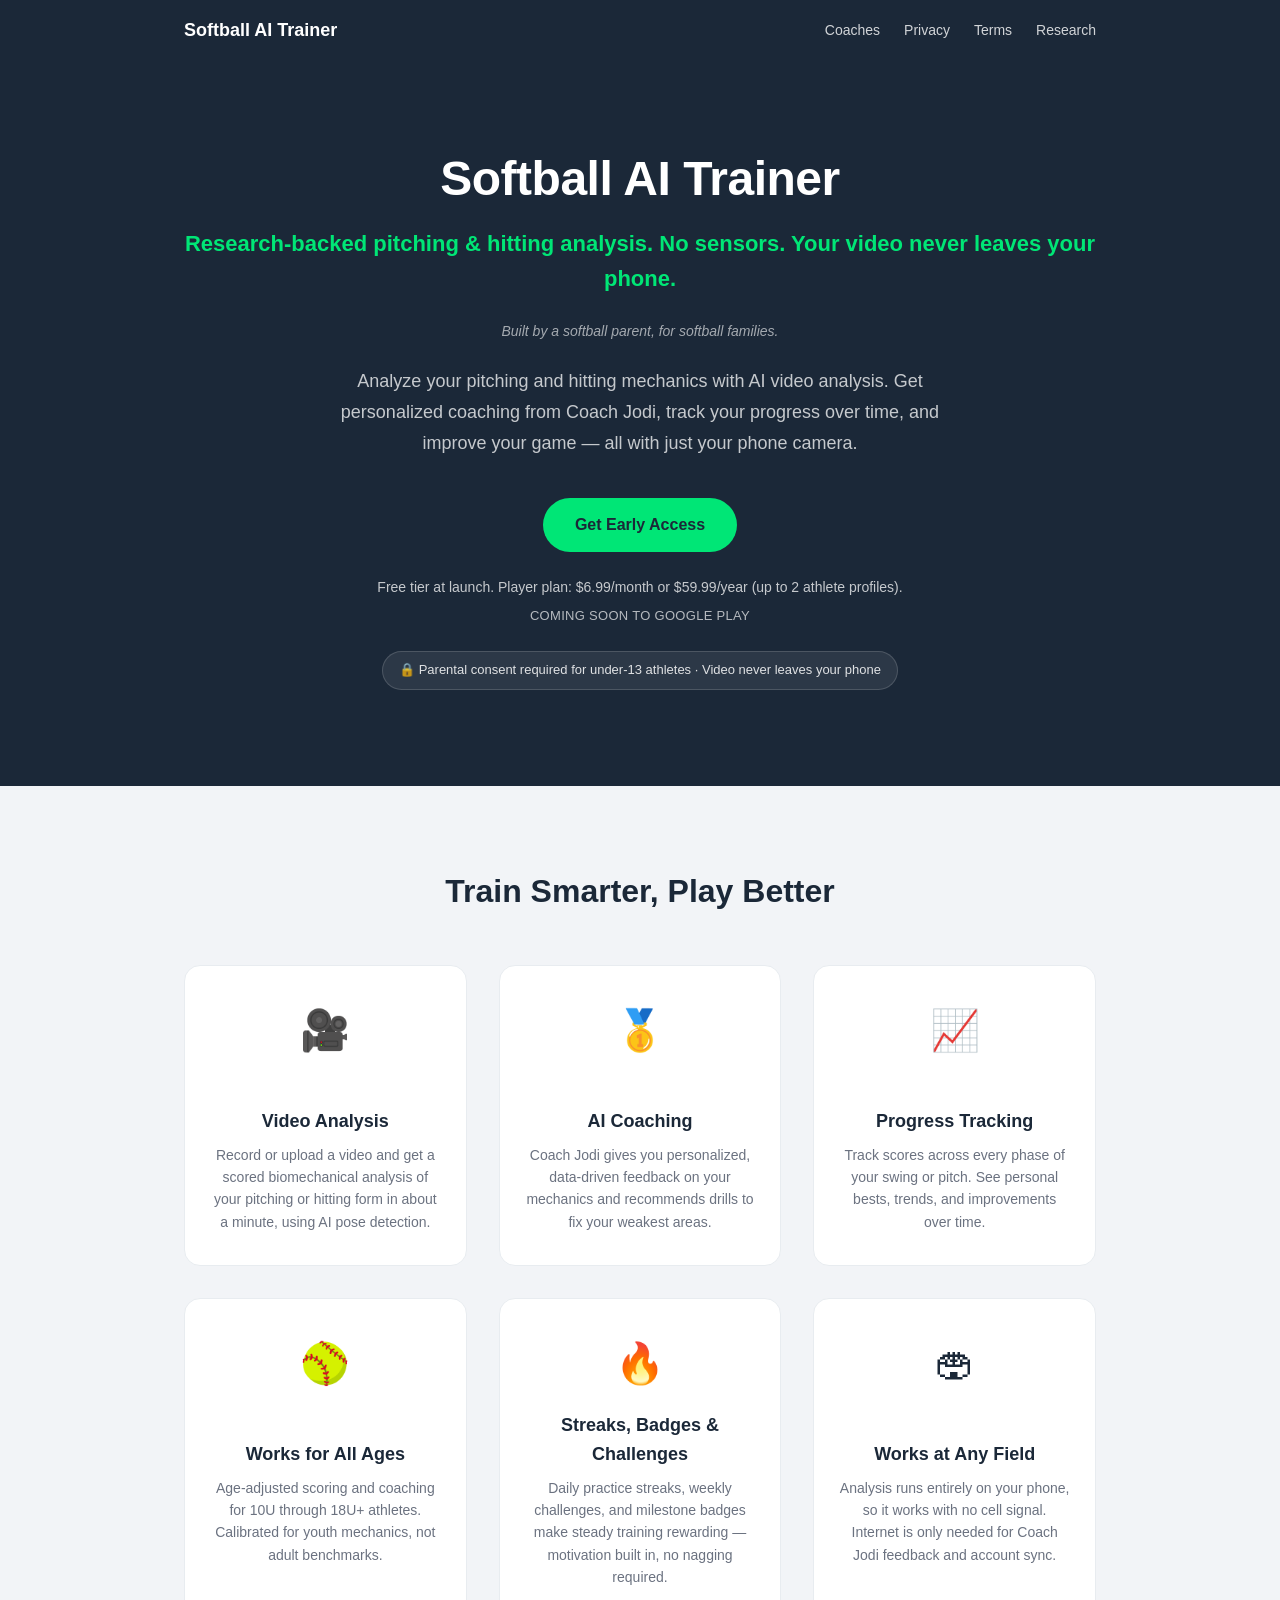
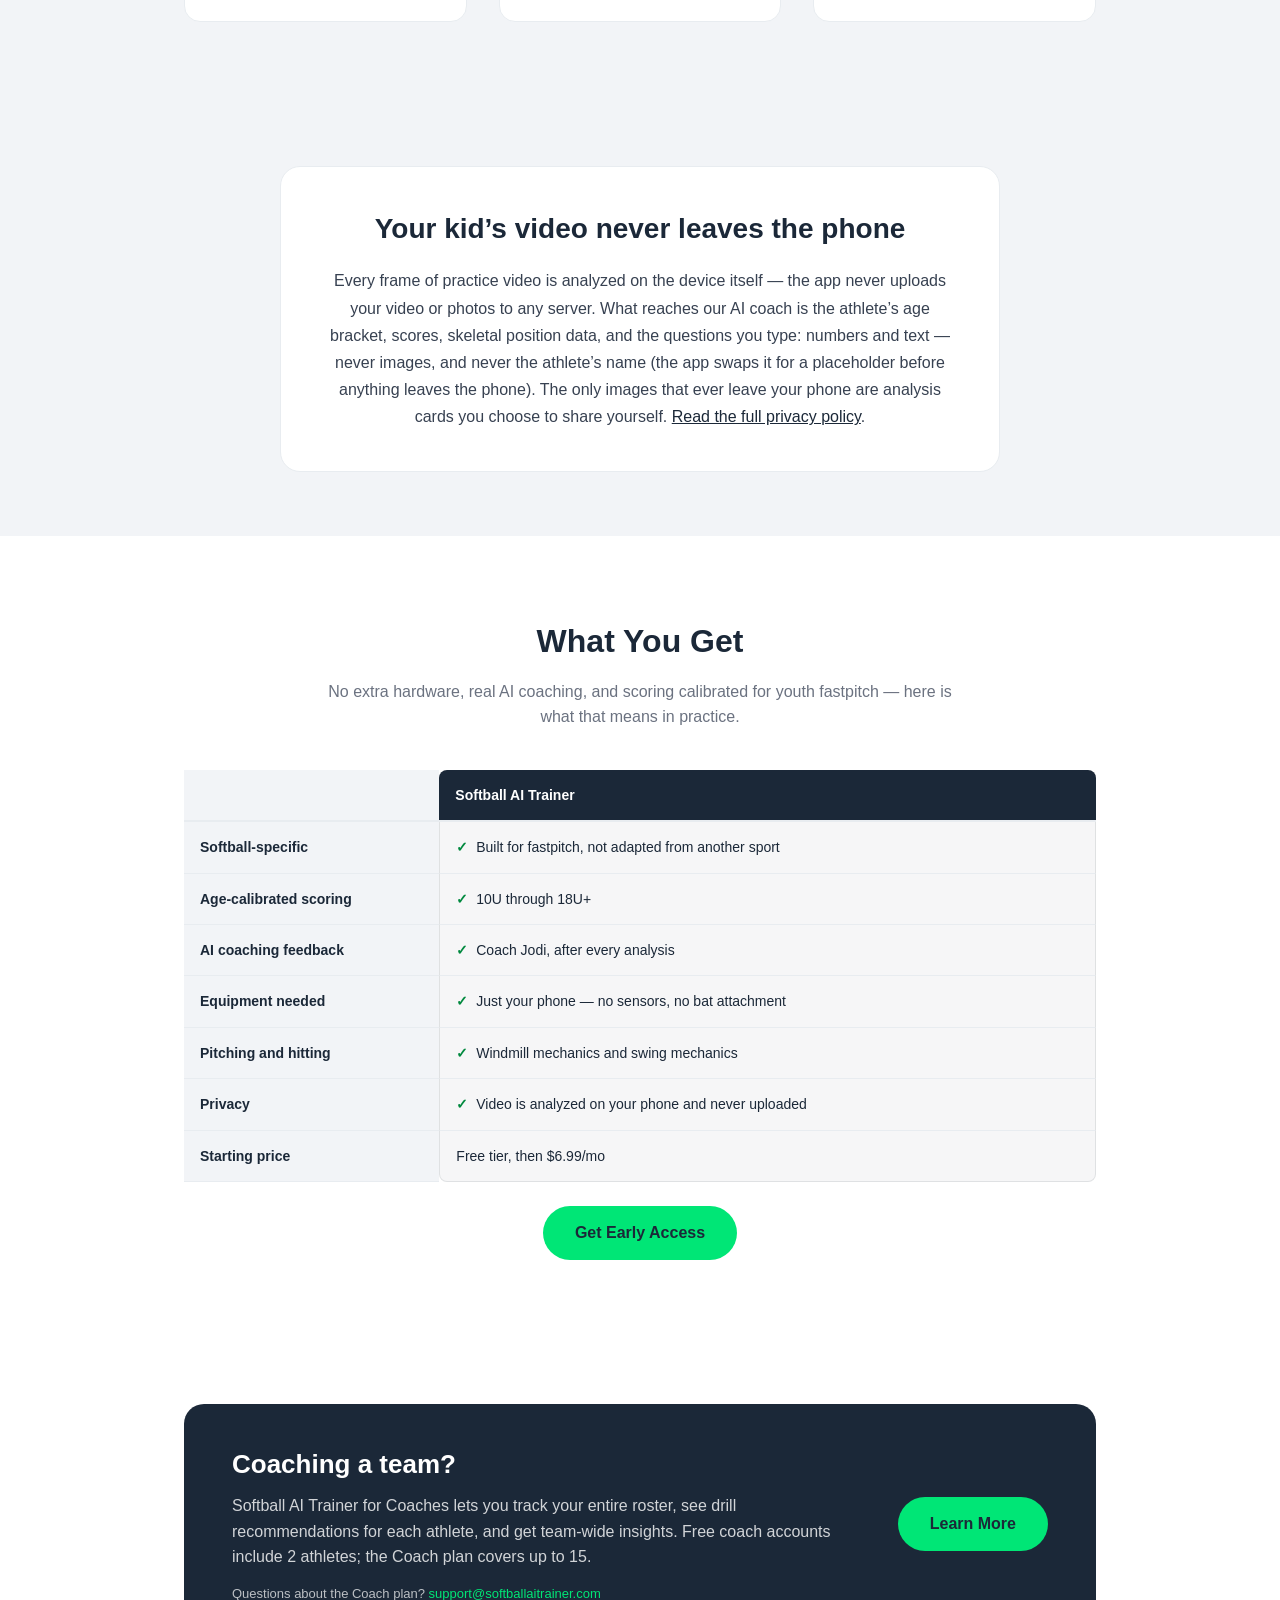
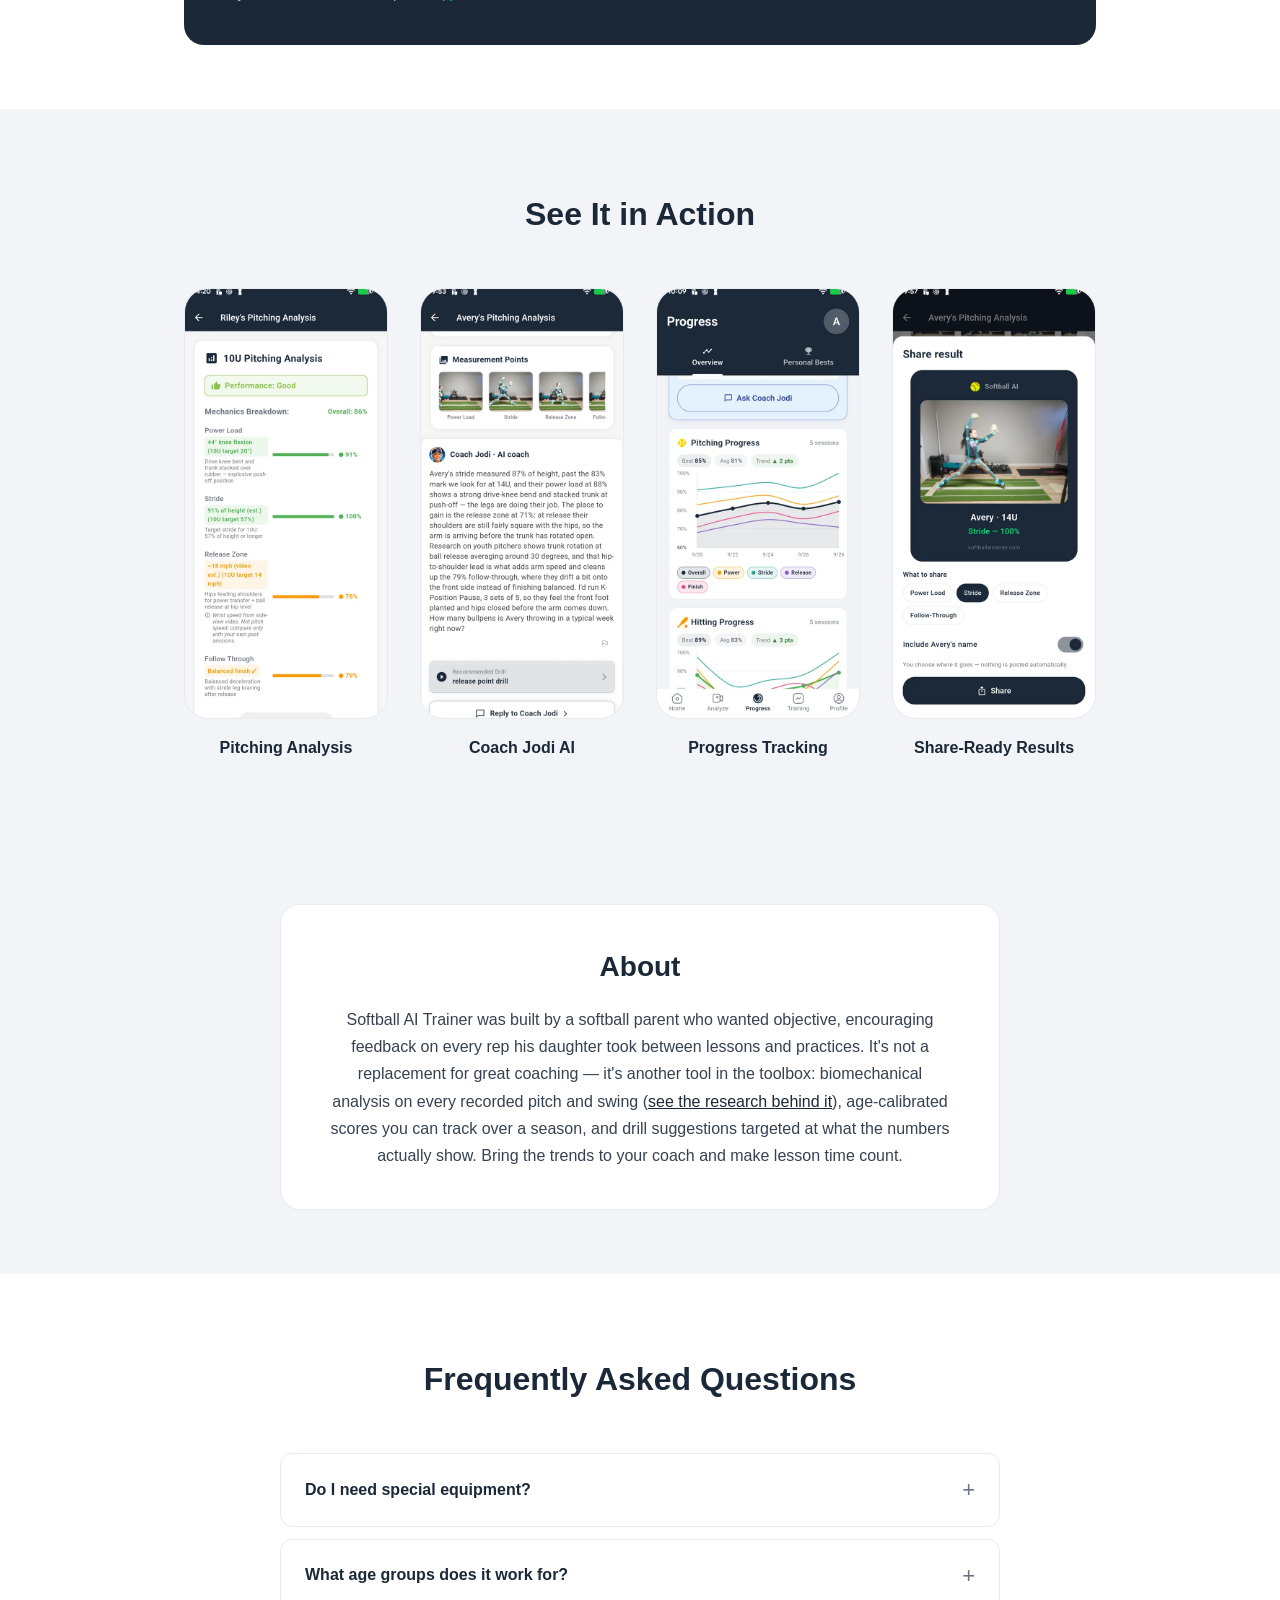
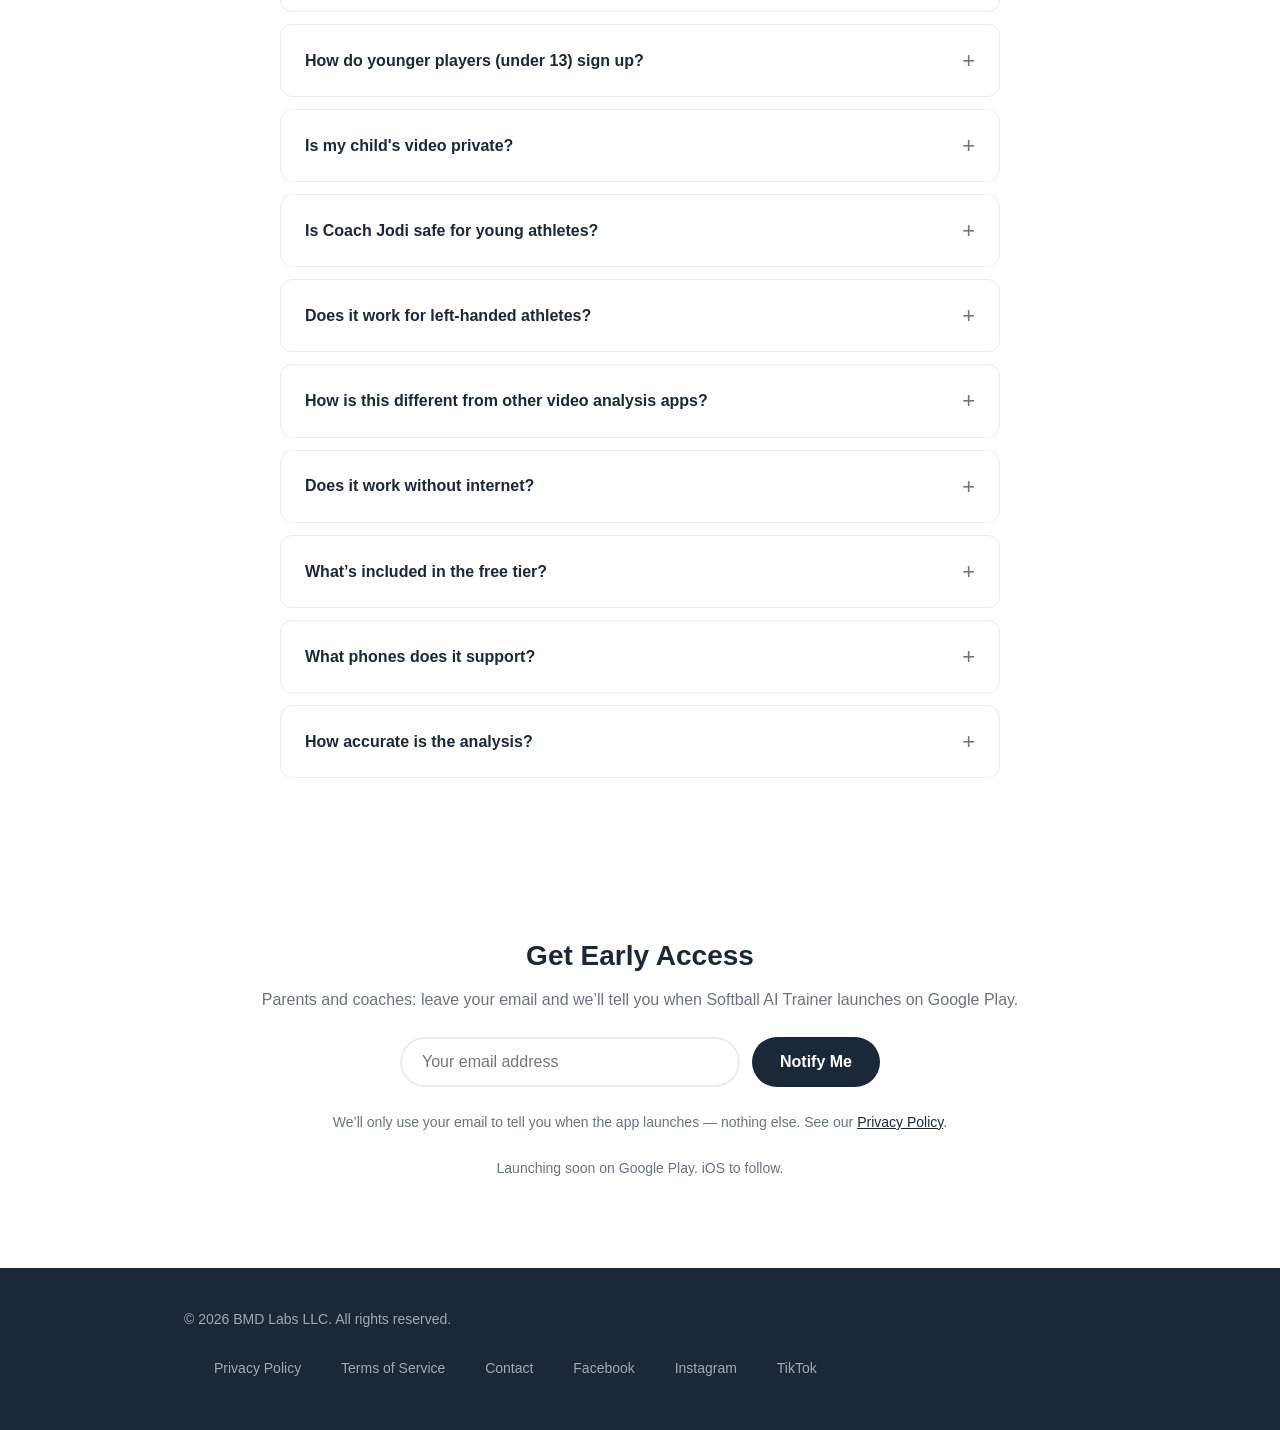
<file: index.html>
<!DOCTYPE html>
<html lang="en">
<head>
  <meta charset="UTF-8">
  <meta name="viewport" content="width=device-width, initial-scale=1.0">
  <title>Softball AI Trainer — Fastpitch Pitching &amp; Hitting Video Analysis App</title>
  <meta name="description" content="AI video analysis for fastpitch softball pitching and hitting mechanics. Personalized coaching from Coach Jodi. Works with just your phone camera.">
  <link rel="canonical" href="https://softballaitrainer.com/">
  <link rel="icon" type="image/svg+xml" href="/favicon.svg">
  <link rel="stylesheet" href="css/style.css?v=20260918">

  <!-- Open Graph / Facebook -->
  <meta property="og:type" content="website">
  <meta property="og:url" content="https://softballaitrainer.com/">
  <meta property="og:title" content="Softball AI Trainer — AI-Powered Softball Training">
  <meta property="og:description" content="AI video analysis for fastpitch pitching and hitting. Coach Jodi gives personalized feedback. Direct signup for ages 13+; parents can create accounts for younger athletes (10U–12U).">
  <meta property="og:image" content="https://softballaitrainer.com/og-image.png?v=4">
  <meta property="og:image:alt" content="Softball AI Trainer app icon with the tagline AI-Powered Softball Training">
  <meta name="twitter:image:alt" content="Softball AI Trainer app icon with the tagline AI-Powered Softball Training">
  <meta property="og:image:width" content="1200">
  <meta property="og:image:height" content="630">
  <meta property="og:site_name" content="Softball AI Trainer">

  <!-- Twitter -->
  <meta name="twitter:card" content="summary_large_image">
  <meta name="twitter:url" content="https://softballaitrainer.com/">
  <meta name="twitter:title" content="Softball AI Trainer — AI-Powered Softball Training">
  <meta name="twitter:description" content="AI video analysis for fastpitch pitching and hitting. Coach Jodi gives personalized feedback. Direct signup for ages 13+; parents can create accounts for younger athletes (10U–12U).">
  <meta name="twitter:image" content="https://softballaitrainer.com/og-image.png?v=4">

  <script type="application/ld+json">
  {
    "@context": "https://schema.org",
    "@graph": [
      {
        "@type": "Organization",
        "name": "BMD Labs LLC",
        "url": "https://softballaitrainer.com/",
        "email": "support@softballaitrainer.com",
        "telephone": "+1-937-350-1486",
        "address": {
          "@type": "PostalAddress",
          "streetAddress": "6545 Market Ave N, Ste 100",
          "addressLocality": "Canton",
          "addressRegion": "OH",
          "postalCode": "44721",
          "addressCountry": "US"
        },
        "sameAs": [
          "https://www.facebook.com/softballaitrainer",
          "https://www.instagram.com/softballaitrainer",
          "https://www.tiktok.com/@softballaitrainer"
        ]
      },
      {
        "@type": "SoftwareApplication",
        "name": "Softball AI Trainer",
        "operatingSystem": "Android",
        "applicationCategory": "SportsApplication",
        "description": "AI video analysis for fastpitch softball pitching and hitting mechanics. On-device processing — video never leaves the phone. Age-calibrated scoring for 10U through 18U+.",
        "offers": [
          { "@type": "Offer", "price": "0", "priceCurrency": "USD", "description": "Free tier" },
          { "@type": "Offer", "price": "6.99", "priceCurrency": "USD", "description": "Player plan, monthly" },
          { "@type": "Offer", "price": "59.99", "priceCurrency": "USD", "description": "Player plan, annual" },
          { "@type": "Offer", "price": "24.99", "priceCurrency": "USD", "description": "Coach plan, monthly" },
          { "@type": "Offer", "price": "199.99", "priceCurrency": "USD", "description": "Coach plan, annual" }
        ],
        "publisher": { "@type": "Organization", "name": "BMD Labs LLC" }
      },
      {
        "@type": "FAQPage",
        "mainEntity": [
          { "@type": "Question", "name": "Do I need special equipment?", "acceptedAnswer": { "@type": "Answer", "text": "Just your phone. No wearables, no sensors, no extra gear." } },
          { "@type": "Question", "name": "What age groups does it work for?", "acceptedAnswer": { "@type": "Answer", "text": "10U through 18U+. Scoring is calibrated for each age bracket, so a 10U pitcher isn't measured against 18U standards." } },
          { "@type": "Question", "name": "How do younger players (under 13) sign up?", "acceptedAnswer": { "@type": "Answer", "text": "Direct account signup is for ages 13 and up. For younger athletes, a parent or guardian creates an account and adds the child as an athlete profile through a parental consent flow designed to meet COPPA's verifiable-consent requirements." } },
          { "@type": "Question", "name": "Is my child's video private?", "acceptedAnswer": { "@type": "Answer", "text": "Yes. All video analysis happens on your device — the app never uploads your video or photos. AI coaching uses your athlete's age bracket, scores, skeletal position data, and the questions you type — never images or video, and never your athlete's name (the app swaps it for a placeholder before anything leaves the phone). The only images that leave your phone are analysis cards you choose to share yourself." } },
          { "@type": "Question", "name": "Is Coach Jodi safe for young athletes?", "acceptedAnswer": { "@type": "Answer", "text": "Coach Jodi is an AI coach and is labeled as one in the app. It runs behind a fixed safety prompt that keeps replies about softball and age-appropriate, defers health questions to a doctor or athletic trainer, and points anyone in distress to a trusted adult (and to 988 in the US). Every reply carries a Report flag that we review. Athletes are asked not to share personal details, the app never sends your athlete's name to the AI provider, under-13 athletes can only use Coach Jodi after a parent consents, and AI coaching can be turned off at any time in Settings." } },
          { "@type": "Question", "name": "Does it work for left-handed athletes?", "acceptedAnswer": { "@type": "Answer", "text": "Yes. Set your athlete's throwing and batting hand once, and every analysis scores accordingly." } },
          { "@type": "Question", "name": "How is this different from other video analysis apps?", "acceptedAnswer": { "@type": "Answer", "text": "Built specifically for fastpitch softball, with age-calibrated scoring and AI coaching personalized to your mechanics." } },
          { "@type": "Question", "name": "Does it work without internet?", "acceptedAnswer": { "@type": "Answer", "text": "Video analysis runs entirely on your phone, so you can record and analyze at any field with no signal. Internet is only needed for AI coaching feedback and account sync." } },
          { "@type": "Question", "name": "What's included in the free tier?", "acceptedAnswer": { "@type": "Answer", "text": "The free tier currently includes 12 video analyses per week, 3 Coach Jodi questions per day, your last 10 saved sessions, and 1 athlete profile (coach accounts: 2 athletes). The Player plan raises that to unlimited analyses and up to 2 athlete profiles; the Coach plan covers up to 15 athletes." } },
          { "@type": "Question", "name": "What phones does it support?", "acceptedAnswer": { "@type": "Answer", "text": "Android at launch (Google Play), with iOS to follow. Any modern Android phone works — newer phones simply analyze faster." } },
          { "@type": "Question", "name": "How accurate is the analysis?", "acceptedAnswer": { "@type": "Answer", "text": "Scoring is built on pose detection plus biomechanical metrics anchored to peer-reviewed fastpitch pitching research and established coaching standards, with age-specific targets. Accuracy depends on video quality and camera angle; methods and limitations are published on the research page." } }
        ]
      }
    ]
  }
  </script>
</head>
<body>

  <header class="site-header">
    <div class="container">
      <a href="/" class="logo">Softball AI Trainer</a>
      <nav>
        <a href="/coaches.html">Coaches</a>
        <a href="/privacy.html">Privacy</a>
        <a href="/terms.html">Terms</a>
        <a href="/research.html">Research</a>
      </nav>
    </div>
  </header>

  <main>
  <section class="hero">
    <div class="container">
      <h1>Softball AI Trainer</h1>
      <p class="tagline">Research-backed pitching &amp; hitting analysis. No sensors. Your video never leaves your phone.</p>
      <p class="humanizing">Built by a softball parent, for softball families.</p>
      <p class="description">
        Analyze your pitching and hitting mechanics with AI video analysis.
        Get personalized coaching from Coach Jodi, track your progress over time,
        and improve your game — all with just your phone camera.
      </p>
      <div class="cta-group">
        <a href="#signup" class="btn btn-green">Get Early Access</a>
      </div>
      <p class="pricing-line">Free tier at launch. Player plan: $6.99/month or $59.99/year (up to 2 athlete profiles).</p>
      <p class="launch-note">Coming soon to Google Play</p>
      <div class="hero-badges">
        <span class="hero-badge"><span aria-hidden="true">&#128274;</span> Parental consent required for under-13 athletes &middot; Video never leaves your phone</span>
      </div>
    </div>
  </section>

  <section class="features" id="features">
    <div class="container">
      <h2>Train Smarter, Play Better</h2>
      <div class="features-grid">

        <div class="feature-card">
          <span class="icon" aria-hidden="true">&#127909;</span>
          <h3>Video Analysis</h3>
          <p>Record or upload a video and get a scored biomechanical analysis of your pitching or hitting form in about a minute, using AI pose detection.</p>
        </div>

        <div class="feature-card">
          <span class="icon" aria-hidden="true">&#129351;</span>
          <h3>AI Coaching</h3>
          <p>Coach Jodi gives you personalized, data-driven feedback on your mechanics and recommends drills to fix your weakest areas.</p>
        </div>

        <div class="feature-card">
          <span class="icon" aria-hidden="true">&#128200;</span>
          <h3>Progress Tracking</h3>
          <p>Track scores across every phase of your swing or pitch. See personal bests, trends, and improvements over time.</p>
        </div>

        <div class="feature-card">
          <span class="icon" aria-hidden="true">&#129358;</span>
          <h3>Works for All Ages</h3>
          <p>Age-adjusted scoring and coaching for 10U through 18U+ athletes. Calibrated for youth mechanics, not adult benchmarks.</p>
        </div>

        <div class="feature-card">
          <span class="icon" aria-hidden="true">&#128293;</span>
          <h3>Streaks, Badges &amp; Challenges</h3>
          <p>Daily practice streaks, weekly challenges, and milestone badges make steady training rewarding &mdash; motivation built in, no nagging required.</p>
        </div>

        <div class="feature-card">
          <span class="icon" aria-hidden="true">&#127967;</span>
          <h3>Works at Any Field</h3>
          <p>Analysis runs entirely on your phone, so it works with no cell signal. Internet is only needed for Coach Jodi feedback and account sync.</p>
        </div>

      </div>
    </div>
  </section>

  <section class="about" id="privacy-promise">
    <div class="container">
      <div class="about-card">
        <h2>Your kid&rsquo;s video never leaves the phone</h2>
        <p>Every frame of practice video is analyzed on the device itself &mdash; the app never uploads your video or photos to any server. What reaches our AI coach is the athlete&rsquo;s age bracket, scores, skeletal position data, and the questions you type: numbers and text &mdash; never images, and never the athlete&rsquo;s name (the app swaps it for a placeholder before anything leaves the phone). The only images that ever leave your phone are analysis cards you choose to share yourself. <a href="/privacy.html">Read the full privacy policy</a>.</p>
      </div>
    </div>
  </section>

  <section class="comparison" id="compare">
    <div class="container">
      <h2>What You Get</h2>
      <p class="section-intro">No extra hardware, real AI coaching, and scoring calibrated for youth fastpitch &mdash; here is what that means in practice.</p>

      <div class="comparison-table-wrap">
        <table class="comparison-table">
          <thead>
            <tr>
              <th scope="col"><span class="sr-only">Feature</span></th>
              <th scope="col" class="us">Softball AI Trainer</th>
            </tr>
          </thead>
          <tbody>
            <tr>
              <th scope="row">Softball-specific</th>
              <td class="us"><span class="check">&#10003;</span> Built for fastpitch, not adapted from another sport</td>
            </tr>
            <tr>
              <th scope="row">Age-calibrated scoring</th>
              <td class="us"><span class="check">&#10003;</span> 10U through 18U+</td>
            </tr>
            <tr>
              <th scope="row">AI coaching feedback</th>
              <td class="us"><span class="check">&#10003;</span> Coach Jodi, after every analysis</td>
            </tr>
            <tr>
              <th scope="row">Equipment needed</th>
              <td class="us"><span class="check">&#10003;</span> Just your phone &mdash; no sensors, no bat attachment</td>
            </tr>
            <tr>
              <th scope="row">Pitching and hitting</th>
              <td class="us"><span class="check">&#10003;</span> Windmill mechanics and swing mechanics</td>
            </tr>
            <tr>
              <th scope="row">Privacy</th>
              <td class="us"><span class="check">&#10003;</span> Video is analyzed on your phone and never uploaded</td>
            </tr>
            <tr>
              <th scope="row">Starting price</th>
              <td class="us">Free tier, then $6.99/mo</td>
            </tr>
          </tbody>
        </table>
      </div>

      <div class="cta-group" style="text-align:center; margin-top: 24px;">
        <a href="#signup" class="btn btn-green">Get Early Access</a>
      </div>
    </div>
  </section>

  <section class="coach-callout" id="coaches">
    <div class="container">
      <div class="coach-card">
        <div class="coach-card-content">
          <h2>Coaching a team?</h2>
          <p>Softball AI Trainer for Coaches lets you track your entire roster, see drill recommendations for each athlete, and get team-wide insights. Free coach accounts include 2 athletes; the Coach plan covers up to 15.</p>
          <p class="coach-contact">Questions about the Coach plan? <a href="mailto:support@softballaitrainer.com">support@softballaitrainer.com</a></p>
        </div>
        <a href="/coaches.html" class="btn btn-green">Learn More</a>
      </div>
    </div>
  </section>

  <section class="screenshots" id="screenshots">
    <div class="container">
      <h2>See It in Action</h2>
      <div class="screenshots-grid">

        <div class="screenshot-card">
          <div class="screenshot-frame">
            <img src="screenshots/pitching-analysis.webp?v=20260926b" width="560" height="1244" loading="lazy" decoding="async" alt="10U pitching analysis: phase scores with each measurement next to its 10U target" onerror="this.style.display='none';this.nextElementSibling.style.display='flex';">
            <div class="screenshot-placeholder">Screenshot Coming Soon</div>
          </div>
          <p class="screenshot-caption">Pitching Analysis</p>
        </div>

        <div class="screenshot-card">
          <div class="screenshot-frame">
            <img src="screenshots/coach-jodi.webp?v=20260926" width="560" height="1244" loading="lazy" decoding="async" alt="Pitching keyframes with skeletal overlays above Coach Jodi's AI feedback and a recommended drill" onerror="this.style.display='none';this.nextElementSibling.style.display='flex';">
            <div class="screenshot-placeholder">Screenshot Coming Soon</div>
          </div>
          <p class="screenshot-caption">Coach Jodi AI</p>
        </div>

        <div class="screenshot-card">
          <div class="screenshot-frame">
            <img src="screenshots/progress.webp?v=20260926" width="560" height="1244" loading="lazy" decoding="async" alt="Progress dashboard with pitching and hitting score charts" onerror="this.style.display='none';this.nextElementSibling.style.display='flex';">
            <div class="screenshot-placeholder">Screenshot Coming Soon</div>
          </div>
          <p class="screenshot-caption">Progress Tracking</p>
        </div>

        <div class="screenshot-card">
          <div class="screenshot-frame">
            <img src="screenshots/share-card.webp?v=20260926" width="560" height="1244" loading="lazy" decoding="async" alt="Share sheet with a stride keyframe results card and a name privacy toggle" onerror="this.style.display='none';this.nextElementSibling.style.display='flex';">
            <div class="screenshot-placeholder">Screenshot Coming Soon</div>
          </div>
          <p class="screenshot-caption">Share-Ready Results</p>
        </div>

      </div>
    </div>
  </section>

  <section class="about" id="about">
    <div class="container">
      <div class="about-card">
        <h2>About</h2>
        <p>Softball AI Trainer was built by a softball parent who wanted objective, encouraging feedback on every rep his daughter took between lessons and practices. It's not a replacement for great coaching &mdash; it's another tool in the toolbox: biomechanical analysis on every recorded pitch and swing (<a href="/research.html">see the research behind it</a>), age-calibrated scores you can track over a season, and drill suggestions targeted at what the numbers actually show. Bring the trends to your coach and make lesson time count.</p>
      </div>
    </div>
  </section>

  <section class="faq" id="faq">
    <div class="container">
      <h2>Frequently Asked Questions</h2>
      <div class="faq-list">

        <details class="faq-item">
          <summary>Do I need special equipment?</summary>
          <p>Just your phone. No wearables, no sensors, no extra gear.</p>
        </details>

        <details class="faq-item">
          <summary>What age groups does it work for?</summary>
          <p>10U through 18U+. Scoring is calibrated for each age bracket, so a 10U pitcher isn't measured against 18U standards.</p>
        </details>

        <details class="faq-item">
          <summary>How do younger players (under 13) sign up?</summary>
          <p>Direct account signup is for ages 13 and up. For younger athletes, a parent or guardian creates an account and adds the child as an athlete profile through a parental consent flow designed to meet COPPA's verifiable-consent requirements. A parent can manage 1 athlete on the free tier, up to 2 on the Player plan.</p>
        </details>

        <details class="faq-item">
          <summary>Is my child's video private?</summary>
          <p>Yes. All video analysis happens on your device &mdash; the app never uploads your video or photos. AI coaching uses your athlete's age bracket, scores, skeletal position data, and the questions you type &mdash; never images or video, and never your athlete's name (the app swaps it for a placeholder before anything leaves the phone). The only images that leave your phone are analysis cards you choose to share yourself. See our <a href="/privacy.html">Privacy Policy</a> for the full details.</p>
        </details>

        <details class="faq-item">
          <summary>Is Coach Jodi safe for young athletes?</summary>
          <p>Coach Jodi is an AI coach and is labeled as one in the app. It runs behind a fixed safety prompt that keeps replies about softball and age-appropriate, defers health questions to a doctor or athletic trainer, and points anyone in distress to a trusted adult (and to 988 in the US). Every reply carries a Report flag that we review. Athletes are asked not to share personal details, the app never sends your athlete's name to the AI provider, under-13 athletes can only use Coach Jodi after a parent consents, and AI coaching can be turned off at any time in Settings.</p>
        </details>

        <details class="faq-item">
          <summary>Does it work for left-handed athletes?</summary>
          <p>Yes. Set your athlete's throwing and batting hand once, and every analysis scores accordingly &mdash; left-handed mechanics are first-class, not mirrored afterthoughts.</p>
        </details>

        <details class="faq-item">
          <summary>How is this different from other video analysis apps?</summary>
          <p>Built specifically for fastpitch softball, with age-calibrated scoring and AI coaching personalized to your mechanics.</p>
        </details>

        <details class="faq-item">
          <summary>Does it work without internet?</summary>
          <p>Video analysis runs entirely on your phone, so you can record and analyze at any field with no signal. An internet connection is only needed for Coach Jodi's AI feedback and syncing your account.</p>
        </details>

        <details class="faq-item">
          <summary>What&rsquo;s included in the free tier?</summary>
          <p>The free tier currently includes 12 video analyses per week, 3 Coach Jodi questions per day, your last 10 saved sessions, and 1 athlete profile (coach accounts: 2 athletes). The Player plan raises that to unlimited analyses and up to 2 athlete profiles; the Coach plan covers up to 15 athletes.</p>
        </details>

        <details class="faq-item">
          <summary>What phones does it support?</summary>
          <p>Android at launch (Google Play), with iOS to follow. Any modern Android phone works &mdash; newer phones simply analyze faster.</p>
        </details>

        <details class="faq-item">
          <summary>How accurate is the analysis?</summary>
          <p>Scoring is built on pose detection plus biomechanical metrics anchored to peer-reviewed fastpitch pitching research and established coaching standards, with age-specific targets. It&rsquo;s a training aid, not a lab: accuracy depends on video quality and camera angle, and we publish our methods and limitations openly on the <a href="/research.html">research page</a>.</p>
        </details>

      </div>
    </div>
  </section>

  <section class="signup" id="signup">
    <div class="container">
      <h2>Get Early Access</h2>
      <p>Parents and coaches: leave your email and we&rsquo;ll tell you when Softball AI Trainer launches on Google Play.</p>
      <form class="signup-form" action="https://formspree.io/f/moeqejey" method="POST">
        <input type="email" name="email" placeholder="Your email address" aria-label="Email address" required>
        <input type="hidden" name="source" value="player-landing">
        <input type="hidden" name="_subject" value="New waitlist signup — Player">
        <input type="text" name="_gotcha" tabindex="-1" autocomplete="off"
               aria-hidden="true" style="display:none">
        <button type="submit">Notify Me</button>
      </form>
        <p class="timeline-note">We&rsquo;ll only use your email to tell you when the app launches — nothing else. See our <a href="/privacy.html">Privacy Policy</a>.</p>
      <p class="timeline-note">
        Launching soon on Google Play. iOS to follow.
      </p>
    </div>
  </section>

  </main>

  <footer class="site-footer">
    <div class="container">
      <span>&copy; 2026 BMD Labs LLC. All rights reserved.</span>
      <div>
        <a href="/privacy.html">Privacy Policy</a>
        <a href="/terms.html">Terms of Service</a>
        <a href="mailto:support@softballaitrainer.com">Contact</a>
        <a href="https://www.facebook.com/softballaitrainer" target="_blank" rel="noopener">Facebook</a>
        <a href="https://www.instagram.com/softballaitrainer" target="_blank" rel="noopener">Instagram</a>
        <a href="https://www.tiktok.com/@softballaitrainer" target="_blank" rel="noopener">TikTok</a>
      </div>
    </div>
  </footer>


<script>
  document.querySelectorAll('form[action*="formspree"]').forEach(function (f) {
    f.addEventListener('submit', function (e) {
      e.preventDefault();
      var btn = f.querySelector('button');
      var old = btn ? btn.textContent : '';
      if (btn) { btn.disabled = true; btn.textContent = 'Joining…'; }
      fetch(f.action, { method: 'POST', body: new FormData(f),
                        headers: { 'Accept': 'application/json' } })
        .then(function (r) {
          if (!r.ok) throw new Error('bad status');
          f.innerHTML = '<p class="form-success" role="status" tabindex="-1"><span aria-hidden="true">🥎</span> You’re on the list! We’ll email you when the app launches.</p>';
          f.firstElementChild.focus();
        })
        .catch(function () {
          if (btn) { btn.disabled = false; btn.textContent = old; }
          var err = f.querySelector('.form-error');
          if (!err) {
            err = document.createElement('p');
            err.className = 'form-error';
            err.setAttribute('role', 'alert');
            f.appendChild(err);
          }
          err.textContent = 'Something went wrong — please try again, or email support@softballaitrainer.com.';
        });
    });
  });
</script>
</body>
</html>
</file>
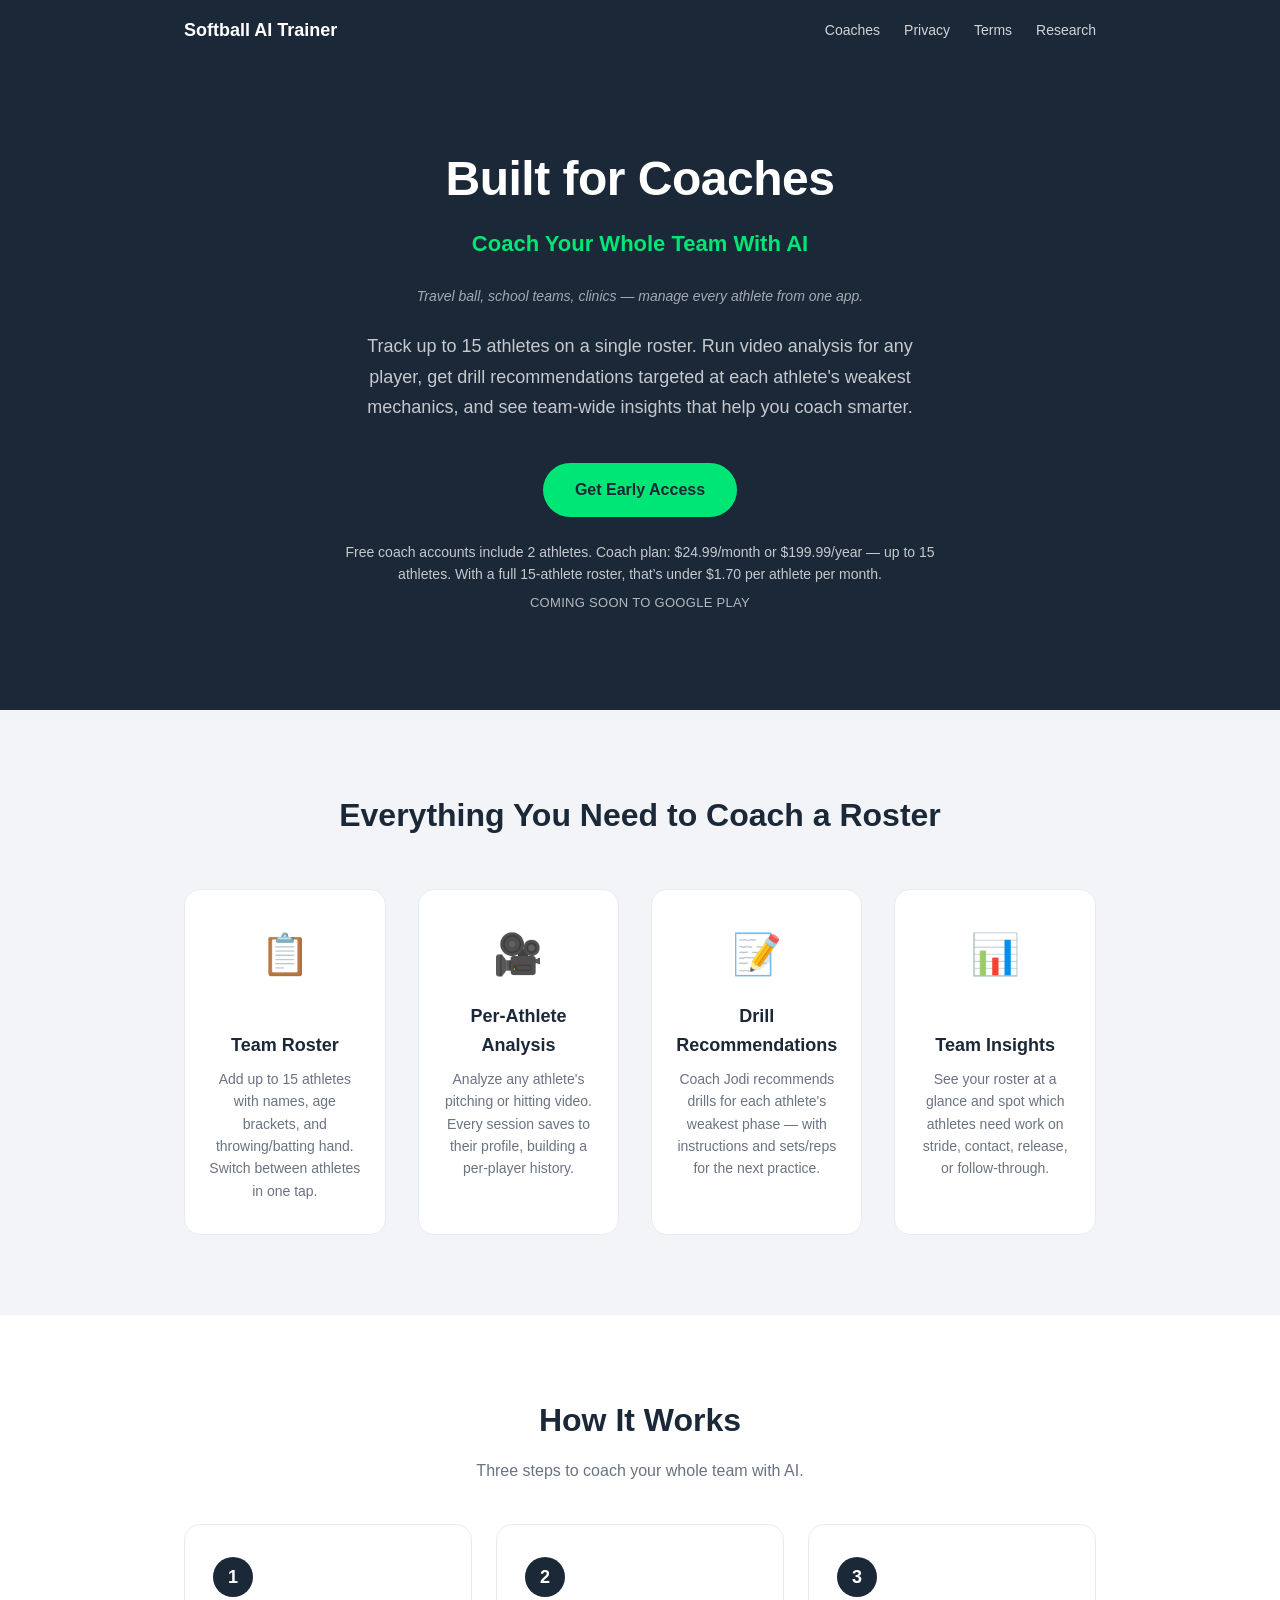
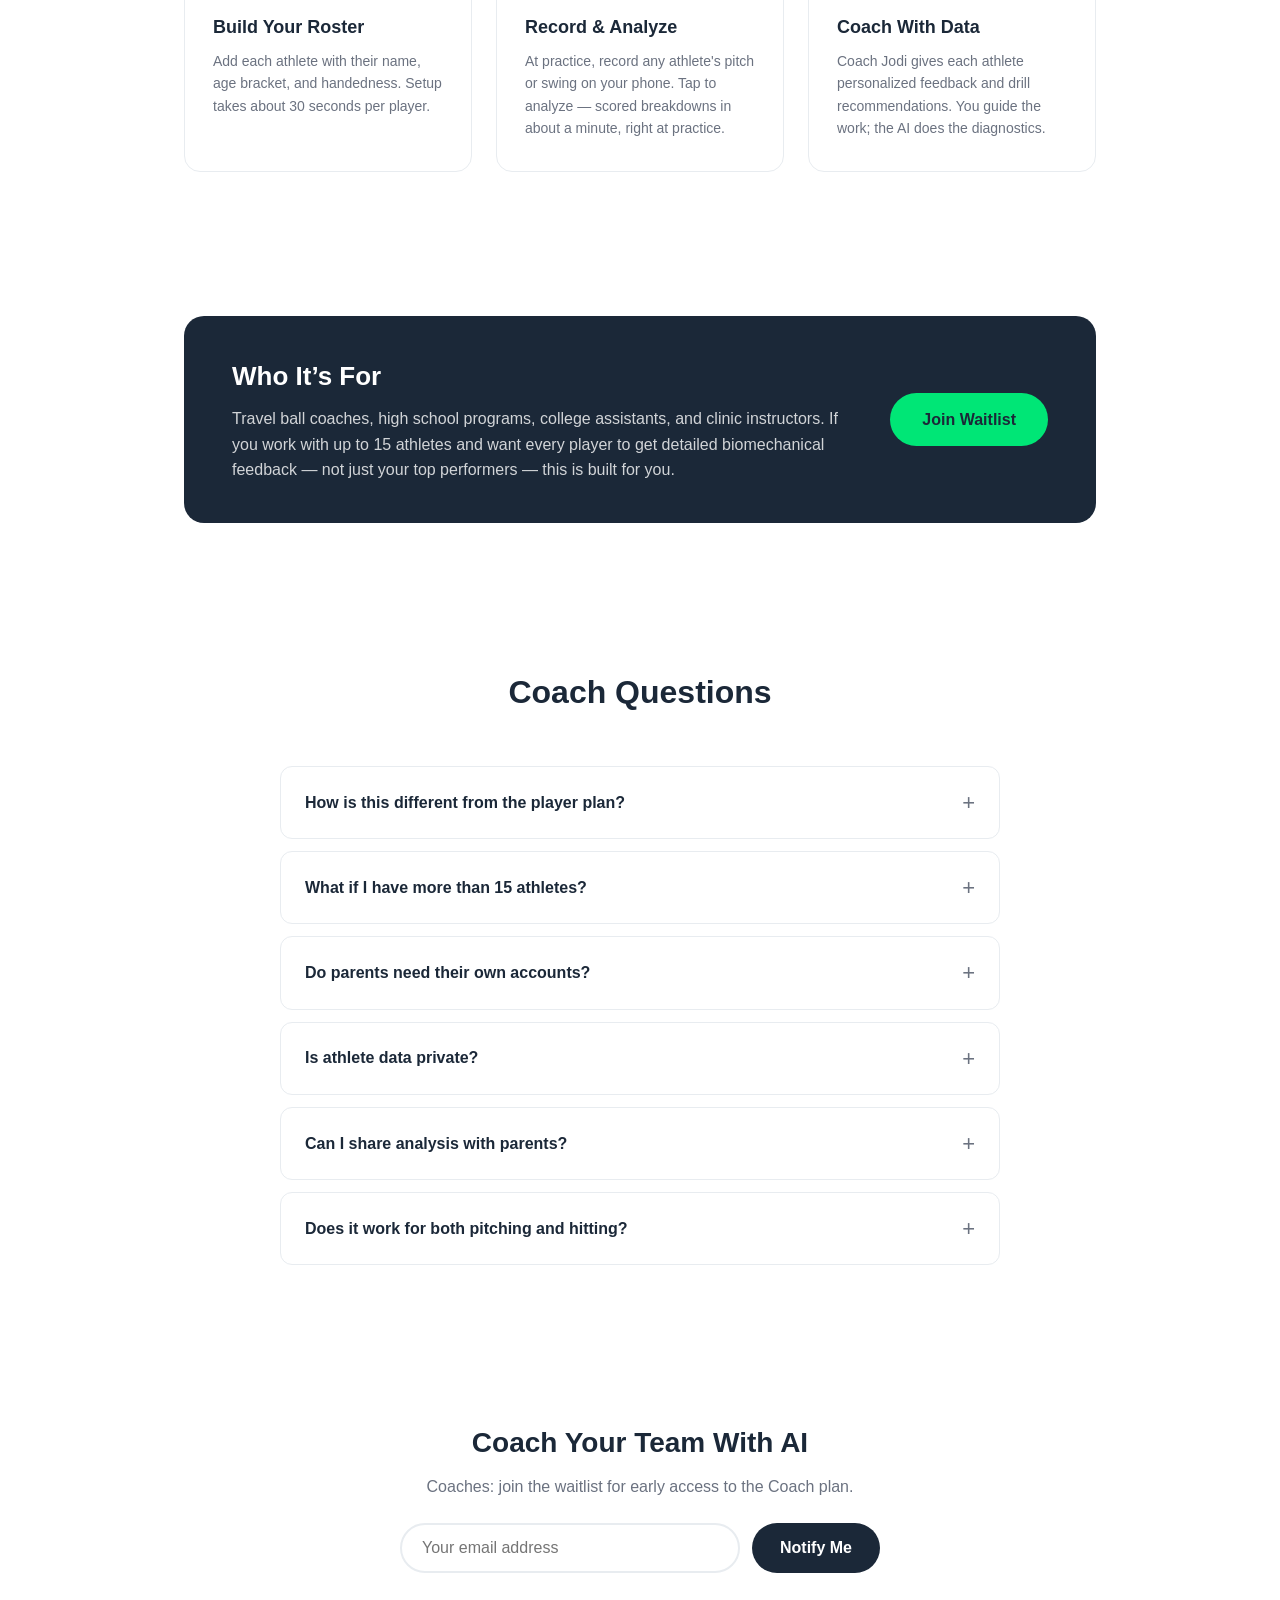
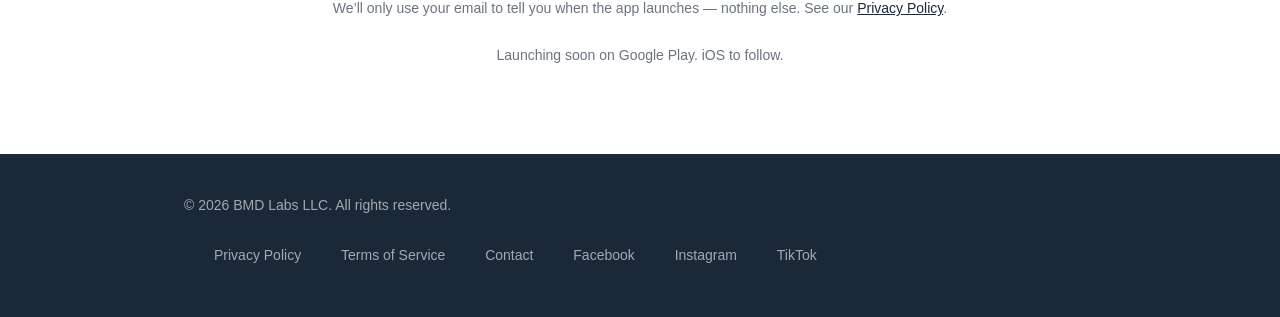
<file: coaches.html>
<!DOCTYPE html>
<html lang="en">
<head>
  <meta charset="UTF-8">
  <meta name="viewport" content="width=device-width, initial-scale=1.0">
  <title>For Coaches — Softball AI Trainer</title>
  <meta name="description" content="Track your entire softball roster, see drill recommendations for each athlete, and get team-wide insights. Built for travel ball, school teams, and clinics.">
  <link rel="canonical" href="https://softballaitrainer.com/coaches.html">
  <link rel="icon" type="image/svg+xml" href="/favicon.svg">
  <link rel="stylesheet" href="css/style.css?v=20260918">

  <!-- Open Graph / Facebook -->
  <meta property="og:type" content="website">
  <meta property="og:url" content="https://softballaitrainer.com/coaches.html">
  <meta property="og:title" content="Softball AI Trainer for Coaches">
  <meta property="og:description" content="Track your entire softball roster, see drill recommendations for each athlete, and get team-wide insights. Up to 15 athletes on one plan.">
  <meta property="og:image" content="https://softballaitrainer.com/og-image.png?v=4">
  <meta property="og:image:alt" content="Softball AI Trainer app icon with the tagline AI-Powered Softball Training">
  <meta name="twitter:image:alt" content="Softball AI Trainer app icon with the tagline AI-Powered Softball Training">
  <meta property="og:image:width" content="1200">
  <meta property="og:image:height" content="630">
  <meta property="og:site_name" content="Softball AI Trainer">

  <!-- Twitter -->
  <meta name="twitter:card" content="summary_large_image">
  <meta name="twitter:url" content="https://softballaitrainer.com/coaches.html">
  <meta name="twitter:title" content="Softball AI Trainer for Coaches">
  <meta name="twitter:description" content="Track your entire softball roster, see drill recommendations for each athlete, and get team-wide insights. Up to 15 athletes on one plan.">
  <meta name="twitter:image" content="https://softballaitrainer.com/og-image.png?v=4">
</head>
<body>

  <header class="site-header">
    <div class="container">
      <a href="/" class="logo">Softball AI Trainer</a>
      <nav>
        <a href="/coaches.html">Coaches</a>
        <a href="/privacy.html">Privacy</a>
        <a href="/terms.html">Terms</a>
        <a href="/research.html">Research</a>
      </nav>
    </div>
  </header>

  <main>
  <section class="hero">
    <div class="container">
      <h1>Built for Coaches</h1>
      <p class="tagline">Coach Your Whole Team With AI</p>
      <p class="humanizing">Travel ball, school teams, clinics &mdash; manage every athlete from one app.</p>
      <p class="description">
        Track up to 15 athletes on a single roster. Run video analysis for any player, get drill recommendations targeted at each athlete's weakest mechanics, and see team-wide insights that help you coach smarter.
      </p>
      <div class="cta-group">
        <a href="#signup" class="btn btn-green">Get Early Access</a>
      </div>
      <p class="pricing-line">Free coach accounts include 2 athletes. Coach plan: $24.99/month or $199.99/year &mdash; up to 15 athletes. With a full 15-athlete roster, that&rsquo;s under $1.70 per athlete per month.</p>
      <p class="launch-note">Coming soon to Google Play</p>
    </div>
  </section>

  <section class="features" id="features">
    <div class="container">
      <h2>Everything You Need to Coach a Roster</h2>
      <div class="features-grid features-grid--4">

        <div class="feature-card">
          <span class="icon" aria-hidden="true">&#128203;</span>
          <h3>Team Roster</h3>
          <p>Add up to 15 athletes with names, age brackets, and throwing/batting hand. Switch between athletes in one tap.</p>
        </div>

        <div class="feature-card">
          <span class="icon" aria-hidden="true">&#127909;</span>
          <h3>Per-Athlete Analysis</h3>
          <p>Analyze any athlete's pitching or hitting video. Every session saves to their profile, building a per-player history.</p>
        </div>

        <div class="feature-card">
          <span class="icon" aria-hidden="true">&#128221;</span>
          <h3>Drill Recommendations</h3>
          <p>Coach Jodi recommends drills for each athlete's weakest phase &mdash; with instructions and sets/reps for the next practice.</p>
        </div>

        <div class="feature-card">
          <span class="icon" aria-hidden="true">&#128202;</span>
          <h3>Team Insights</h3>
          <p>See your roster at a glance and spot which athletes need work on stride, contact, release, or follow-through.</p>
        </div>

      </div>
    </div>
  </section>

  <section class="comparison" id="how-it-works">
    <div class="container">
      <h2>How It Works</h2>
      <p class="section-intro">Three steps to coach your whole team with AI.</p>

      <div class="steps-grid">

        <div class="step-card">
          <div class="step-number">1</div>
          <h3>Build Your Roster</h3>
          <p>Add each athlete with their name, age bracket, and handedness. Setup takes about 30 seconds per player.</p>
        </div>

        <div class="step-card">
          <div class="step-number">2</div>
          <h3>Record &amp; Analyze</h3>
          <p>At practice, record any athlete's pitch or swing on your phone. Tap to analyze &mdash; scored breakdowns in about a minute, right at practice.</p>
        </div>

        <div class="step-card">
          <div class="step-number">3</div>
          <h3>Coach With Data</h3>
          <p>Coach Jodi gives each athlete personalized feedback and drill recommendations. You guide the work; the AI does the diagnostics.</p>
        </div>

      </div>
    </div>
  </section>

  <section class="coach-callout" id="who-its-for">
    <div class="container">
      <div class="coach-card">
        <div class="coach-card-content">
          <h2>Who It&rsquo;s For</h2>
          <p>Travel ball coaches, high school programs, college assistants, and clinic instructors. If you work with up to 15 athletes and want every player to get detailed biomechanical feedback &mdash; not just your top performers &mdash; this is built for you.</p>
        </div>
        <a href="#signup" class="btn btn-green">Join Waitlist</a>
      </div>
    </div>
  </section>

  <section class="faq" id="faq">
    <div class="container">
      <h2>Coach Questions</h2>
      <div class="faq-list">

        <details class="faq-item">
          <summary>How is this different from the player plan?</summary>
          <p>The Coach plan adds a roster system. You can manage up to 15 athletes from one account, with separate analysis history and drill recommendations for each player. A free coach account includes 2 athletes, so a bigger roster needs the Coach plan.</p>
        </details>

        <details class="faq-item">
          <summary>What if I have more than 15 athletes?</summary>
          <p>Contact us at <a href="mailto:support@softballaitrainer.com">support@softballaitrainer.com</a>. Tell us about your program size and we&rsquo;ll follow up with options.</p>
        </details>

        <details class="faq-item">
          <summary>Do parents need their own accounts?</summary>
          <p>No. As the coach, you manage all athlete profiles under your account. If a parent wants their own dashboard for their child, they can create their own account separately (free tier: 1 athlete; Player plan: up to 2).</p>
        </details>

        <details class="faq-item">
          <summary>Is athlete data private?</summary>
          <p>Yes. All video analysis happens on your device &mdash; the app never uploads video or photos to any server. Athlete data is stored under your account and is not visible to other users; we share limited data only with the service providers listed in our <a href="/privacy.html">Privacy Policy</a> to operate the app. For athletes under 13, analysis stays locked until the child's parent grants consent through a secure link you send them &mdash; parental consent is built in, not bolted on.</p>
        </details>

        <details class="faq-item">
          <summary>Can I share analysis with parents?</summary>
          <p>Yes &mdash; you choose what to share. You can send an analysis card (athlete first name, scores, and a keyframe image) to a parent by text or email from your device's share sheet. Nothing is shared unless you explicitly send it.</p>
        </details>

        <details class="faq-item">
          <summary>Does it work for both pitching and hitting?</summary>
          <p>Yes. Every athlete can have both pitching and hitting analyses. Coach Jodi provides skill-specific feedback for each.</p>
        </details>

      </div>
    </div>
  </section>

  <section class="signup" id="signup">
    <div class="container">
      <h2>Coach Your Team With AI</h2>
      <p>Coaches: join the waitlist for early access to the Coach plan.</p>
      <form class="signup-form" action="https://formspree.io/f/moeqejey" method="POST">
        <input type="email" name="email" placeholder="Your email address" aria-label="Email address" required>
        <input type="hidden" name="source" value="coach-landing">
        <input type="hidden" name="_subject" value="New waitlist signup — Coach">
        <input type="text" name="_gotcha" tabindex="-1" autocomplete="off"
               aria-hidden="true" style="display:none">
        <button type="submit">Notify Me</button>
      </form>
        <p class="timeline-note">We&rsquo;ll only use your email to tell you when the app launches — nothing else. See our <a href="/privacy.html">Privacy Policy</a>.</p>
      <p class="timeline-note">
        Launching soon on Google Play. iOS to follow.
      </p>
    </div>
  </section>

  </main>

  <footer class="site-footer">
    <div class="container">
      <span>&copy; 2026 BMD Labs LLC. All rights reserved.</span>
      <div>
        <a href="/privacy.html">Privacy Policy</a>
        <a href="/terms.html">Terms of Service</a>
        <a href="mailto:support@softballaitrainer.com">Contact</a>
        <a href="https://www.facebook.com/softballaitrainer" target="_blank" rel="noopener">Facebook</a>
        <a href="https://www.instagram.com/softballaitrainer" target="_blank" rel="noopener">Instagram</a>
        <a href="https://www.tiktok.com/@softballaitrainer" target="_blank" rel="noopener">TikTok</a>
      </div>
    </div>
  </footer>


<script>
  document.querySelectorAll('form[action*="formspree"]').forEach(function (f) {
    f.addEventListener('submit', function (e) {
      e.preventDefault();
      var btn = f.querySelector('button');
      var old = btn ? btn.textContent : '';
      if (btn) { btn.disabled = true; btn.textContent = 'Joining…'; }
      fetch(f.action, { method: 'POST', body: new FormData(f),
                        headers: { 'Accept': 'application/json' } })
        .then(function (r) {
          if (!r.ok) throw new Error('bad status');
          f.innerHTML = '<p class="form-success" role="status" tabindex="-1"><span aria-hidden="true">🥎</span> You’re on the list! We’ll email you when the app launches.</p>';
          f.firstElementChild.focus();
        })
        .catch(function () {
          if (btn) { btn.disabled = false; btn.textContent = old; }
          var err = f.querySelector('.form-error');
          if (!err) {
            err = document.createElement('p');
            err.className = 'form-error';
            err.setAttribute('role', 'alert');
            f.appendChild(err);
          }
          err.textContent = 'Something went wrong — please try again, or email support@softballaitrainer.com.';
        });
    });
  });
</script>
</body>
</html>
</file>
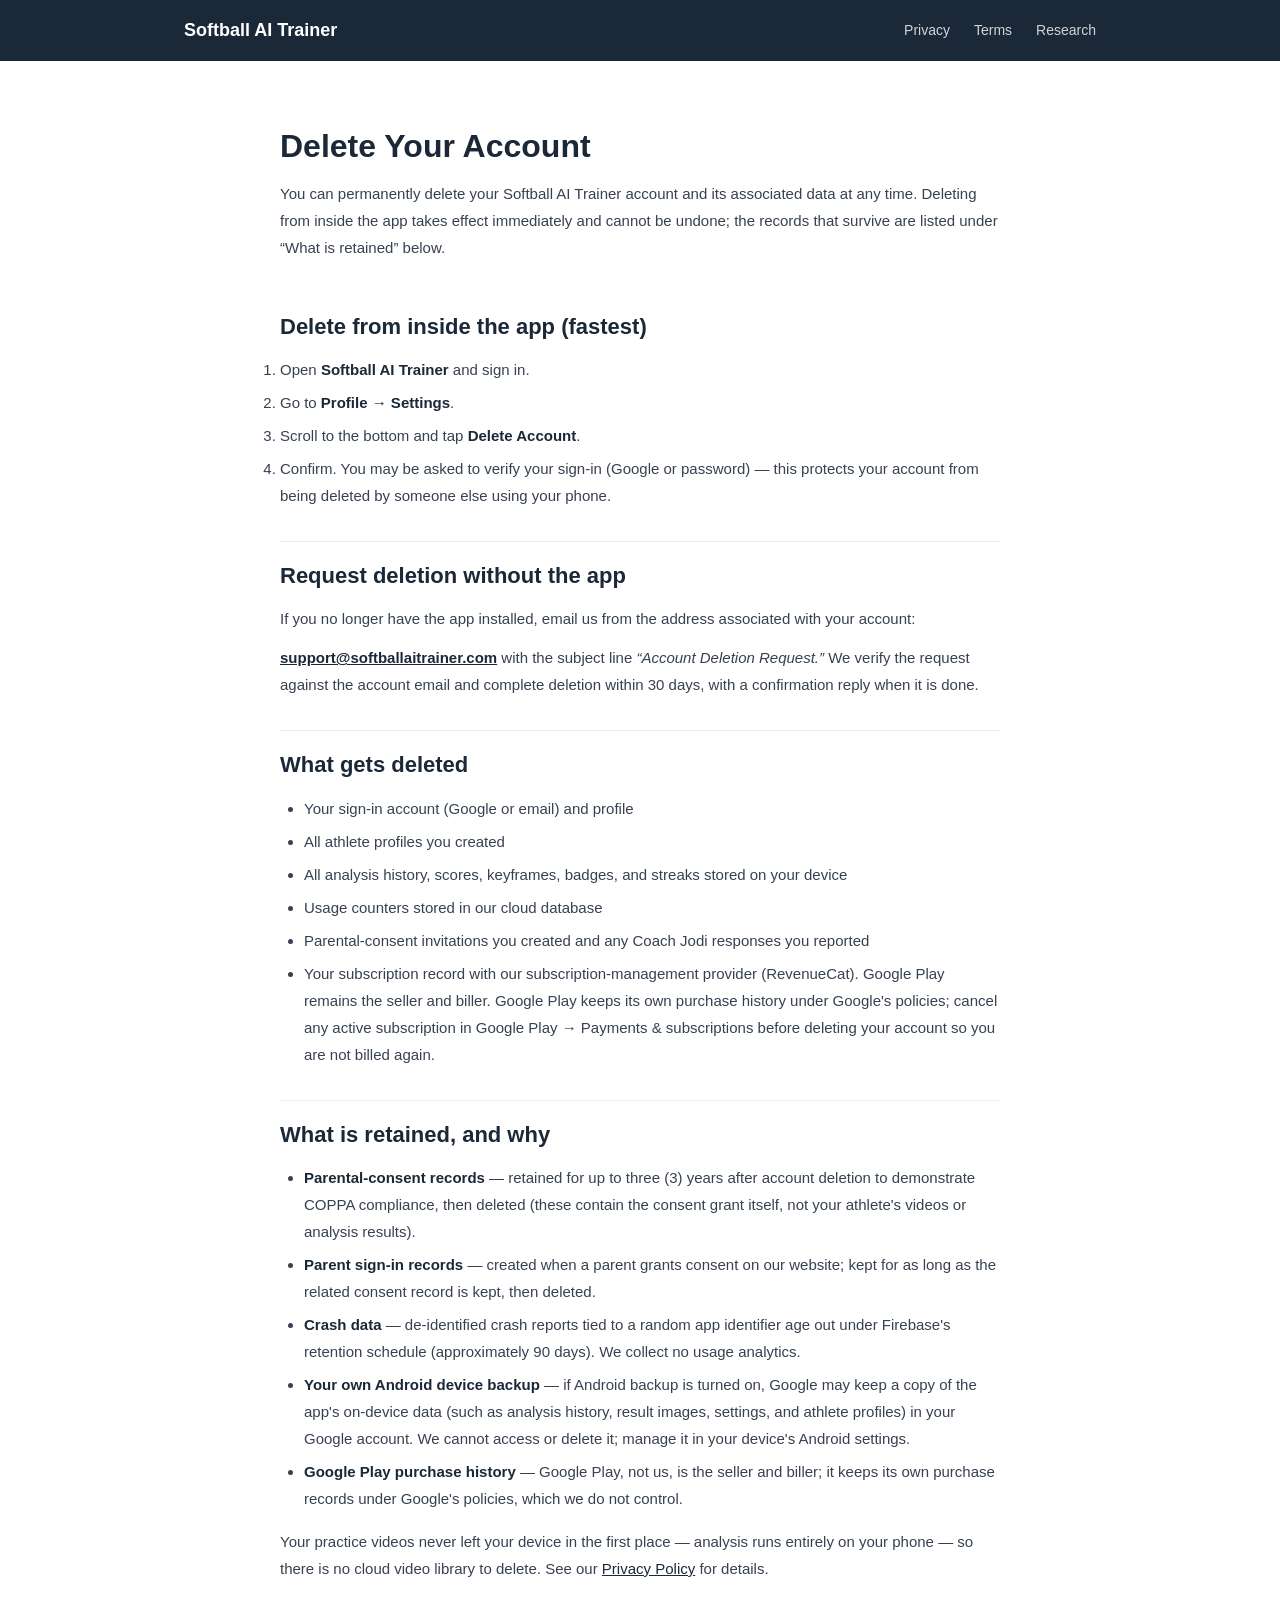
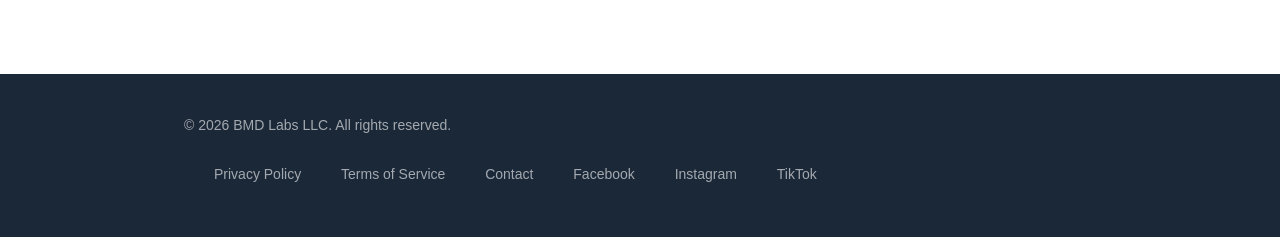
<file: delete-account.html>
<!DOCTYPE html>
<html lang="en">
<head>
  <meta charset="UTF-8">
  <meta name="viewport" content="width=device-width, initial-scale=1.0">
  <title>Delete Your Account — Softball AI Trainer</title>
  <meta name="description" content="How to permanently delete your Softball AI Trainer account and data, in the app or by request.">
  <link rel="canonical" href="https://softballaitrainer.com/delete-account.html">
  <link rel="icon" type="image/svg+xml" href="/favicon.svg">
  <link rel="stylesheet" href="css/style.css?v=20260918">

  <!-- Open Graph / Facebook -->
  <meta property="og:type" content="article">
  <meta property="og:url" content="https://softballaitrainer.com/delete-account.html">
  <meta property="og:title" content="Delete Your Account — Softball AI Trainer">
  <meta property="og:description" content="How to permanently delete your Softball AI Trainer account and data.">
  <meta property="og:image" content="https://softballaitrainer.com/og-image.png?v=4">
  <meta property="og:image:alt" content="Softball AI Trainer app icon with the tagline AI-Powered Softball Training">
  <meta name="twitter:image:alt" content="Softball AI Trainer app icon with the tagline AI-Powered Softball Training">
  <meta property="og:site_name" content="Softball AI Trainer">

  <!-- Twitter -->
  <meta name="twitter:card" content="summary_large_image">
  <meta name="twitter:title" content="Delete Your Account — Softball AI Trainer">
  <meta name="twitter:description" content="How to permanently delete your Softball AI Trainer account and data.">
  <meta name="twitter:image" content="https://softballaitrainer.com/og-image.png?v=4">
</head>
<body>

  <header class="site-header">
    <div class="container">
      <a href="/" class="logo">Softball AI Trainer</a>
      <nav>
        <a href="/privacy.html">Privacy</a>
        <a href="/terms.html">Terms</a>
        <a href="/research.html">Research</a>
      </nav>
    </div>
  </header>

  <main class="container">
    <article class="legal">

      <h1>Delete Your Account</h1>

      <p>You can permanently delete your Softball AI Trainer account and its
      associated data at any time. Deleting from inside the app takes effect immediately and cannot
      be undone; the records that survive are listed under
      &ldquo;What is retained&rdquo; below.</p>

      <h2>Delete from inside the app (fastest)</h2>
      <ol>
        <li>Open <strong>Softball AI Trainer</strong> and sign in.</li>
        <li>Go to <strong>Profile → Settings</strong>.</li>
        <li>Scroll to the bottom and tap <strong>Delete Account</strong>.</li>
        <li>Confirm. You may be asked to verify your sign-in (Google or
            password) — this protects your account from being deleted by
            someone else using your phone.</li>
      </ol>

      <h2>Request deletion without the app</h2>
      <p>If you no longer have the app installed, email us from the address
      associated with your account:</p>
      <p><strong><a href="mailto:support@softballaitrainer.com?subject=Account%20Deletion%20Request">support@softballaitrainer.com</a></strong>
      with the subject line <em>“Account Deletion Request.”</em> We verify the
      request against the account email and complete deletion within 30 days,
      with a confirmation reply when it is done.</p>

      <h2>What gets deleted</h2>
      <ul>
        <li>Your sign-in account (Google or email) and profile</li>
        <li>All athlete profiles you created</li>
        <li>All analysis history, scores, keyframes, badges, and streaks
            stored on your device</li>
        <li>Usage counters stored in our cloud database</li>
        <li>Parental-consent invitations you created and any
            Coach Jodi responses you reported</li>
        <li>Your subscription record with our subscription-management provider (RevenueCat). Google Play remains the seller and biller.
            Google Play keeps its own purchase history under Google's
            policies; cancel any active subscription in Google Play →
            Payments &amp; subscriptions before deleting your account so you
            are not billed again.</li>
      </ul>

      <h2>What is retained, and why</h2>
      <ul>
        <li><strong>Parental-consent records</strong> — retained for up to
            three (3) years after account deletion to demonstrate COPPA
            compliance, then deleted (these contain the consent grant
            itself, not your athlete's videos or analysis results).</li>
        <li><strong>Parent sign-in records</strong> &mdash; created when a
            parent grants consent on our website; kept for as long as the
            related consent record is kept, then deleted.</li>
        <li><strong>Crash data</strong> &mdash; de-identified crash reports
            tied to a random app identifier age out under Firebase's retention
            schedule (approximately 90 days). We collect no usage
            analytics.</li>
        <li><strong>Your own Android device backup</strong> &mdash; if Android
            backup is turned on, Google may keep a copy of the app's on-device
            data (such as analysis history, result images, settings, and athlete
            profiles) in your Google account. We cannot access or delete it; manage it in your device's
            Android settings.</li>
        <li><strong>Google Play purchase history</strong> &mdash; Google Play,
            not us, is the seller and biller; it keeps its own purchase records
            under Google's policies, which we do not control.</li>
      </ul>
      <p>Your practice videos never left your device in the first place —
      analysis runs entirely on your phone — so there is no cloud video
      library to delete. See our <a href="/privacy.html">Privacy Policy</a>
      for details.</p>

    </article>
  </main>

  <footer class="site-footer">
    <div class="container">
      <span>&copy; 2026 BMD Labs LLC. All rights reserved.</span>
      <div>
        <a href="/privacy.html">Privacy Policy</a>
        <a href="/terms.html">Terms of Service</a>
        <a href="mailto:support@softballaitrainer.com">Contact</a>
        <a href="https://www.facebook.com/softballaitrainer" target="_blank" rel="noopener">Facebook</a>
        <a href="https://www.instagram.com/softballaitrainer" target="_blank" rel="noopener">Instagram</a>
        <a href="https://www.tiktok.com/@softballaitrainer" target="_blank" rel="noopener">TikTok</a>
      </div>
    </div>
  </footer>

</body>
</html>
</file>
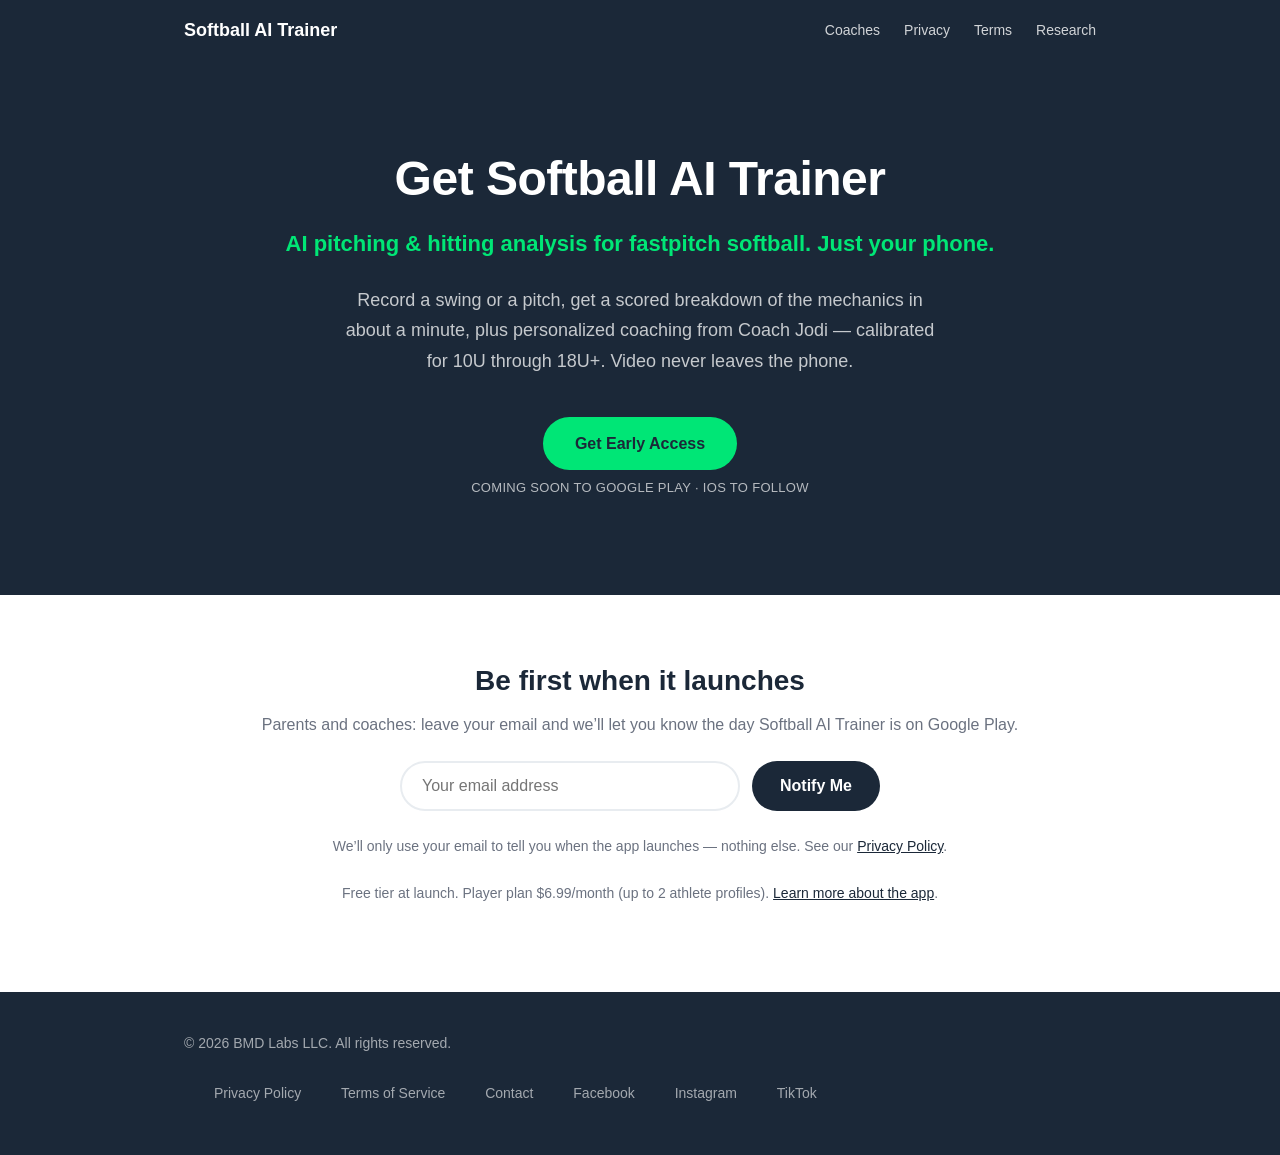
<file: get.html>
<!DOCTYPE html>
<html lang="en">
<head>
  <meta charset="UTF-8">
  <meta name="viewport" content="width=device-width, initial-scale=1.0">
  <title>Get the App — Softball AI Trainer</title>
  <meta name="description" content="Get Softball AI Trainer — AI pitching and hitting analysis for fastpitch softball, on your phone. No sensors — your video never leaves your device.">
  <link rel="canonical" href="https://softballaitrainer.com/get.html">
  <link rel="icon" type="image/svg+xml" href="/favicon.svg">
  <link rel="stylesheet" href="css/style.css?v=20260918">

  <!-- Open Graph / Facebook -->
  <meta property="og:type" content="website">
  <meta property="og:url" content="https://softballaitrainer.com/get.html">
  <meta property="og:title" content="Get Softball AI Trainer">
  <meta property="og:description" content="AI pitching and hitting analysis for fastpitch softball, on your phone. No sensors — your video never leaves your device.">
  <meta property="og:image" content="https://softballaitrainer.com/og-image.png?v=4">
  <meta property="og:image:alt" content="Softball AI Trainer app icon with the tagline AI-Powered Softball Training">
  <meta name="twitter:image:alt" content="Softball AI Trainer app icon with the tagline AI-Powered Softball Training">
  <meta property="og:image:width" content="1200">
  <meta property="og:image:height" content="630">
  <meta property="og:site_name" content="Softball AI Trainer">

  <!-- Twitter -->
  <meta name="twitter:card" content="summary_large_image">
  <meta name="twitter:url" content="https://softballaitrainer.com/get.html">
  <meta name="twitter:title" content="Get Softball AI Trainer">
  <meta name="twitter:description" content="AI pitching and hitting analysis for fastpitch softball, on your phone. No sensors — your video never leaves your device.">
  <meta name="twitter:image" content="https://softballaitrainer.com/og-image.png?v=4">

  <script>
    // ── Smart install link ──────────────────────────────────────────────
    // This page is the ONE link the app puts in every share and the one in
    // every social bio. At launch, set PLAY_URL (and later APP_STORE_URL);
    // phones are sent straight to their store, desktop sees the page.
    // Until then it stays empty and the page is the early-access signup.
    var PLAY_URL = '';       // e.g. 'https://play.google.com/store/apps/details?id=com.softballaitrainer.app'
    var APP_STORE_URL = '';  // iOS (date TBD)
    (function () {
      var ua = navigator.userAgent || '';
      // Play reviewers open get.html?ref=review on Android devices: they must
      // land on the page (sample section), never be bounced to the store.
      var ref = new URLSearchParams(location.search).get('ref') || '';
      if (ref === 'review') return;
      if (PLAY_URL && /Android/i.test(ua)) { location.replace(PLAY_URL); }
      else if (APP_STORE_URL && /iPhone|iPad|iPod/i.test(ua)) { location.replace(APP_STORE_URL); }
    })();
  </script>
</head>
<body>

  <header class="site-header">
    <div class="container">
      <a href="/" class="logo">Softball AI Trainer</a>
      <nav>
        <a href="/coaches.html">Coaches</a>
        <a href="/privacy.html">Privacy</a>
        <a href="/terms.html">Terms</a>
        <a href="/research.html">Research</a>
      </nav>
    </div>
  </header>

  <main>
  <section class="hero">
    <div class="container">
      <h1>Get Softball AI Trainer</h1>
      <p class="tagline">AI pitching &amp; hitting analysis for fastpitch softball. Just your phone.</p>
      <p class="description">
        Record a swing or a pitch, get a scored breakdown of the mechanics in about a minute,
        plus personalized coaching from Coach Jodi &mdash; calibrated for 10U through 18U+.
        Video never leaves the phone.
      </p>
      <div class="cta-group">
        <a href="#signup" class="btn btn-green" id="store-cta">Get Early Access</a>
      </div>
      <p class="launch-note" id="store-note">Coming soon to Google Play &middot; iOS to follow</p>
    </div>
  </section>

  <section class="signup" id="review-sample" hidden>
    <div class="container">
      <h2>Sample analysis (for app review)</h2>
      <p class="timeline-note" style="margin-bottom:18px">Real, unedited output
        from the app: a 10U pitching analysis (phase scores, each measurement
        next to its 10U target) and Coach Jodi's AI coaching response on a 14U
        pitching session, below its skeletal keyframes. Athletes appear with signed parental releases; the
        names shown are fictional.</p>
      <div style="display:grid;grid-template-columns:repeat(2,1fr);gap:24px;max-width:600px;margin:0 auto">
        <img src="screenshots/pitching-analysis.webp?v=20260926b" width="560" height="1244"
             style="width:100%;height:auto;border-radius:12px" loading="lazy"
             alt="Sample 10U pitching analysis with scores and measurements against 10U targets">
        <img src="screenshots/coach-jodi.webp?v=20260926" width="560" height="1244"
             style="width:100%;height:auto;border-radius:12px" loading="lazy"
             alt="Sample Coach Jodi AI coaching response on the pitching analysis">
      </div>
    </div>
  </section>

  <section class="signup" id="signup">
    <div class="container">
      <h2>Be first when it launches</h2>
      <p>Parents and coaches: leave your email and we&rsquo;ll let you know the day Softball AI Trainer is on Google Play.</p>
      <form class="signup-form" action="https://formspree.io/f/moeqejey" method="POST">
        <input type="email" name="email" placeholder="Your email address" aria-label="Email address" required>
        <input type="hidden" name="source" value="get-page">
        <input type="hidden" name="ref" id="ref-field" value="">
        <input type="hidden" name="_subject" value="New waitlist signup — Get page">
        <input type="text" name="_gotcha" tabindex="-1" autocomplete="off"
               aria-hidden="true" style="display:none">
        <button type="submit">Notify Me</button>
      </form>
        <p class="timeline-note">We&rsquo;ll only use your email to tell you when the app launches — nothing else. See our <a href="/privacy.html">Privacy Policy</a>.</p>
      <p class="timeline-note">
        Free tier at launch. Player plan $6.99/month (up to 2 athlete profiles). <a href="/">Learn more about the app</a>.
      </p>
    </div>
  </section>

  </main>

  <footer class="site-footer">
    <div class="container">
      <span>&copy; 2026 BMD Labs LLC. All rights reserved.</span>
      <div>
        <a href="/privacy.html">Privacy Policy</a>
        <a href="/terms.html">Terms of Service</a>
        <a href="mailto:support@softballaitrainer.com">Contact</a>
        <a href="https://www.facebook.com/softballaitrainer" target="_blank" rel="noopener">Facebook</a>
        <a href="https://www.instagram.com/softballaitrainer" target="_blank" rel="noopener">Instagram</a>
        <a href="https://www.tiktok.com/@softballaitrainer" target="_blank" rel="noopener">TikTok</a>
      </div>
    </div>
  </footer>

  <script>
    // Share attribution: ?ref=share (app shares) / ?ref=ig etc. (bios) rides
    // along into the signup so we can see which channel brought people.
    (function () {
      var ref = new URLSearchParams(location.search).get('ref') || '';
      var f = document.getElementById('ref-field');
      if (f) f.value = ref.slice(0, 40);
      // Play-review reviewers land here via get.html?ref=review (G5).
      if (ref === 'review') {
        var rs = document.getElementById('review-sample');
        if (rs) rs.hidden = false;
      }
      // At launch (PLAY_URL set), desktop visitors get a real store button.
      if (PLAY_URL) {
        var cta = document.getElementById('store-cta');
        cta.href = PLAY_URL; cta.textContent = 'Get it on Google Play';
        document.getElementById('store-note').textContent = 'Free to download · iOS to follow';
      }
    })();
  </script>


<script>
  document.querySelectorAll('form[action*="formspree"]').forEach(function (f) {
    f.addEventListener('submit', function (e) {
      e.preventDefault();
      var btn = f.querySelector('button');
      var old = btn ? btn.textContent : '';
      if (btn) { btn.disabled = true; btn.textContent = 'Joining…'; }
      fetch(f.action, { method: 'POST', body: new FormData(f),
                        headers: { 'Accept': 'application/json' } })
        .then(function (r) {
          if (!r.ok) throw new Error('bad status');
          f.innerHTML = '<p class="form-success" role="status" tabindex="-1"><span aria-hidden="true">🥎</span> You’re on the list! We’ll email you when the app launches.</p>';
          f.firstElementChild.focus();
        })
        .catch(function () {
          if (btn) { btn.disabled = false; btn.textContent = old; }
          var err = f.querySelector('.form-error');
          if (!err) {
            err = document.createElement('p');
            err.className = 'form-error';
            err.setAttribute('role', 'alert');
            f.appendChild(err);
          }
          err.textContent = 'Something went wrong — please try again, or email support@softballaitrainer.com.';
        });
    });
  });
</script>
</body>
</html>
</file>
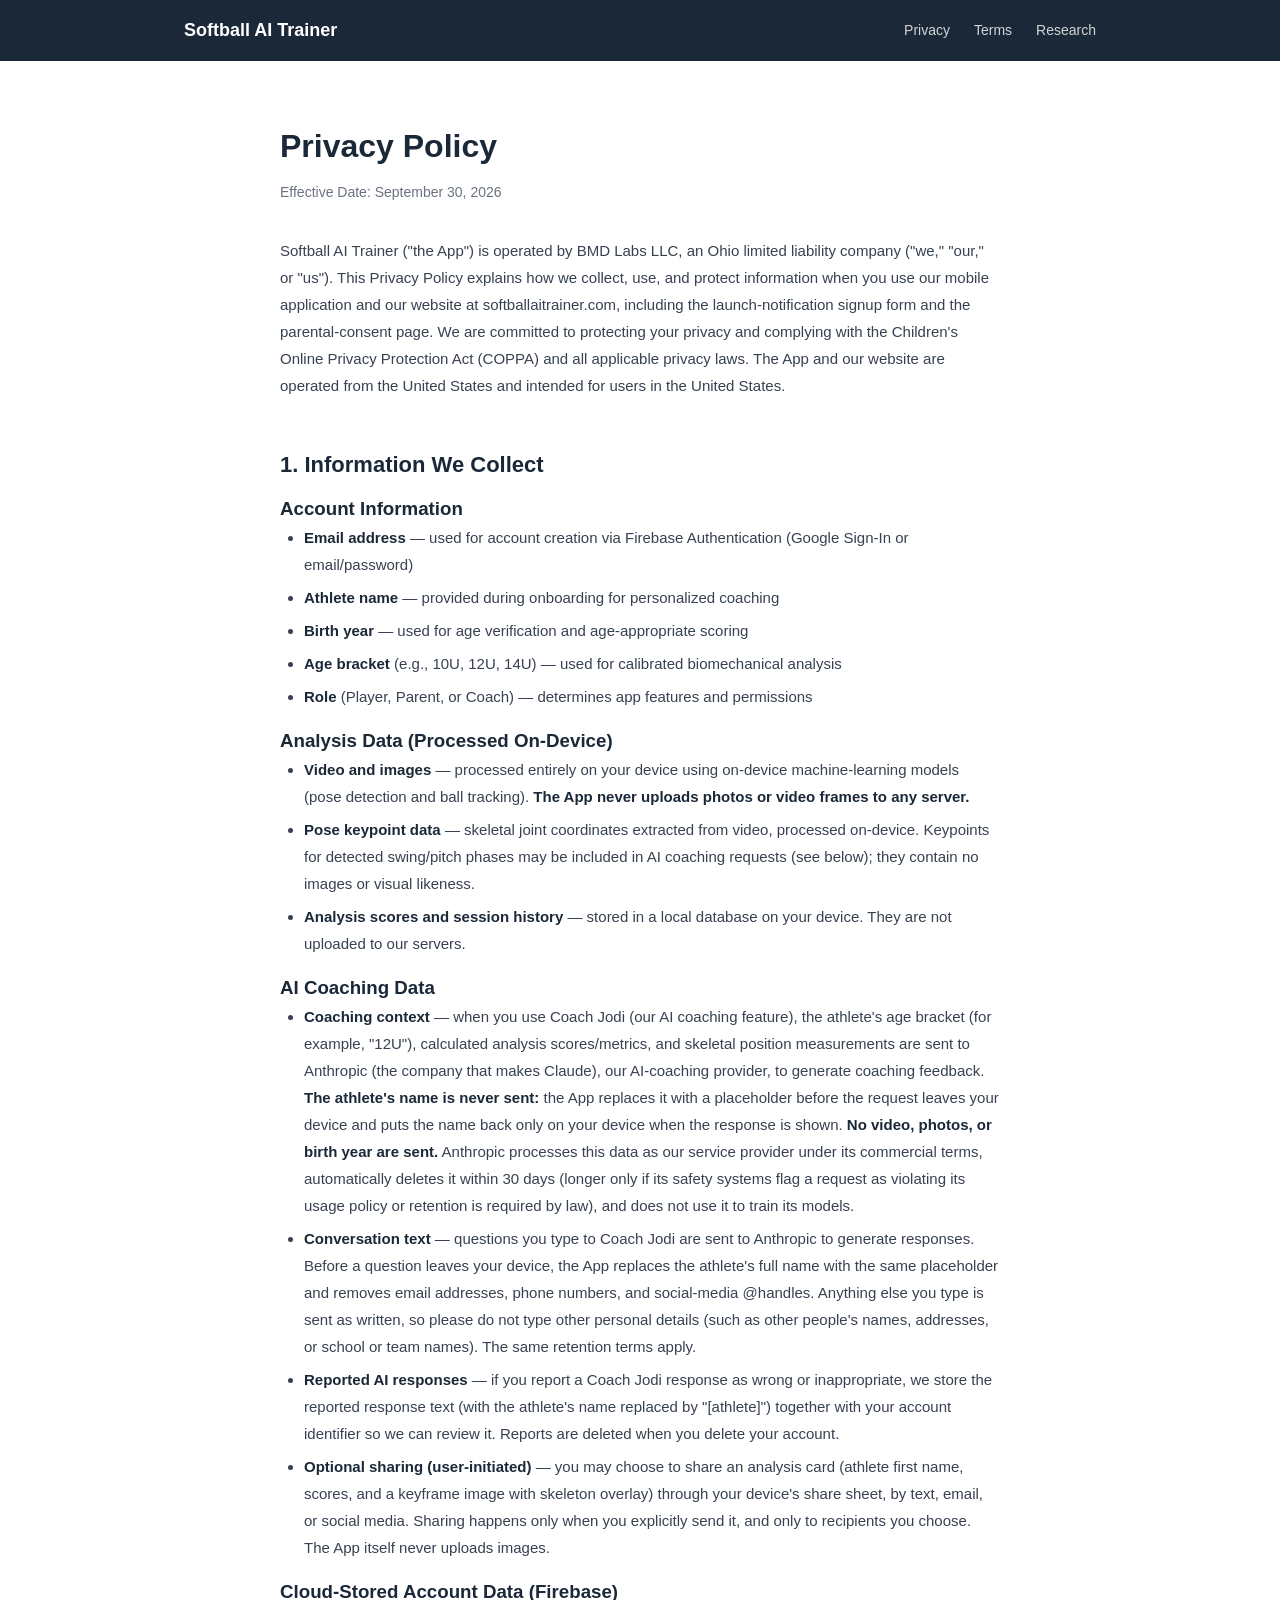
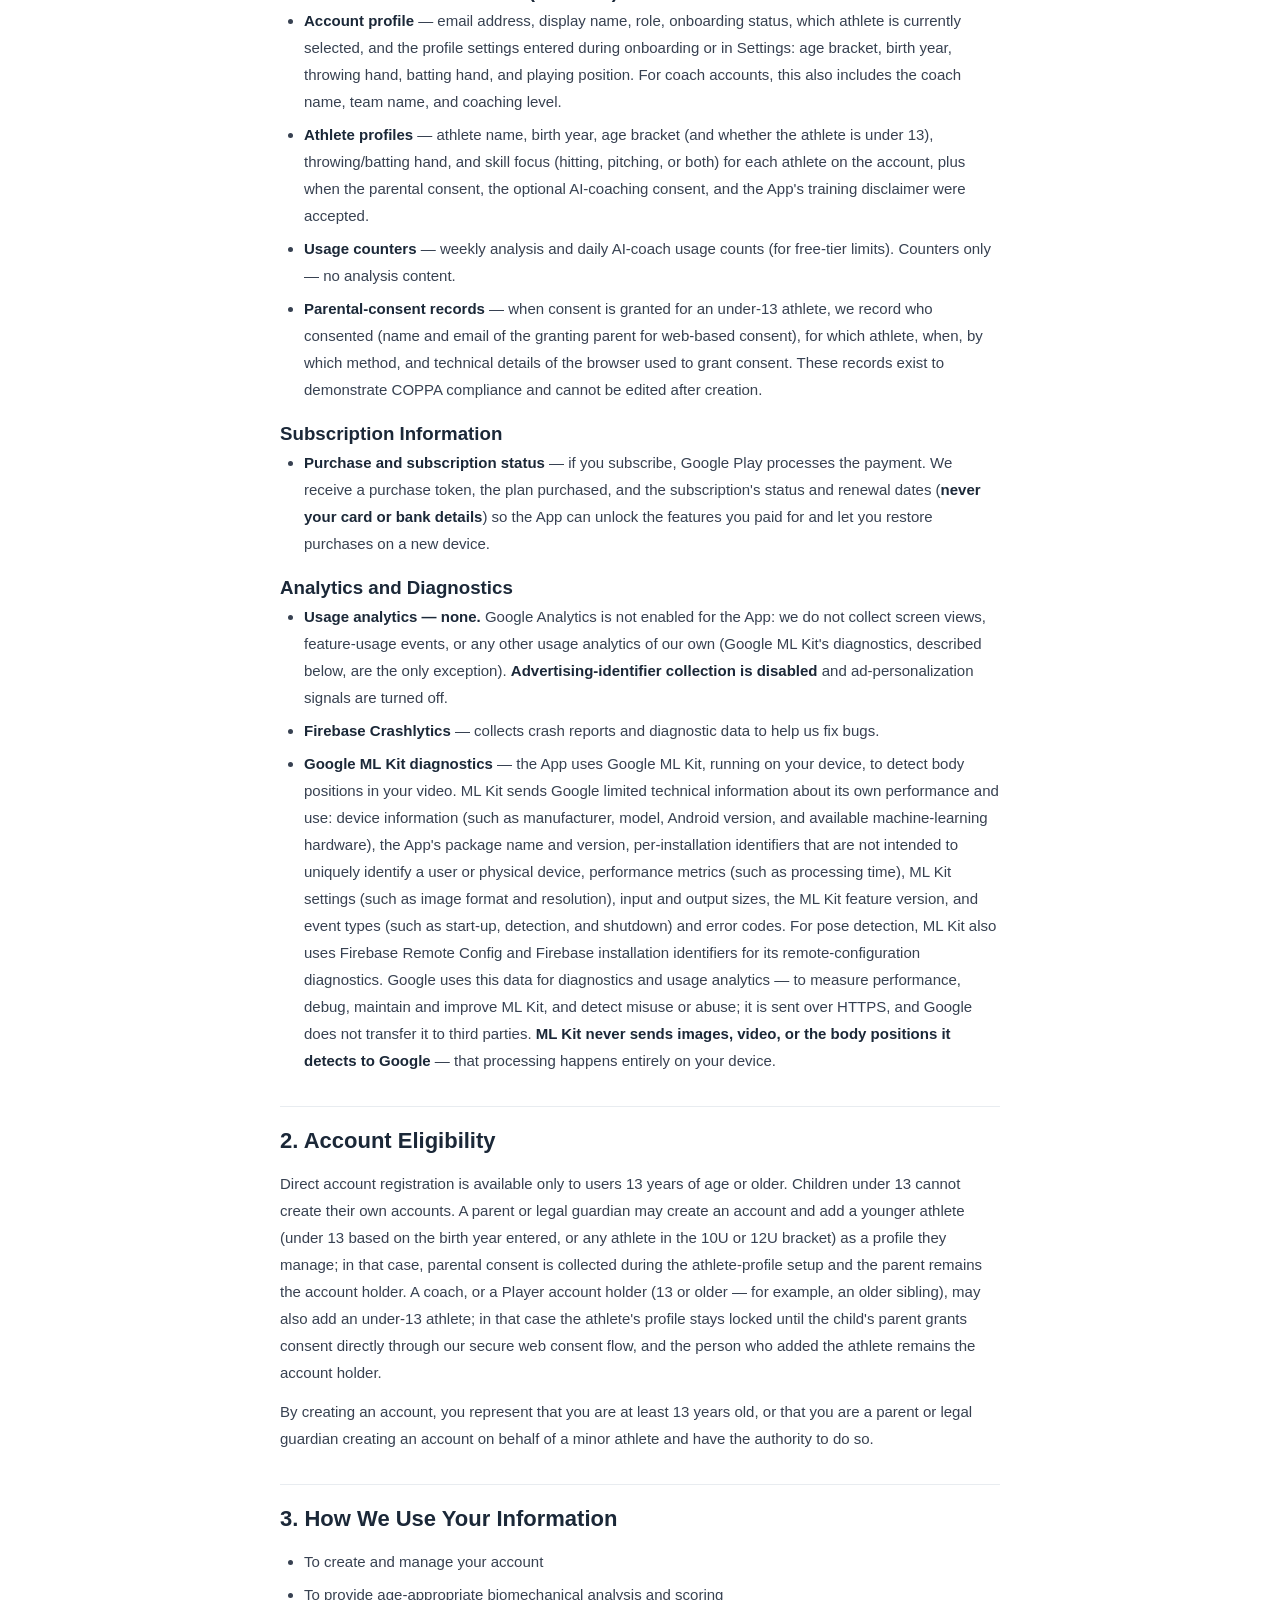
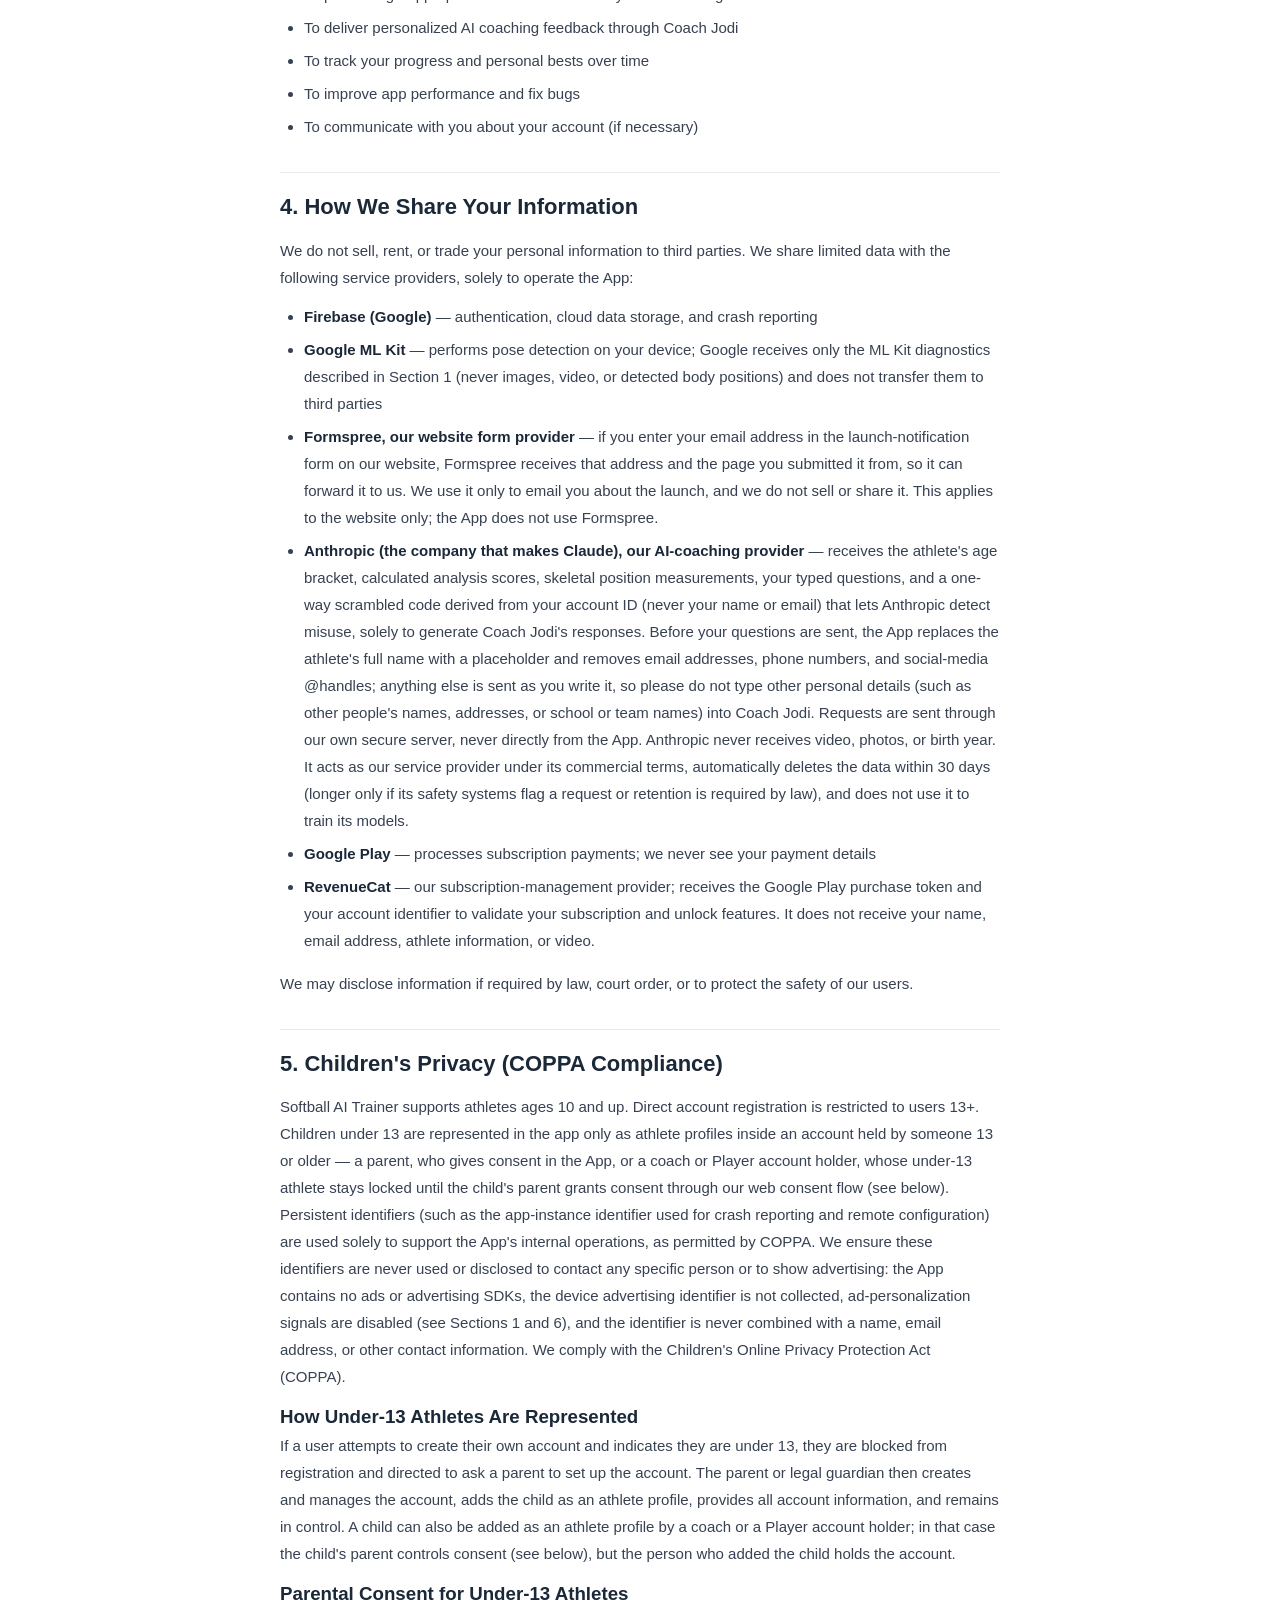
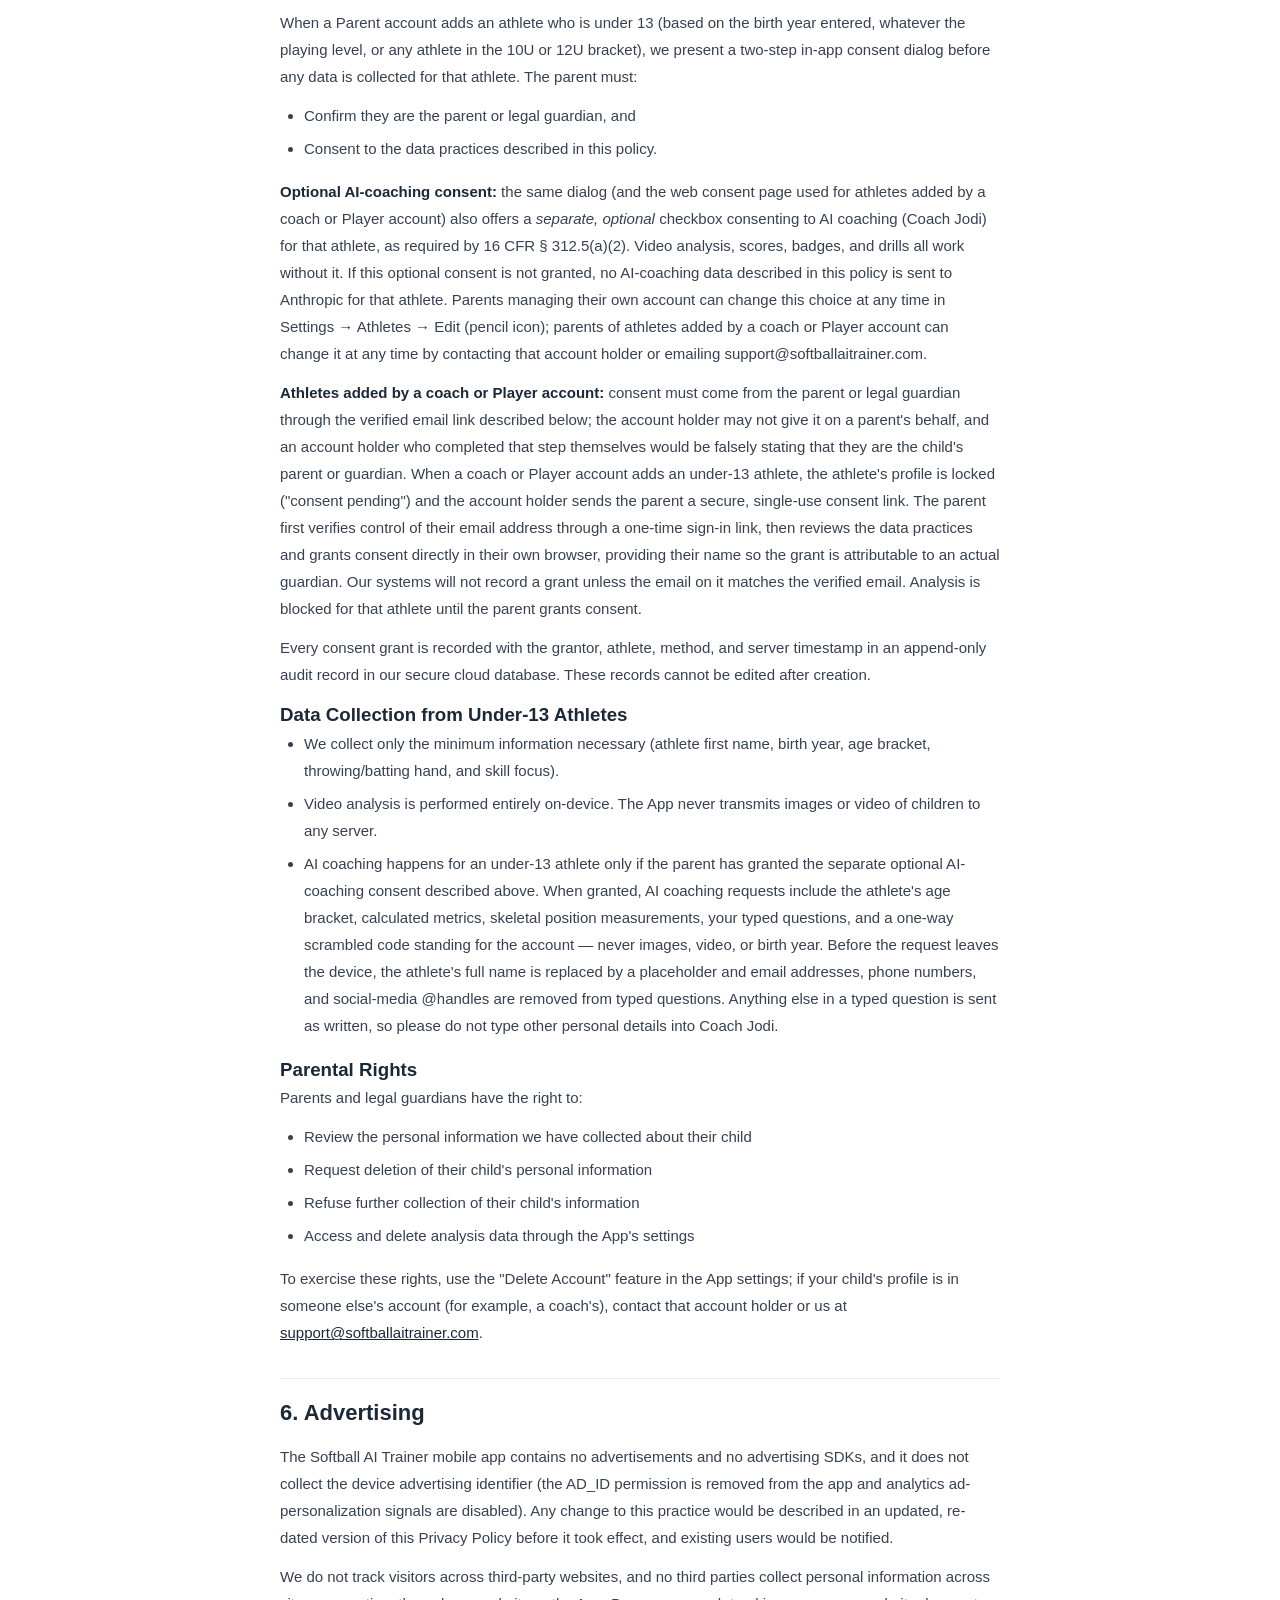
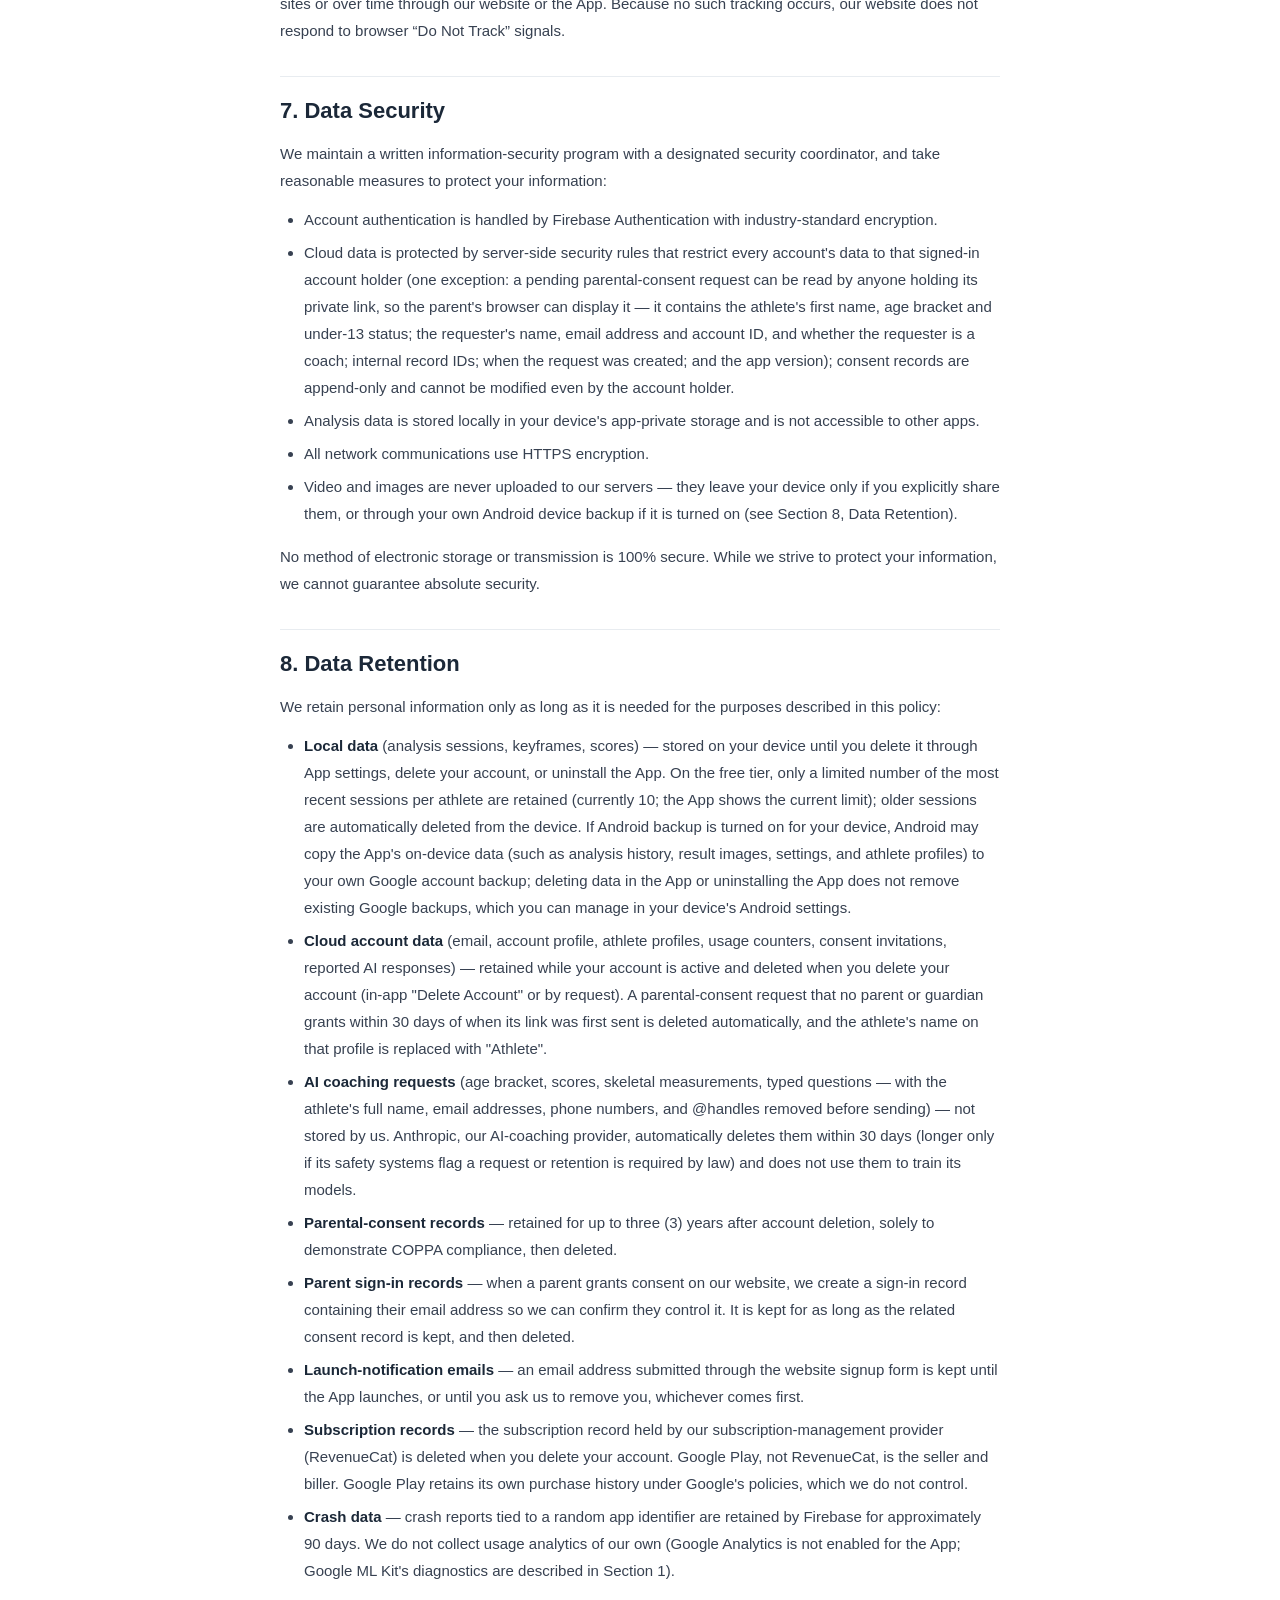
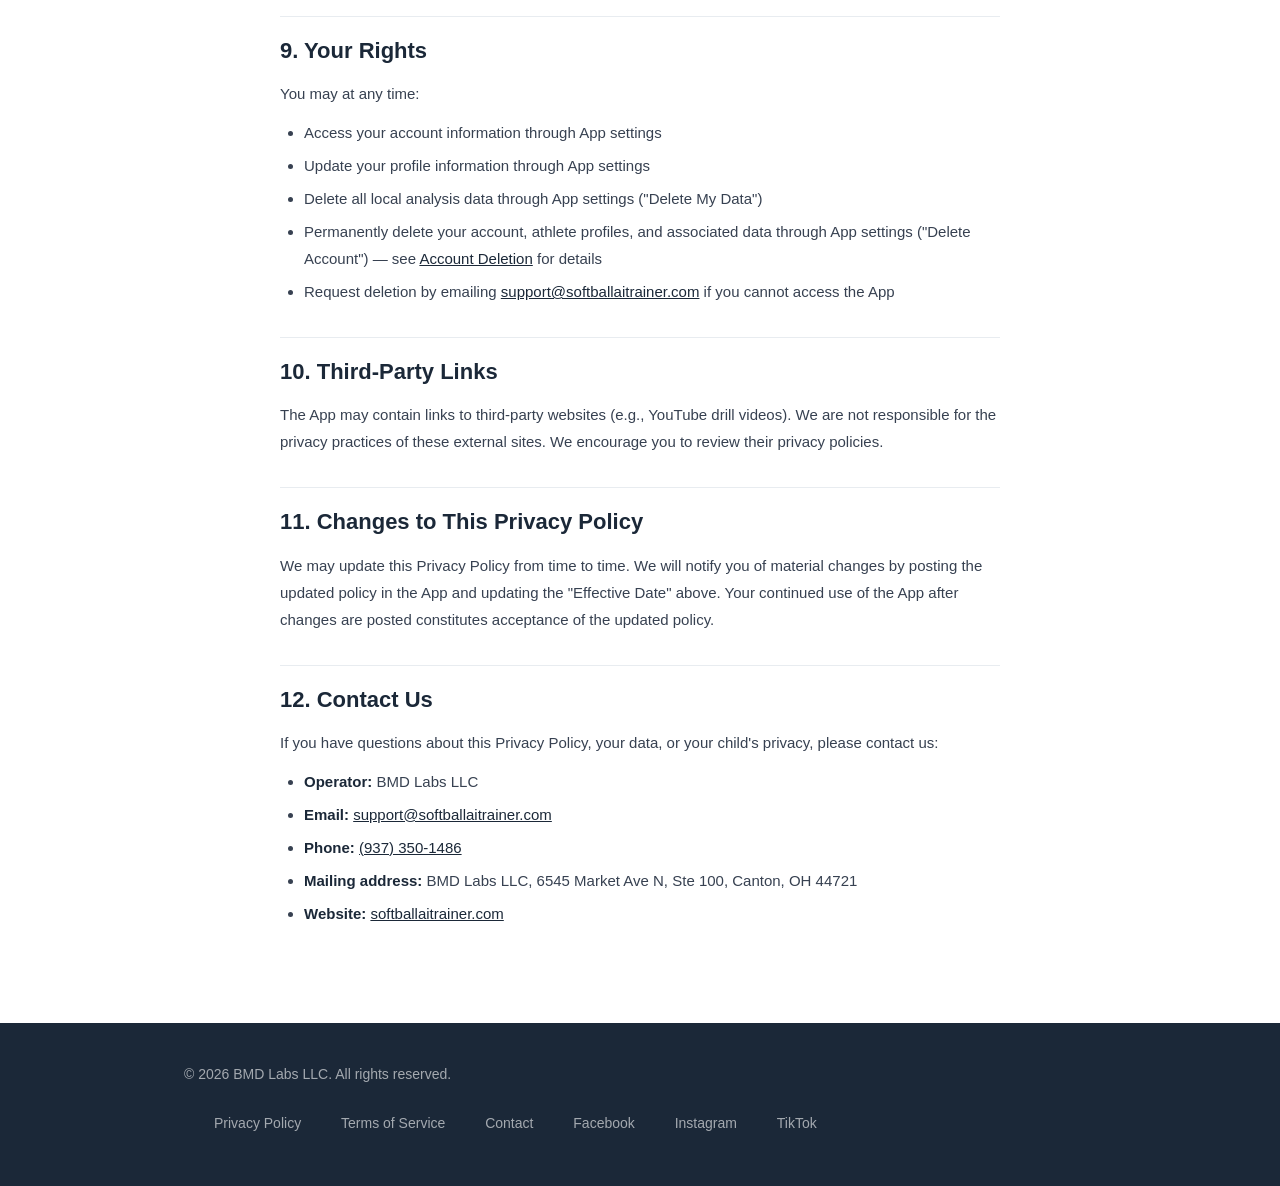
<file: privacy.html>
<!DOCTYPE html>
<html lang="en">
<head>
  <meta charset="UTF-8">
  <meta name="viewport" content="width=device-width, initial-scale=1.0">
  <title>Privacy Policy — Softball AI Trainer</title>
  <meta name="description" content="How Softball AI Trainer collects, uses, and protects data. Parental consent required for under-13 athletes. Video never leaves your phone.">
  <link rel="canonical" href="https://softballaitrainer.com/privacy.html">
  <link rel="icon" type="image/svg+xml" href="/favicon.svg">
  <link rel="stylesheet" href="css/style.css?v=20260918">

  <!-- Open Graph / Facebook -->
  <meta property="og:type" content="article">
  <meta property="og:url" content="https://softballaitrainer.com/privacy.html">
  <meta property="og:title" content="Privacy Policy — Softball AI Trainer">
  <meta property="og:description" content="How we collect, use, and protect your data. Parental consent required for under-13 athletes. Video never leaves your phone.">
  <meta property="og:image" content="https://softballaitrainer.com/og-image.png?v=4">
  <meta property="og:image:alt" content="Softball AI Trainer app icon with the tagline AI-Powered Softball Training">
  <meta name="twitter:image:alt" content="Softball AI Trainer app icon with the tagline AI-Powered Softball Training">
  <meta property="og:site_name" content="Softball AI Trainer">

  <!-- Twitter -->
  <meta name="twitter:card" content="summary_large_image">
  <meta name="twitter:title" content="Privacy Policy — Softball AI Trainer">
  <meta name="twitter:description" content="How we collect, use, and protect your data. Parental consent required for under-13 athletes. Video never leaves your phone.">
  <meta name="twitter:image" content="https://softballaitrainer.com/og-image.png?v=4">
</head>
<body>

  <header class="site-header">
    <div class="container">
      <a href="/" class="logo">Softball AI Trainer</a>
      <nav>
        <a href="/privacy.html">Privacy</a>
        <a href="/terms.html">Terms</a>
        <a href="/research.html">Research</a>
      </nav>
    </div>
  </header>

  <main class="container">
    <article class="legal">

      <h1>Privacy Policy</h1>
      <p class="effective-date">Effective Date: September 30, 2026</p>

      <p>Softball AI Trainer ("the App") is operated by BMD Labs LLC, an Ohio limited liability company ("we," "our," or "us"). This Privacy Policy explains how we collect, use, and protect information when you use our mobile application and our website at softballaitrainer.com, including the launch-notification signup form and the parental-consent page. We are committed to protecting your privacy and complying with the Children's Online Privacy Protection Act (COPPA) and all applicable privacy laws. The App and our website are operated from the United States and intended for users in the United States.</p>

      <h2>1. Information We Collect</h2>

      <h3>Account Information</h3>
      <ul>
        <li><strong>Email address</strong> — used for account creation via Firebase Authentication (Google Sign-In or email/password)</li>
        <li><strong>Athlete name</strong> — provided during onboarding for personalized coaching</li>
        <li><strong>Birth year</strong> — used for age verification and age-appropriate scoring</li>
        <li><strong>Age bracket</strong> (e.g., 10U, 12U, 14U) — used for calibrated biomechanical analysis</li>
        <li><strong>Role</strong> (Player, Parent, or Coach) — determines app features and permissions</li>
      </ul>

      <h3>Analysis Data (Processed On-Device)</h3>
      <ul>
        <li><strong>Video and images</strong> — processed entirely on your device using on-device machine-learning models (pose detection and ball tracking). <strong>The App never uploads photos or video frames to any server.</strong></li>
        <li><strong>Pose keypoint data</strong> — skeletal joint coordinates extracted from video, processed on-device. Keypoints for detected swing/pitch phases may be included in AI coaching requests (see below); they contain no images or visual likeness.</li>
        <li><strong>Analysis scores and session history</strong> — stored in a local database on your device. They are not uploaded to our servers.</li>
      </ul>

      <h3>AI Coaching Data</h3>
      <ul>
        <li><strong>Coaching context</strong> — when you use Coach Jodi (our AI coaching feature), the athlete's age bracket (for example, "12U"), calculated analysis scores/metrics, and skeletal position measurements are sent to Anthropic (the company that makes Claude), our AI-coaching provider, to generate coaching feedback. <strong>The athlete's name is never sent:</strong> the App replaces it with a placeholder before the request leaves your device and puts the name back only on your device when the response is shown. <strong>No video, photos, or birth year are sent.</strong> Anthropic processes this data as our service provider under its commercial terms, automatically deletes it within 30 days (longer only if its safety systems flag a request as violating its usage policy or retention is required by law), and does not use it to train its models.</li>
        <!-- Retention / no-training sources (re-verify before each re-date):
             https://privacy.claude.com/en/articles/7996866-how-long-do-you-store-my-organization-s-data — "For Anthropic API users, we automatically delete inputs and outputs on our backend within 30 days of receipt or generation" (exceptions: zero-data-retention agreements; content flagged as a Usage Policy violation may be retained longer).
             https://www.anthropic.com/legal/commercial-terms — Effective June 17, 2025: "Anthropic may not train models on Customer Content from Services"; the Anthropic Data Processing Addendum is incorporated by reference.
             Re-verified Sept 5, 2026: both quotes verbatim-current. (Platform docs now state standard API retention of 7 days; the 30-day statement above remains the documented ceiling. UP-flagged content may be kept up to 2 years.) -->
        <li><strong>Conversation text</strong> — questions you type to Coach Jodi are sent to Anthropic to generate responses. Before a question leaves your device, the App replaces the athlete's full name with the same placeholder and removes email addresses, phone numbers, and social-media @handles. Anything else you type is sent as written, so please do not type other personal details (such as other people's names, addresses, or school or team names). The same retention terms apply.</li>
        <li><strong>Reported AI responses</strong> — if you report a Coach Jodi response as wrong or inappropriate, we store the reported response text (with the athlete's name replaced by "[athlete]") together with your account identifier so we can review it. Reports are deleted when you delete your account.</li>
        <li><strong>Optional sharing (user-initiated)</strong> — you may choose to share an analysis card (athlete first name, scores, and a keyframe image with skeleton overlay) through your device's share sheet, by text, email, or social media. Sharing happens only when you explicitly send it, and only to recipients you choose. The App itself never uploads images.</li>
      </ul>

      <h3>Cloud-Stored Account Data (Firebase)</h3>
      <ul>
        <li><strong>Account profile</strong> — email address, display name, role, onboarding status, which athlete is currently selected, and the profile settings entered during onboarding or in Settings: age bracket, birth year, throwing hand, batting hand, and playing position. For coach accounts, this also includes the coach name, team name, and coaching level.</li>
        <li><strong>Athlete profiles</strong> — athlete name, birth year, age bracket (and whether the athlete is under 13), throwing/batting hand, and skill focus (hitting, pitching, or both) for each athlete on the account, plus when the parental consent, the optional AI-coaching consent, and the App's training disclaimer were accepted.</li>
        <li><strong>Usage counters</strong> — weekly analysis and daily AI-coach usage counts (for free-tier limits). Counters only — no analysis content.</li>
        <li><strong>Parental-consent records</strong> — when consent is granted for an under-13 athlete, we record who consented (name and email of the granting parent for web-based consent), for which athlete, when, by which method, and technical details of the browser used to grant consent. These records exist to demonstrate COPPA compliance and cannot be edited after creation.</li>
      </ul>

      <h3>Subscription Information</h3>
      <ul>
        <li><strong>Purchase and subscription status</strong> — if you subscribe, Google Play processes the payment. We receive a purchase token, the plan purchased, and the subscription's status and renewal dates (<strong>never your card or bank details</strong>) so the App can unlock the features you paid for and let you restore purchases on a new device.</li>
      </ul>

      <h3>Analytics and Diagnostics</h3>
      <ul>
        <li><strong>Usage analytics — none.</strong> Google Analytics is not enabled for the App: we do not collect screen views, feature-usage events, or any other usage analytics of our own (Google ML Kit's diagnostics, described below, are the only exception). <strong>Advertising-identifier collection is disabled</strong> and ad-personalization signals are turned off.</li>
        <li><strong>Firebase Crashlytics</strong> — collects crash reports and diagnostic data to help us fix bugs.</li>
        <li><strong>Google ML Kit diagnostics</strong> — the App uses Google ML Kit, running on your device, to detect body positions in your video. ML Kit sends Google limited technical information about its own performance and use: device information (such as manufacturer, model, Android version, and available machine-learning hardware), the App's package name and version, per-installation identifiers that are not intended to uniquely identify a user or physical device, performance metrics (such as processing time), ML Kit settings (such as image format and resolution), input and output sizes, the ML Kit feature version, and event types (such as start-up, detection, and shutdown) and error codes. For pose detection, ML Kit also uses Firebase Remote Config and Firebase installation identifiers for its remote-configuration diagnostics. Google uses this data for diagnostics and usage analytics — to measure performance, debug, maintain and improve ML Kit, and detect misuse or abuse; it is sent over HTTPS, and Google does not transfer it to third parties. <strong>ML Kit never sends images, video, or the body positions it detects to Google</strong> &mdash; that processing happens entirely on your device.</li>
        <!-- ML Kit sources (re-verify before each re-date; both pages "Last modified: May 14, 2025" when checked Sept 30, 2026):
             https://developers.google.com/ml-kit/android-data-disclosure — "Data collected in all features": device information, application information, per-installation identifiers (bundled features: "not intended to uniquely identify a user or physical device"), performance metrics, API configuration, input/output size, feature version, event type, error codes — "Used for diagnostics and usage analytics"; "ML Kit encrypts the data in transit using HTTPS"; "ML Kit does not transfer this data to third-parties"; pose detection: "ML Kit uses Firebase remote config and Firebase installations for remote configuration diagnostics."
             https://developers.google.com/ml-kit/terms — "processing of the input data (e.g. images, video, text) fully happens on-device, and ML Kit does not send that data and the resultant outputs to Google servers"; "Google uses this metrics data to measure performance, debug, maintain and improve the APIs, and detect misuse or abuse"; developers must inform users of this processing.
             App uses the bundled com.google.mlkit:pose-detection + pose-detection-accurate 18.0.0-beta5 (google_mlkit_pose_detection 0.14.1). -->
      </ul>

      <h2>2. Account Eligibility</h2>
      <p>Direct account registration is available only to users 13 years of age or older. Children under 13 cannot create their own accounts. A parent or legal guardian may create an account and add a younger athlete (under 13 based on the birth year entered, or any athlete in the 10U or 12U bracket) as a profile they manage; in that case, parental consent is collected during the athlete-profile setup and the parent remains the account holder. A coach, or a Player account holder (13 or older &mdash; for example, an older sibling), may also add an under-13 athlete; in that case the athlete's profile stays locked until the child's parent grants consent directly through our secure web consent flow, and the person who added the athlete remains the account holder.</p>
      <p>By creating an account, you represent that you are at least 13 years old, or that you are a parent or legal guardian creating an account on behalf of a minor athlete and have the authority to do so.</p>

      <h2>3. How We Use Your Information</h2>
      <ul>
        <li>To create and manage your account</li>
        <li>To provide age-appropriate biomechanical analysis and scoring</li>
        <li>To deliver personalized AI coaching feedback through Coach Jodi</li>
        <li>To track your progress and personal bests over time</li>
        <li>To improve app performance and fix bugs</li>
        <li>To communicate with you about your account (if necessary)</li>
      </ul>

      <h2>4. How We Share Your Information</h2>
      <p>We do not sell, rent, or trade your personal information to third parties. We share limited data with the following service providers, solely to operate the App:</p>
      <ul>
        <li><strong>Firebase (Google)</strong> — authentication, cloud data storage, and crash reporting</li>
        <li><strong>Google ML Kit</strong> — performs pose detection on your device; Google receives only the ML Kit diagnostics described in Section 1 (never images, video, or detected body positions) and does not transfer them to third parties</li>
        <li><strong>Formspree, our website form provider</strong> — if you enter your email address in the launch-notification form on our website, Formspree receives that address and the page you submitted it from, so it can forward it to us. We use it only to email you about the launch, and we do not sell or share it. This applies to the website only; the App does not use Formspree.</li>
        <li><strong>Anthropic (the company that makes Claude), our AI-coaching provider</strong> — receives the athlete's age bracket, calculated analysis scores, skeletal position measurements, your typed questions, and a one-way scrambled code derived from your account ID (never your name or email) that lets Anthropic detect misuse, solely to generate Coach Jodi's responses. Before your questions are sent, the App replaces the athlete's full name with a placeholder and removes email addresses, phone numbers, and social-media @handles; anything else is sent as you write it, so please do not type other personal details (such as other people's names, addresses, or school or team names) into Coach Jodi. Requests are sent through our own secure server, never directly from the App. Anthropic never receives video, photos, or birth year. It acts as our service provider under its commercial terms, automatically deletes the data within 30 days (longer only if its safety systems flag a request or retention is required by law), and does not use it to train its models.</li>
        <li><strong>Google Play</strong> — processes subscription payments; we never see your payment details</li>
        <li><strong>RevenueCat</strong> — our subscription-management provider; receives the Google Play purchase token and your account identifier to validate your subscription and unlock features. It does not receive your name, email address, athlete information, or video.</li>
      </ul>
      <p>We may disclose information if required by law, court order, or to protect the safety of our users.</p>

      <h2>5. Children's Privacy (COPPA Compliance)</h2>
      <p>Softball AI Trainer supports athletes ages 10 and up. Direct account registration is restricted to users 13+. Children under 13 are represented in the app only as athlete profiles inside an account held by someone 13 or older &mdash; a parent, who gives consent in the App, or a coach or Player account holder, whose under-13 athlete stays locked until the child's parent grants consent through our web consent flow (see below). Persistent identifiers (such as the app-instance identifier used for crash reporting and remote configuration) are used solely to support the App's internal operations, as permitted by COPPA. We ensure these identifiers are never used or disclosed to contact any specific person or to show advertising: the App contains no ads or advertising SDKs, the device advertising identifier is not collected, ad-personalization signals are disabled (see Sections 1 and 6), and the identifier is never combined with a name, email address, or other contact information. We comply with the Children's Online Privacy Protection Act (COPPA).</p>

      <h3>How Under-13 Athletes Are Represented</h3>
      <p>If a user attempts to create their own account and indicates they are under 13, they are blocked from registration and directed to ask a parent to set up the account. The parent or legal guardian then creates and manages the account, adds the child as an athlete profile, provides all account information, and remains in control. A child can also be added as an athlete profile by a coach or a Player account holder; in that case the child's parent controls consent (see below), but the person who added the child holds the account.</p>

      <h3>Parental Consent for Under-13 Athletes</h3>
      <p>When a Parent account adds an athlete who is under 13 (based on the birth year entered, whatever the playing level, or any athlete in the 10U or 12U bracket), we present a two-step in-app consent dialog before any data is collected for that athlete. The parent must:</p>
      <ul>
        <li>Confirm they are the parent or legal guardian, and</li>
        <li>Consent to the data practices described in this policy.</li>
      </ul>
      <p><strong>Optional AI-coaching consent:</strong> the same dialog (and the web consent page used for athletes added by a coach or Player account) also offers a <em>separate, optional</em> checkbox consenting to AI coaching (Coach Jodi) for that athlete, as required by 16 CFR &sect; 312.5(a)(2). Video analysis, scores, badges, and drills all work without it. If this optional consent is not granted, no AI-coaching data described in this policy is sent to Anthropic for that athlete. Parents managing their own account can change this choice at any time in Settings &rarr; Athletes &rarr; Edit (pencil icon); parents of athletes added by a coach or Player account can change it at any time by contacting that account holder or emailing support@softballaitrainer.com.</p>
      <p><strong>Athletes added by a coach or Player account:</strong> consent must come from the parent or legal guardian through the verified email link described below; the account holder may not give it on a parent's behalf, and an account holder who completed that step themselves would be falsely stating that they are the child's parent or guardian. When a coach or Player account adds an under-13 athlete, the athlete's profile is locked ("consent pending") and the account holder sends the parent a secure, single-use consent link. The parent first verifies control of their email address through a one-time sign-in link, then reviews the data practices and grants consent directly in their own browser, providing their name so the grant is attributable to an actual guardian. Our systems will not record a grant unless the email on it matches the verified email. Analysis is blocked for that athlete until the parent grants consent.</p>
      <p>Every consent grant is recorded with the grantor, athlete, method, and server timestamp in an append-only audit record in our secure cloud database. These records cannot be edited after creation.</p>

      <h3>Data Collection from Under-13 Athletes</h3>
      <ul>
        <li>We collect only the minimum information necessary (athlete first name, birth year, age bracket, throwing/batting hand, and skill focus).</li>
        <li>Video analysis is performed entirely on-device. The App never transmits images or video of children to any server.</li>
        <li>AI coaching happens for an under-13 athlete only if the parent has granted the separate optional AI-coaching consent described above. When granted, AI coaching requests include the athlete's age bracket, calculated metrics, skeletal position measurements, your typed questions, and a one-way scrambled code standing for the account — never images, video, or birth year. Before the request leaves the device, the athlete's full name is replaced by a placeholder and email addresses, phone numbers, and social-media @handles are removed from typed questions. Anything else in a typed question is sent as written, so please do not type other personal details into Coach Jodi.</li>
      </ul>

      <h3>Parental Rights</h3>
      <p>Parents and legal guardians have the right to:</p>
      <ul>
        <li>Review the personal information we have collected about their child</li>
        <li>Request deletion of their child's personal information</li>
        <li>Refuse further collection of their child's information</li>
        <li>Access and delete analysis data through the App's settings</li>
      </ul>
      <p>To exercise these rights, use the "Delete Account" feature in the App settings; if your child's profile is in someone else's account (for example, a coach's), contact that account holder or us at <a href="mailto:support@softballaitrainer.com">support@softballaitrainer.com</a>.</p>

      <h2>6. Advertising</h2>
      <p>The Softball AI Trainer mobile app contains no advertisements and no advertising SDKs, and it does not collect the device advertising identifier (the AD_ID permission is removed from the app and analytics ad-personalization signals are disabled). Any change to this practice would be described in an updated, re-dated version of this Privacy Policy before it took effect, and existing users would be notified.</p>
      <p>We do not track visitors across third-party websites, and no third parties collect personal information across sites or over time through our website or the App. Because no such tracking occurs, our website does not respond to browser &ldquo;Do Not Track&rdquo; signals.</p>

      <h2>7. Data Security</h2>
      <p>We maintain a written information-security program with a designated security coordinator, and take reasonable measures to protect your information:</p>
      <ul>
        <li>Account authentication is handled by Firebase Authentication with industry-standard encryption.</li>
        <li>Cloud data is protected by server-side security rules that restrict every account's data to that signed-in account holder (one exception: a pending parental-consent request can be read by anyone holding its private link, so the parent's browser can display it &mdash; it contains the athlete's first name, age bracket and under-13 status; the requester's name, email address and account ID, and whether the requester is a coach; internal record IDs; when the request was created; and the app version); consent records are append-only and cannot be modified even by the account holder.</li>
        <li>Analysis data is stored locally in your device's app-private storage and is not accessible to other apps.</li>
        <li>All network communications use HTTPS encryption.</li>
        <li>Video and images are never uploaded to our servers &mdash; they leave your device only if you explicitly share them, or through your own Android device backup if it is turned on (see Section 8, Data Retention).</li>
      </ul>
      <p>No method of electronic storage or transmission is 100% secure. While we strive to protect your information, we cannot guarantee absolute security.</p>

      <h2>8. Data Retention</h2>
      <p>We retain personal information only as long as it is needed for the purposes described in this policy:</p>
      <ul>
        <li><strong>Local data</strong> (analysis sessions, keyframes, scores) — stored on your device until you delete it through App settings, delete your account, or uninstall the App. On the free tier, only a limited number of the most recent sessions per athlete are retained (currently 10; the App shows the current limit); older sessions are automatically deleted from the device. If Android backup is turned on for your device, Android may copy the App's on-device data (such as analysis history, result images, settings, and athlete profiles) to your own Google account backup; deleting data in the App or uninstalling the App does not remove existing Google backups, which you can manage in your device's Android settings.</li>
        <!-- "currently 10" mirrors Remote Config key free_library_session_cap
             (default 10). Re-verify before each re-date; changing the cap in
             the console requires updating this line. -->
        <li><strong>Cloud account data</strong> (email, account profile, athlete profiles, usage counters, consent invitations, reported AI responses) — retained while your account is active and deleted when you delete your account (in-app "Delete Account" or by request). A parental-consent request that no parent or guardian grants within 30 days of when its link was first sent is deleted automatically, and the athlete's name on that profile is replaced with "Athlete".</li>
        <li><strong>AI coaching requests</strong> (age bracket, scores, skeletal measurements, typed questions — with the athlete's full name, email addresses, phone numbers, and @handles removed before sending) — not stored by us. Anthropic, our AI-coaching provider, automatically deletes them within 30 days (longer only if its safety systems flag a request or retention is required by law) and does not use them to train its models.</li>
        <li><strong>Parental-consent records</strong> — retained for up to three (3) years after account deletion, solely to demonstrate COPPA compliance, then deleted.</li>
        <li><strong>Parent sign-in records</strong> — when a parent grants consent on our website, we create a sign-in record containing their email address so we can confirm they control it. It is kept for as long as the related consent record is kept, and then deleted.</li>
        <li><strong>Launch-notification emails</strong> — an email address submitted through the website signup form is kept until the App launches, or until you ask us to remove you, whichever comes first.</li>
        <li><strong>Subscription records</strong> — the subscription record held by our subscription-management provider (RevenueCat) is deleted when you delete your account. Google Play, not RevenueCat, is the seller and biller. Google Play retains its own purchase history under Google's policies, which we do not control.</li>
        <li><strong>Crash data</strong> — crash reports tied to a random app identifier are retained by Firebase for approximately 90 days. We do not collect usage analytics of our own (Google Analytics is not enabled for the App; Google ML Kit's diagnostics are described in Section 1).</li>
      </ul>

      <h2>9. Your Rights</h2>
      <p>You may at any time:</p>
      <ul>
        <li>Access your account information through App settings</li>
        <li>Update your profile information through App settings</li>
        <li>Delete all local analysis data through App settings ("Delete My Data")</li>
        <li>Permanently delete your account, athlete profiles, and associated data through App settings ("Delete Account") — see <a href="/delete-account.html">Account Deletion</a> for details</li>
        <li>Request deletion by emailing <a href="mailto:support@softballaitrainer.com">support@softballaitrainer.com</a> if you cannot access the App</li>
      </ul>

      <h2>10. Third-Party Links</h2>
      <p>The App may contain links to third-party websites (e.g., YouTube drill videos). We are not responsible for the privacy practices of these external sites. We encourage you to review their privacy policies.</p>

      <h2>11. Changes to This Privacy Policy</h2>
      <p>We may update this Privacy Policy from time to time. We will notify you of material changes by posting the updated policy in the App and updating the "Effective Date" above. Your continued use of the App after changes are posted constitutes acceptance of the updated policy.</p>

      <h2>12. Contact Us</h2>
      <p>If you have questions about this Privacy Policy, your data, or your child's privacy, please contact us:</p>
      <ul>
        <li><strong>Operator:</strong> BMD Labs LLC</li>
        <li><strong>Email:</strong> <a href="mailto:support@softballaitrainer.com">support@softballaitrainer.com</a></li>
        <li><strong>Phone:</strong> <a href="tel:+19373501486">(937) 350-1486</a></li>
        <li><strong>Mailing address:</strong> BMD Labs LLC, 6545 Market Ave N, Ste 100, Canton, OH 44721</li>
        <li><strong>Website:</strong> <a href="https://softballaitrainer.com">softballaitrainer.com</a></li>
      </ul>

    </article>
  </main>

  <footer class="site-footer">
    <div class="container">
      <span>&copy; 2026 BMD Labs LLC. All rights reserved.</span>
      <div>
        <a href="/privacy.html">Privacy Policy</a>
        <a href="/terms.html">Terms of Service</a>
        <a href="mailto:support@softballaitrainer.com">Contact</a>
        <a href="https://www.facebook.com/softballaitrainer" target="_blank" rel="noopener">Facebook</a>
        <a href="https://www.instagram.com/softballaitrainer" target="_blank" rel="noopener">Instagram</a>
        <a href="https://www.tiktok.com/@softballaitrainer" target="_blank" rel="noopener">TikTok</a>
      </div>
    </div>
  </footer>

</body>
</html>
</file>
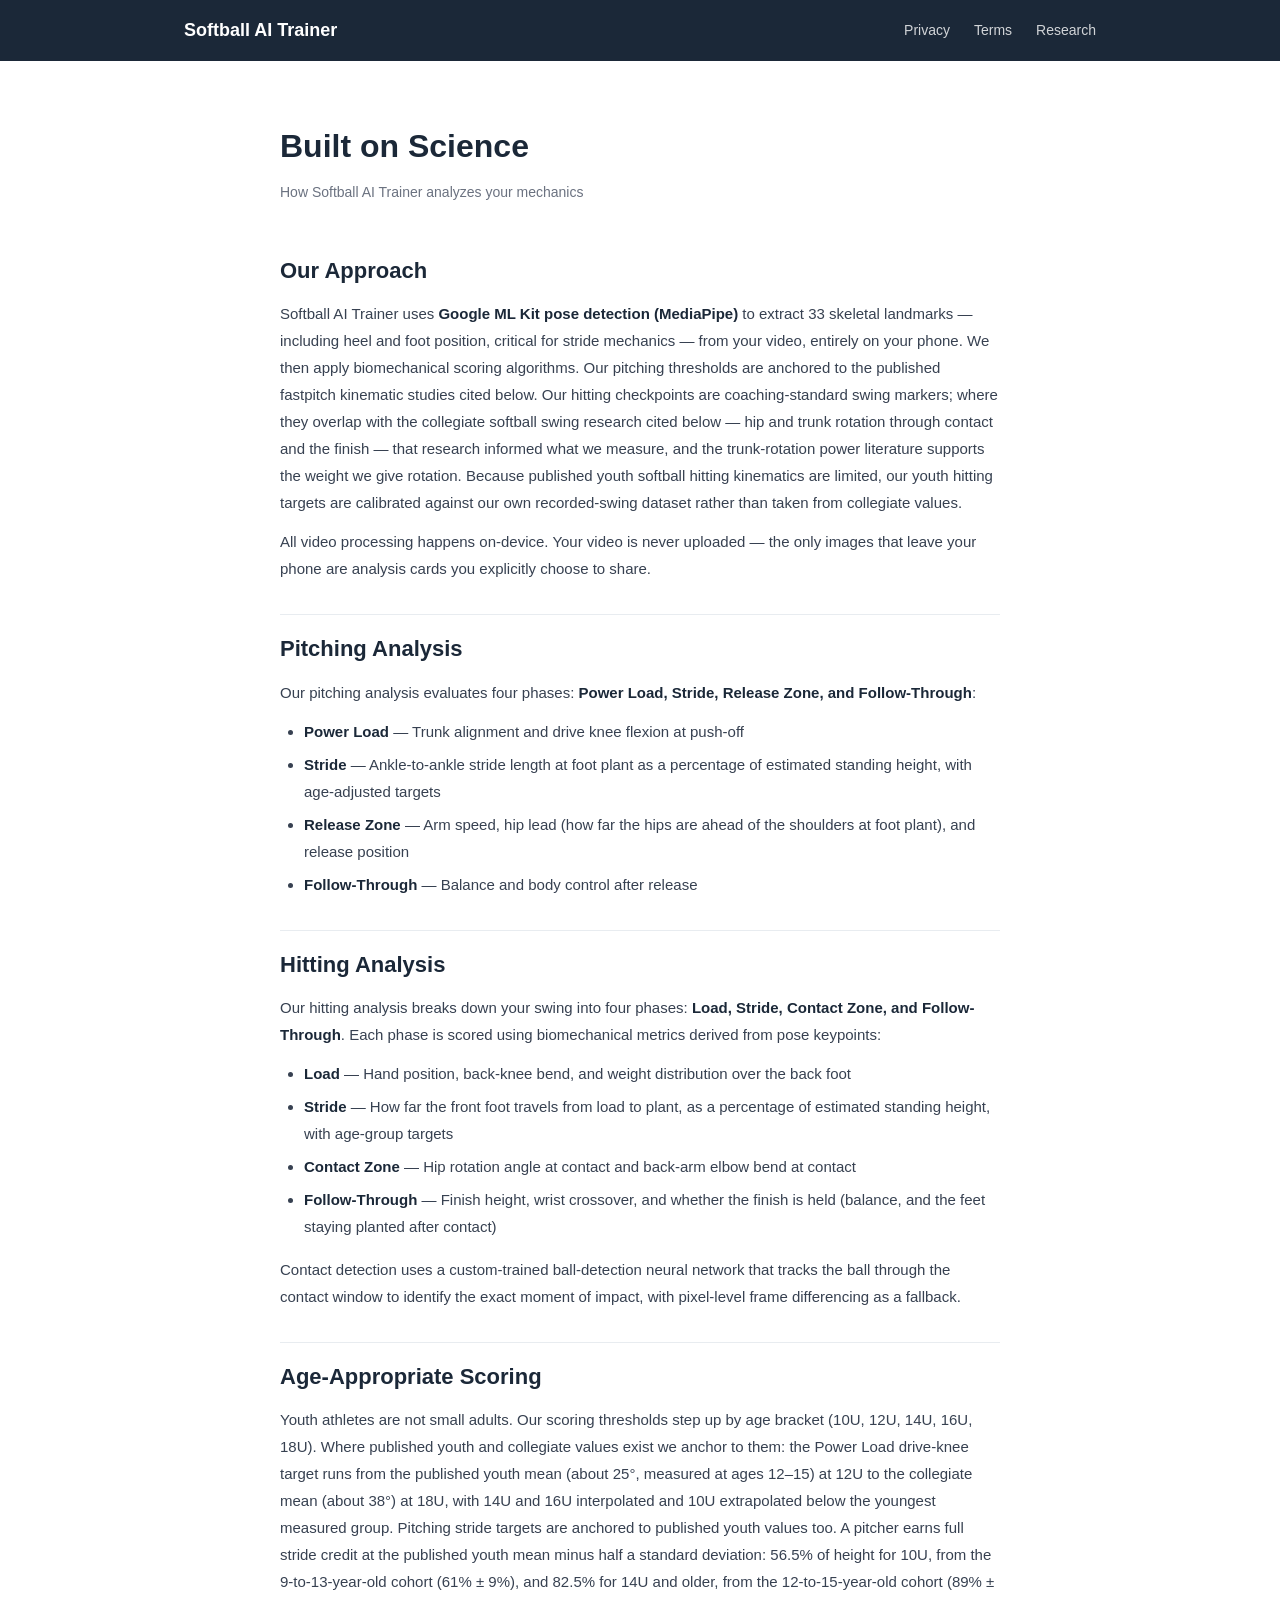
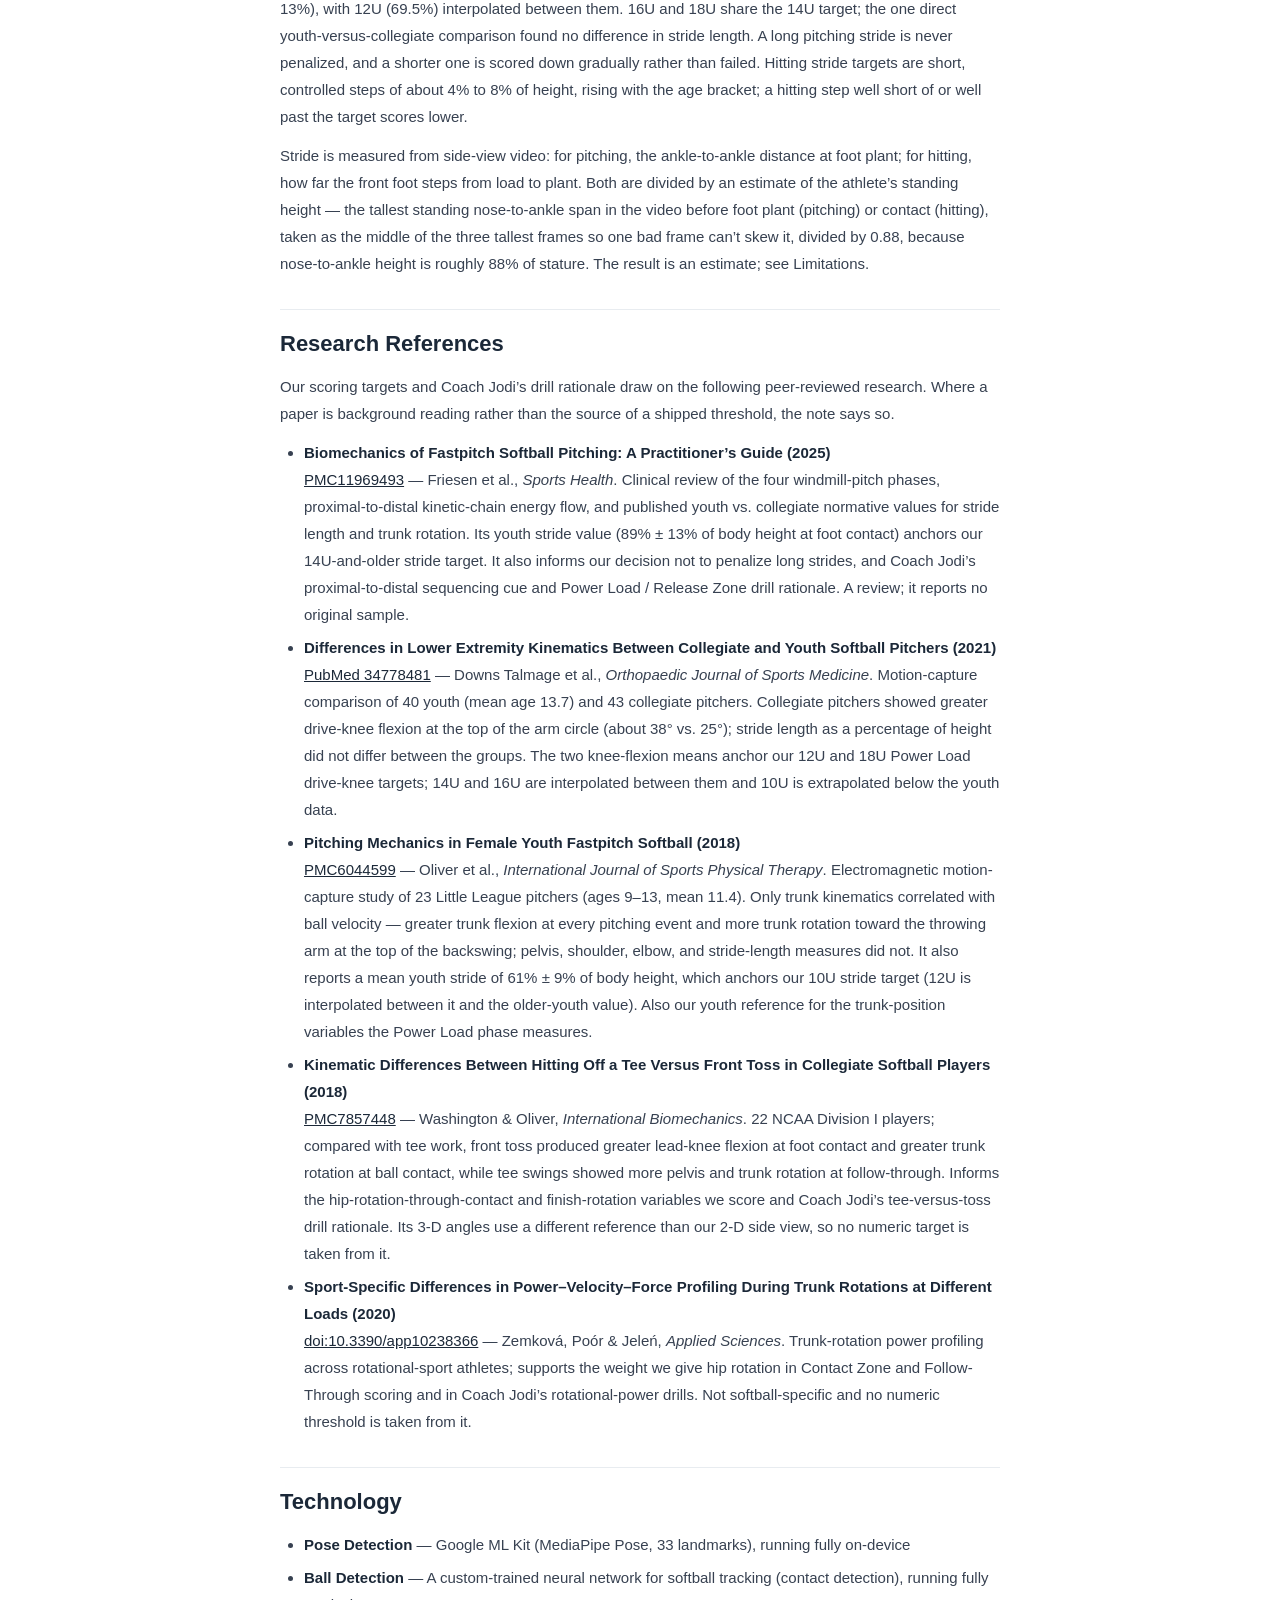
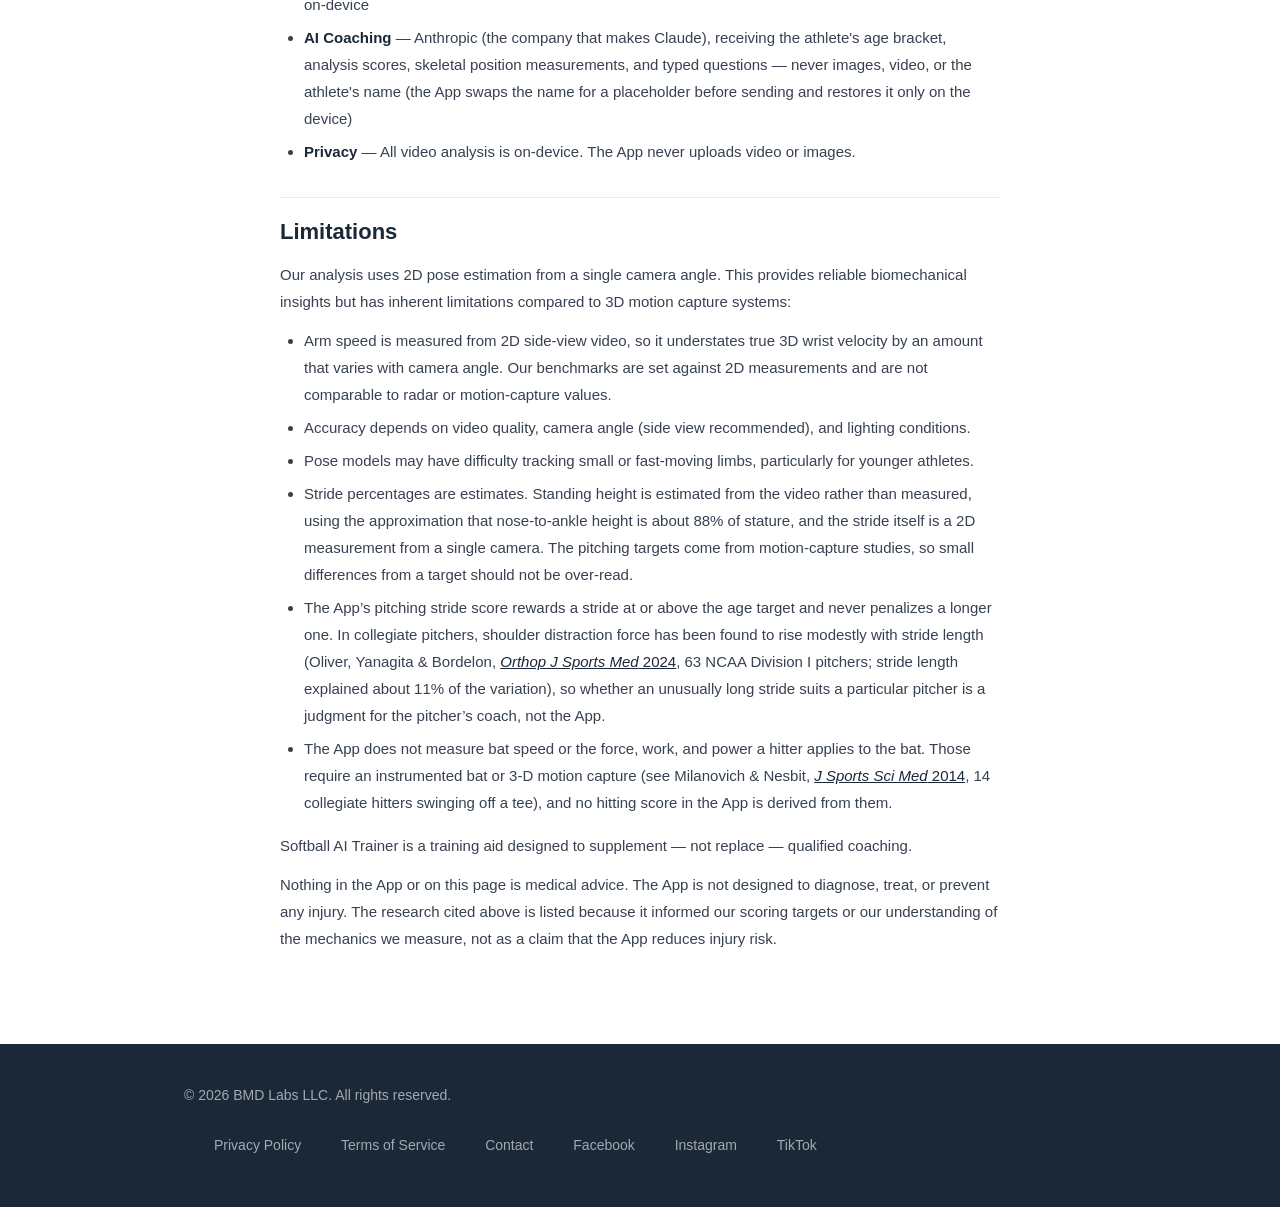
<file: research.html>
<!DOCTYPE html>
<html lang="en">
<head>
  <meta charset="UTF-8">
  <meta name="viewport" content="width=device-width, initial-scale=1.0">
  <title>Research — Softball AI Trainer</title>
  <meta name="description" content="How Softball AI Trainer works: on-device pose detection and biomechanical scoring calibrated against peer-reviewed fastpitch softball research.">
  <link rel="canonical" href="https://softballaitrainer.com/research.html">
  <link rel="icon" type="image/svg+xml" href="/favicon.svg">
  <link rel="stylesheet" href="css/style.css?v=20260918">

  <!-- Open Graph / Facebook -->
  <meta property="og:type" content="article">
  <meta property="og:url" content="https://softballaitrainer.com/research.html">
  <meta property="og:title" content="Built on Science — Softball AI Trainer">
  <meta property="og:description" content="How we analyze pitching and hitting mechanics. Calibrated against peer-reviewed biomechanics research for youth fastpitch softball.">
  <meta property="og:image" content="https://softballaitrainer.com/og-image.png?v=4">
  <meta property="og:image:alt" content="Softball AI Trainer app icon with the tagline AI-Powered Softball Training">
  <meta name="twitter:image:alt" content="Softball AI Trainer app icon with the tagline AI-Powered Softball Training">
  <meta property="og:site_name" content="Softball AI Trainer">

  <!-- Twitter -->
  <meta name="twitter:card" content="summary_large_image">
  <meta name="twitter:title" content="Built on Science — Softball AI Trainer">
  <meta name="twitter:description" content="How we analyze pitching and hitting mechanics. Calibrated against peer-reviewed biomechanics research.">
  <meta name="twitter:image" content="https://softballaitrainer.com/og-image.png?v=4">
</head>
<body>

  <header class="site-header">
    <div class="container">
      <a href="/" class="logo">Softball AI Trainer</a>
      <nav>
        <a href="/privacy.html">Privacy</a>
        <a href="/terms.html">Terms</a>
        <a href="/research.html">Research</a>
      </nav>
    </div>
  </header>

  <main class="container">
    <article class="legal">

      <h1>Built on Science</h1>
      <p class="effective-date">How Softball AI Trainer analyzes your mechanics</p>

      <h2>Our Approach</h2>
      <p>Softball AI Trainer uses <strong>Google ML Kit pose detection (MediaPipe)</strong> to extract 33 skeletal landmarks &mdash; including heel and foot position, critical for stride mechanics &mdash; from your video, entirely on your phone. We then apply biomechanical scoring algorithms. Our pitching thresholds are anchored to the published fastpitch kinematic studies cited below. Our hitting checkpoints are coaching-standard swing markers; where they overlap with the collegiate softball swing research cited below &mdash; hip and trunk rotation through contact and the finish &mdash; that research informed what we measure, and the trunk-rotation power literature supports the weight we give rotation. Because published youth softball hitting kinematics are limited, our youth hitting targets are calibrated against our own recorded-swing dataset rather than taken from collegiate values.</p>
      <p>All video processing happens on-device. Your video is never uploaded &mdash; the only images that leave your phone are analysis cards you explicitly choose to share.</p>

      <h2>Pitching Analysis</h2>
      <p>Our pitching analysis evaluates four phases: <strong>Power Load, Stride, Release Zone, and Follow-Through</strong>:</p>
      <ul>
        <li><strong>Power Load</strong> — Trunk alignment and drive knee flexion at push-off</li>
        <li><strong>Stride</strong> — Ankle-to-ankle stride length at foot plant as a percentage of estimated standing height, with age-adjusted targets</li>
        <li><strong>Release Zone</strong> — Arm speed, hip lead (how far the hips are ahead of the shoulders at foot plant), and release position</li>
        <li><strong>Follow-Through</strong> — Balance and body control after release</li>
      </ul>

      <h2>Hitting Analysis</h2>
      <p>Our hitting analysis breaks down your swing into four phases: <strong>Load, Stride, Contact Zone, and Follow-Through</strong>. Each phase is scored using biomechanical metrics derived from pose keypoints:</p>
      <ul>
        <li><strong>Load</strong> — Hand position, back-knee bend, and weight distribution over the back foot</li>
        <li><strong>Stride</strong> — How far the front foot travels from load to plant, as a percentage of estimated standing height, with age-group targets</li>
        <li><strong>Contact Zone</strong> — Hip rotation angle at contact and back-arm elbow bend at contact</li>
        <li><strong>Follow-Through</strong> — Finish height, wrist crossover, and whether the finish is held (balance, and the feet staying planted after contact)</li>
      </ul>
      <p>Contact detection uses a custom-trained ball-detection neural network that tracks the ball through the contact window to identify the exact moment of impact, with pixel-level frame differencing as a fallback.</p>

      <h2>Age-Appropriate Scoring</h2>
      <p>Youth athletes are not small adults. Our scoring thresholds step up by age bracket (10U, 12U, 14U, 16U, 18U). Where published youth and collegiate values exist we anchor to them: the Power Load drive-knee target runs from the published youth mean (about 25&deg;, measured at ages 12&ndash;15) at 12U to the collegiate mean (about 38&deg;) at 18U, with 14U and 16U interpolated and 10U extrapolated below the youngest measured group. Pitching stride targets are anchored to published youth values too. A pitcher earns full stride credit at the published youth mean minus half a standard deviation: 56.5% of height for 10U, from the 9-to-13-year-old cohort (61% &plusmn; 9%), and 82.5% for 14U and older, from the 12-to-15-year-old cohort (89% &plusmn; 13%), with 12U (69.5%) interpolated between them. 16U and 18U share the 14U target; the one direct youth-versus-collegiate comparison found no difference in stride length. A long pitching stride is never penalized, and a shorter one is scored down gradually rather than failed. Hitting stride targets are short, controlled steps of about 4% to 8% of height, rising with the age bracket; a hitting step well short of or well past the target scores lower.</p>
      <p>Stride is measured from side-view video: for pitching, the ankle-to-ankle distance at foot plant; for hitting, how far the front foot steps from load to plant. Both are divided by an estimate of the athlete&rsquo;s standing height &mdash; the tallest standing nose-to-ankle span in the video before foot plant (pitching) or contact (hitting), taken as the middle of the three tallest frames so one bad frame can&rsquo;t skew it, divided by 0.88, because nose-to-ankle height is roughly 88% of stature. The result is an estimate; see Limitations.</p>

      <h2>Research References</h2>
      <p>Our scoring targets and Coach Jodi&rsquo;s drill rationale draw on the following peer-reviewed research. Where a paper is background reading rather than the source of a shipped threshold, the note says so.</p>
      <ul>
        <li>
          <strong>Biomechanics of Fastpitch Softball Pitching: A Practitioner&rsquo;s Guide (2025)</strong><br>
          <a href="https://pmc.ncbi.nlm.nih.gov/articles/PMC11969493/" target="_blank" rel="noopener">PMC11969493</a> &mdash; Friesen et al., <em>Sports Health</em>. Clinical review of the four windmill-pitch phases, proximal-to-distal kinetic-chain energy flow, and published youth vs. collegiate normative values for stride length and trunk rotation. Its youth stride value (89% &plusmn; 13% of body height at foot contact) anchors our 14U-and-older stride target. It also informs our decision not to penalize long strides, and Coach Jodi&rsquo;s proximal-to-distal sequencing cue and Power Load / Release Zone drill rationale. A review; it reports no original sample.
        </li>
        <li>
          <strong>Differences in Lower Extremity Kinematics Between Collegiate and Youth Softball Pitchers (2021)</strong><br>
          <a href="https://pubmed.ncbi.nlm.nih.gov/34778481/" target="_blank" rel="noopener">PubMed 34778481</a> &mdash; Downs Talmage et al., <em>Orthopaedic Journal of Sports Medicine</em>. Motion-capture comparison of 40 youth (mean age 13.7) and 43 collegiate pitchers. Collegiate pitchers showed greater drive-knee flexion at the top of the arm circle (about 38&deg; vs. 25&deg;); stride length as a percentage of height did not differ between the groups. The two knee-flexion means anchor our 12U and 18U Power Load drive-knee targets; 14U and 16U are interpolated between them and 10U is extrapolated below the youth data.
        </li>
        <li>
          <strong>Pitching Mechanics in Female Youth Fastpitch Softball (2018)</strong><br>
          <a href="https://pmc.ncbi.nlm.nih.gov/articles/PMC6044599/" target="_blank" rel="noopener">PMC6044599</a> &mdash; Oliver et al., <em>International Journal of Sports Physical Therapy</em>. Electromagnetic motion-capture study of 23 Little League pitchers (ages 9&ndash;13, mean 11.4). Only trunk kinematics correlated with ball velocity &mdash; greater trunk flexion at every pitching event and more trunk rotation toward the throwing arm at the top of the backswing; pelvis, shoulder, elbow, and stride-length measures did not. It also reports a mean youth stride of 61% &plusmn; 9% of body height, which anchors our 10U stride target (12U is interpolated between it and the older-youth value). Also our youth reference for the trunk-position variables the Power Load phase measures.
        </li>
        <li>
          <strong>Kinematic Differences Between Hitting Off a Tee Versus Front Toss in Collegiate Softball Players (2018)</strong><br>
          <a href="https://pmc.ncbi.nlm.nih.gov/articles/PMC7857448/" target="_blank" rel="noopener">PMC7857448</a> &mdash; Washington &amp; Oliver, <em>International Biomechanics</em>. 22 NCAA Division I players; compared with tee work, front toss produced greater lead-knee flexion at foot contact and greater trunk rotation at ball contact, while tee swings showed more pelvis and trunk rotation at follow-through. Informs the hip-rotation-through-contact and finish-rotation variables we score and Coach Jodi&rsquo;s tee-versus-toss drill rationale. Its 3-D angles use a different reference than our 2-D side view, so no numeric target is taken from it.
        </li>
        <li>
          <strong>Sport-Specific Differences in Power&ndash;Velocity&ndash;Force Profiling During Trunk Rotations at Different Loads (2020)</strong><br>
          <a href="https://doi.org/10.3390/app10238366" target="_blank" rel="noopener">doi:10.3390/app10238366</a> &mdash; Zemkov&aacute;, Po&oacute;r &amp; Jele&nacute;, <em>Applied Sciences</em>. Trunk-rotation power profiling across rotational-sport athletes; supports the weight we give hip rotation in Contact Zone and Follow-Through scoring and in Coach Jodi&rsquo;s rotational-power drills. Not softball-specific and no numeric threshold is taken from it.
        </li>
      </ul>

      <h2>Technology</h2>
      <ul>
        <li><strong>Pose Detection</strong> — Google ML Kit (MediaPipe Pose, 33 landmarks), running fully on-device</li>
        <li><strong>Ball Detection</strong> — A custom-trained neural network for softball tracking (contact detection), running fully on-device</li>
        <li><strong>AI Coaching</strong> — Anthropic (the company that makes Claude), receiving the athlete's age bracket, analysis scores, skeletal position measurements, and typed questions — never images, video, or the athlete's name (the App swaps the name for a placeholder before sending and restores it only on the device)</li>
        <li><strong>Privacy</strong> — All video analysis is on-device. The App never uploads video or images.</li>
      </ul>

      <h2>Limitations</h2>
      <p>Our analysis uses 2D pose estimation from a single camera angle. This provides reliable biomechanical insights but has inherent limitations compared to 3D motion capture systems:</p>
      <ul>
        <li>Arm speed is measured from 2D side-view video, so it understates true 3D wrist velocity by an amount that varies with camera angle. Our benchmarks are set against 2D measurements and are not comparable to radar or motion-capture values.</li>
        <li>Accuracy depends on video quality, camera angle (side view recommended), and lighting conditions.</li>
        <li>Pose models may have difficulty tracking small or fast-moving limbs, particularly for younger athletes.</li>
        <li>Stride percentages are estimates. Standing height is estimated from the video rather than measured, using the approximation that nose-to-ankle height is about 88% of stature, and the stride itself is a 2D measurement from a single camera. The pitching targets come from motion-capture studies, so small differences from a target should not be over-read.</li>
        <li>The App&rsquo;s pitching stride score rewards a stride at or above the age target and never penalizes a longer one. In collegiate pitchers, shoulder distraction force has been found to rise modestly with stride length (Oliver, Yanagita &amp; Bordelon, <a href="https://pmc.ncbi.nlm.nih.gov/articles/PMC11542118/" target="_blank" rel="noopener"><em>Orthop J Sports Med</em> 2024</a>, 63 NCAA Division I pitchers; stride length explained about 11% of the variation), so whether an unusually long stride suits a particular pitcher is a judgment for the pitcher&rsquo;s coach, not the App.</li>
        <li>The App does not measure bat speed or the force, work, and power a hitter applies to the bat. Those require an instrumented bat or 3-D motion capture (see Milanovich &amp; Nesbit, <a href="https://pmc.ncbi.nlm.nih.gov/articles/PMC3918556/" target="_blank" rel="noopener"><em>J Sports Sci Med</em> 2014</a>, 14 collegiate hitters swinging off a tee), and no hitting score in the App is derived from them.</li>
      </ul>
      <p>Softball AI Trainer is a training aid designed to supplement — not replace — qualified coaching.</p>
      <p>Nothing in the App or on this page is medical advice. The App is not designed to diagnose, treat, or prevent any injury. The research cited above is listed because it informed our scoring targets or our understanding of the mechanics we measure, not as a claim that the App reduces injury risk.</p>

    </article>
  </main>

  <footer class="site-footer">
    <div class="container">
      <span>&copy; 2026 BMD Labs LLC. All rights reserved.</span>
      <div>
        <a href="/privacy.html">Privacy Policy</a>
        <a href="/terms.html">Terms of Service</a>
        <a href="mailto:support@softballaitrainer.com">Contact</a>
        <a href="https://www.facebook.com/softballaitrainer" target="_blank" rel="noopener">Facebook</a>
        <a href="https://www.instagram.com/softballaitrainer" target="_blank" rel="noopener">Instagram</a>
        <a href="https://www.tiktok.com/@softballaitrainer" target="_blank" rel="noopener">TikTok</a>
      </div>
    </div>
  </footer>

</body>
</html>
</file>
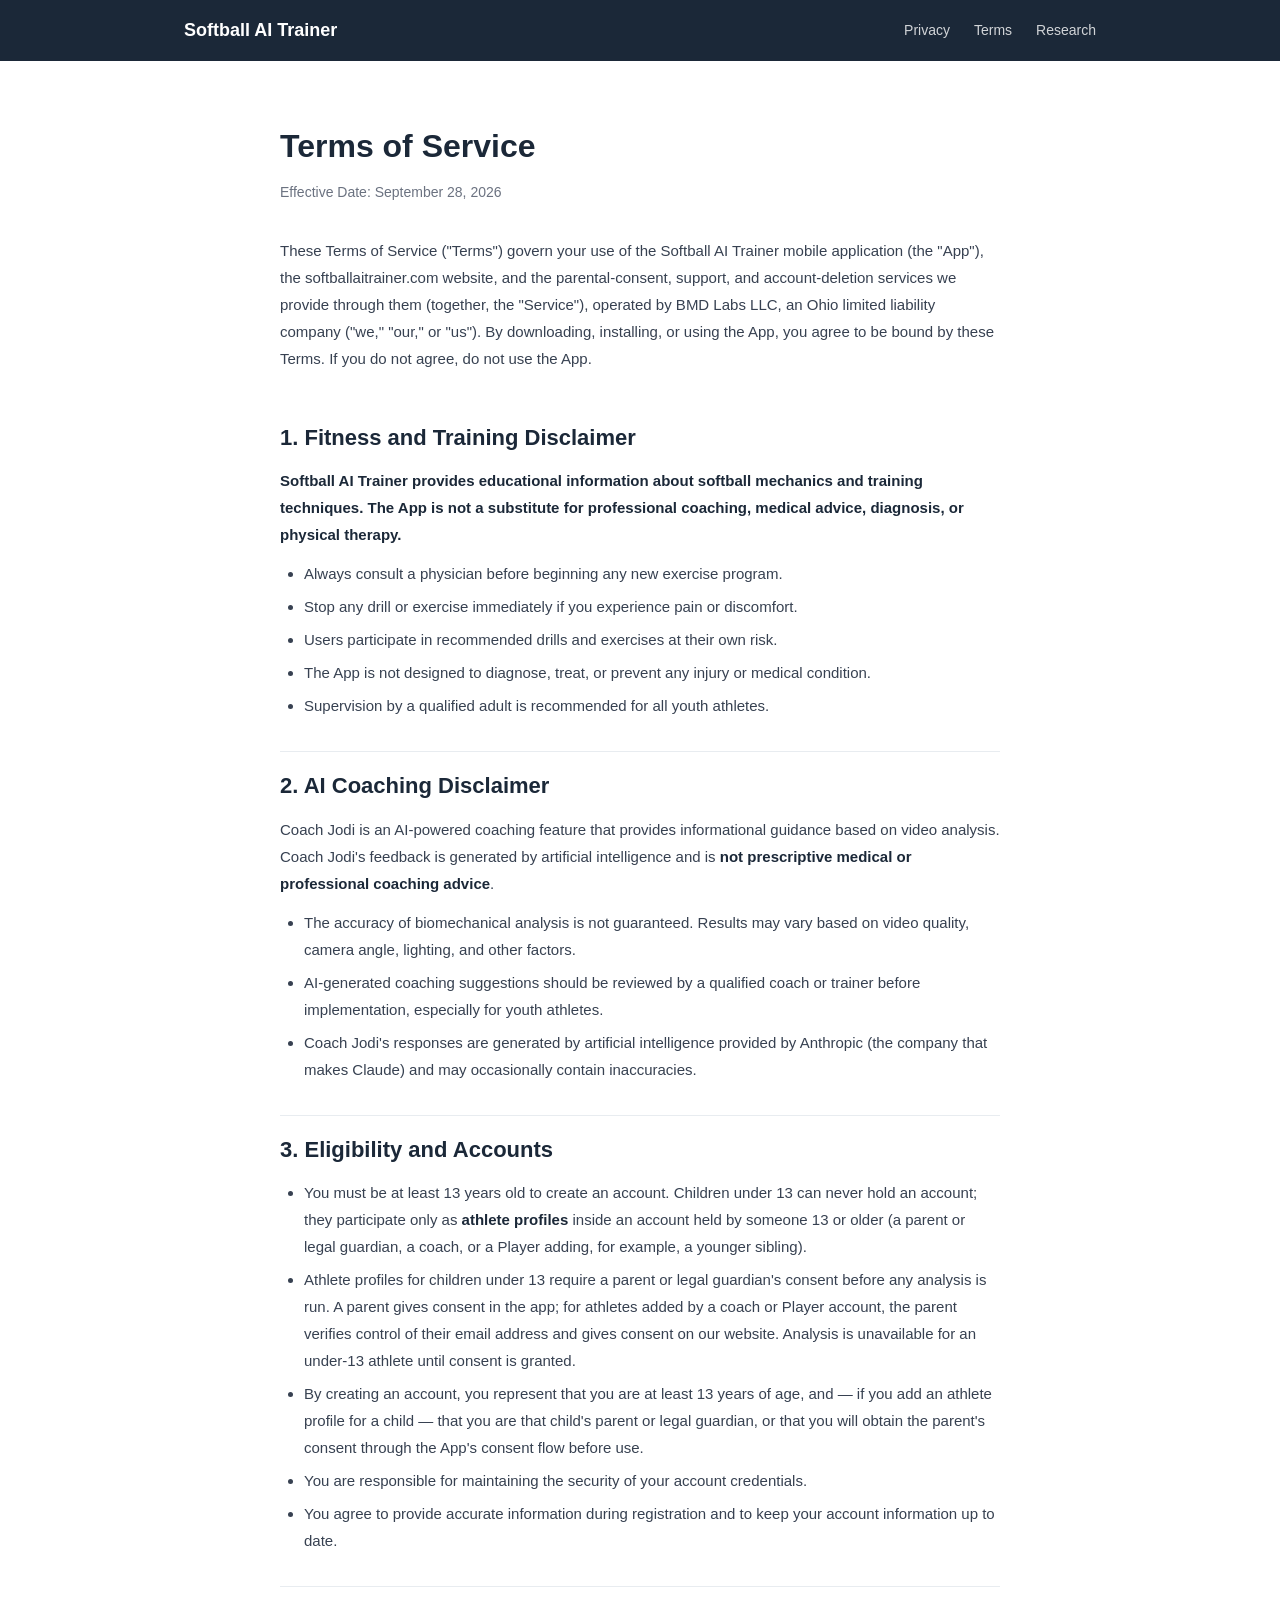
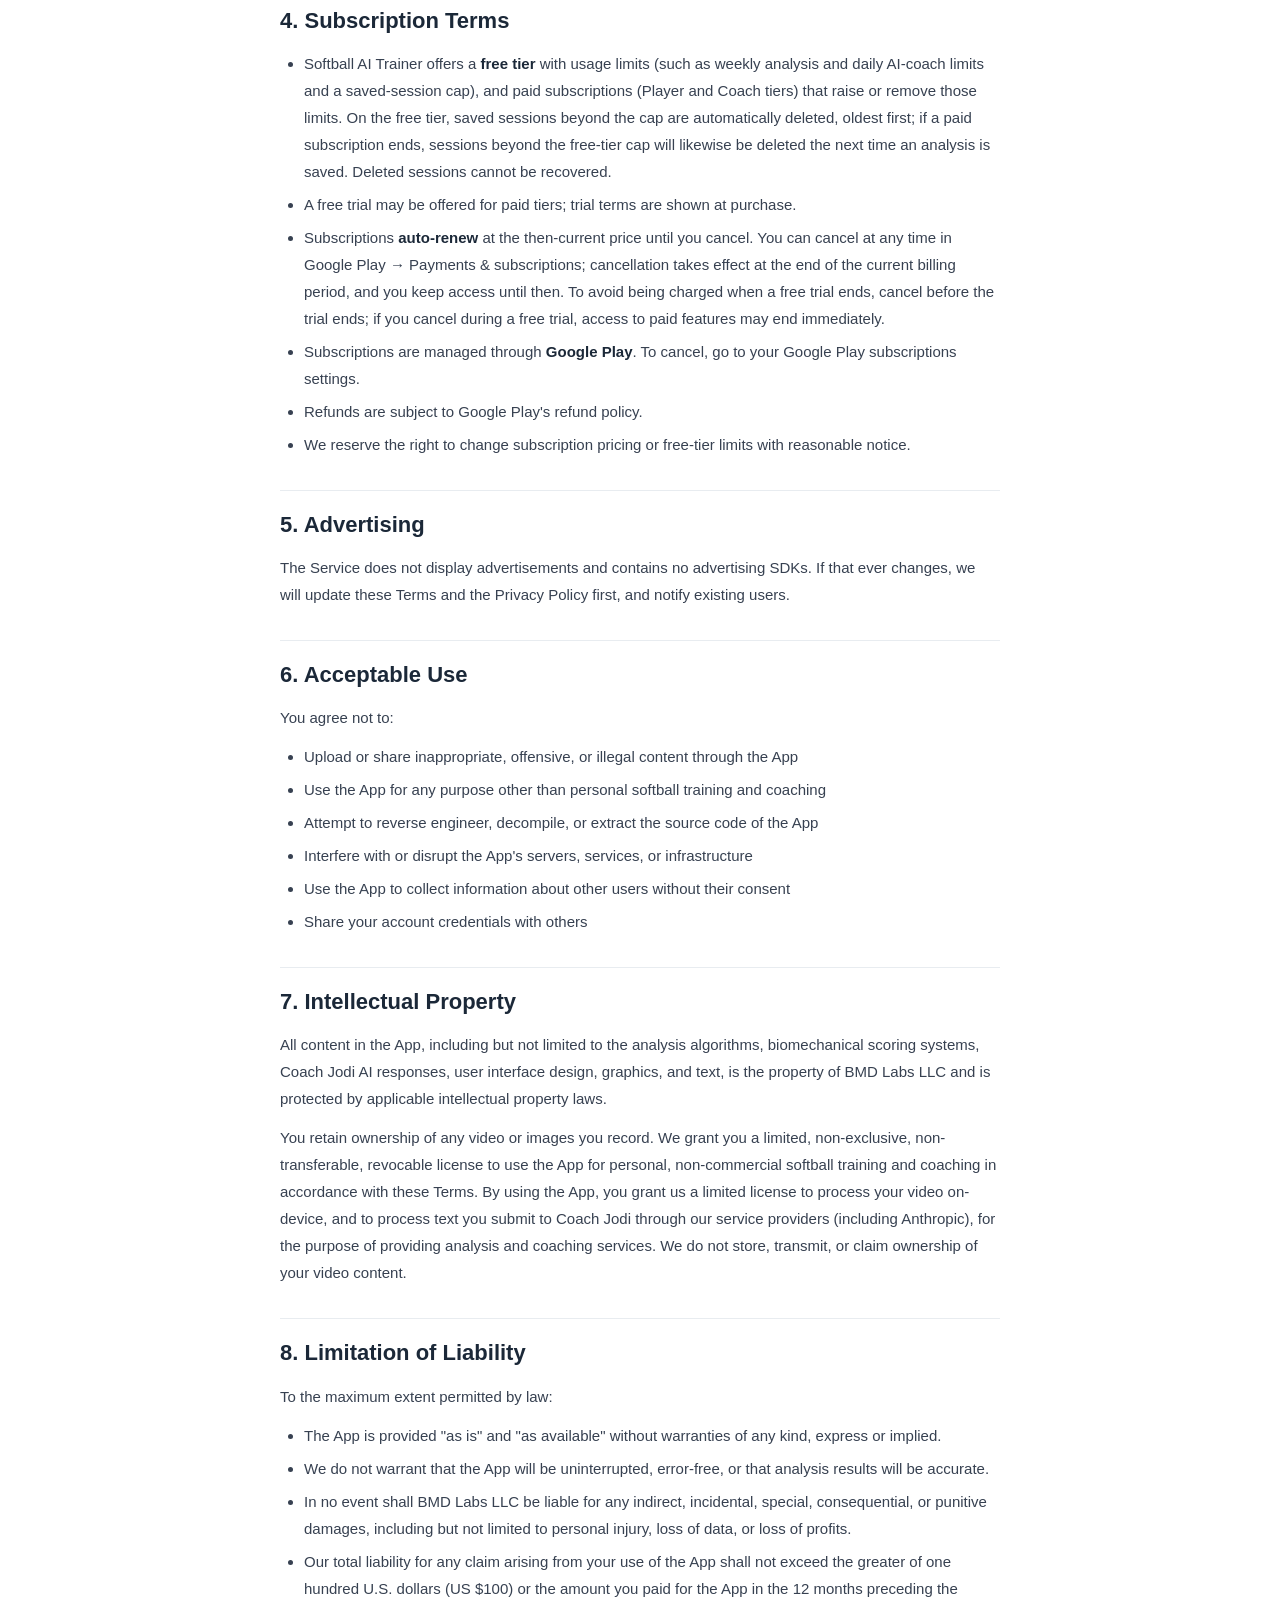
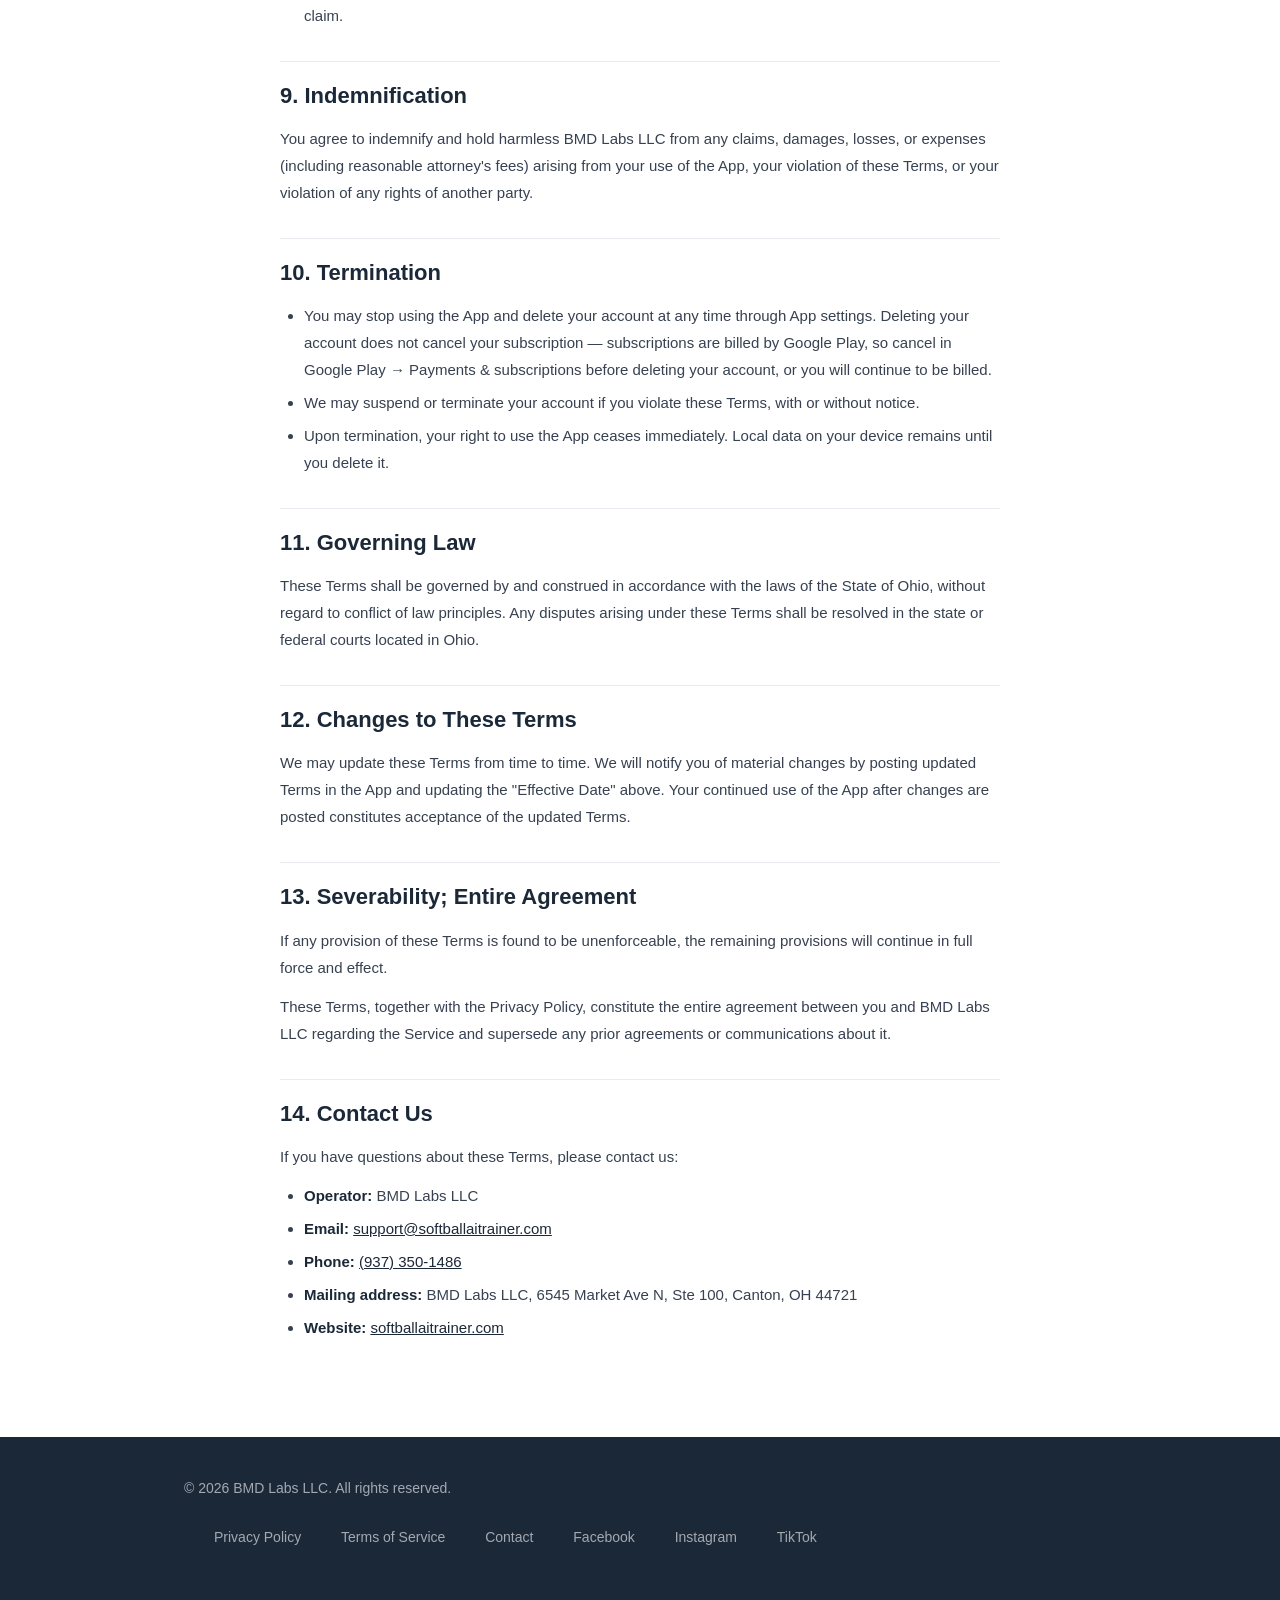
<file: terms.html>
<!DOCTYPE html>
<html lang="en">
<head>
  <meta charset="UTF-8">
  <meta name="viewport" content="width=device-width, initial-scale=1.0">
  <title>Terms of Service — Softball AI Trainer</title>
  <meta name="description" content="Terms of Service for Softball AI Trainer, operated by BMD Labs LLC.">
  <link rel="canonical" href="https://softballaitrainer.com/terms.html">
  <link rel="icon" type="image/svg+xml" href="/favicon.svg">
  <link rel="stylesheet" href="css/style.css?v=20260918">

  <!-- Open Graph / Facebook -->
  <meta property="og:type" content="article">
  <meta property="og:url" content="https://softballaitrainer.com/terms.html">
  <meta property="og:title" content="Terms of Service — Softball AI Trainer">
  <meta property="og:description" content="Terms and conditions of using Softball AI Trainer.">
  <meta property="og:image" content="https://softballaitrainer.com/og-image.png?v=4">
  <meta property="og:image:alt" content="Softball AI Trainer app icon with the tagline AI-Powered Softball Training">
  <meta name="twitter:image:alt" content="Softball AI Trainer app icon with the tagline AI-Powered Softball Training">
  <meta property="og:site_name" content="Softball AI Trainer">

  <!-- Twitter -->
  <meta name="twitter:card" content="summary_large_image">
  <meta name="twitter:title" content="Terms of Service — Softball AI Trainer">
  <meta name="twitter:description" content="Terms and conditions of using Softball AI Trainer.">
  <meta name="twitter:image" content="https://softballaitrainer.com/og-image.png?v=4">
</head>
<body>

  <header class="site-header">
    <div class="container">
      <a href="/" class="logo">Softball AI Trainer</a>
      <nav>
        <a href="/privacy.html">Privacy</a>
        <a href="/terms.html">Terms</a>
        <a href="/research.html">Research</a>
      </nav>
    </div>
  </header>

  <main class="container">
    <article class="legal">

      <h1>Terms of Service</h1>
      <p class="effective-date">Effective Date: September 28, 2026</p>

      <p>These Terms of Service ("Terms") govern your use of the Softball AI Trainer mobile application (the "App"), the softballaitrainer.com website, and the parental-consent, support, and account-deletion services we provide through them (together, the "Service"), operated by BMD Labs LLC, an Ohio limited liability company ("we," "our," or "us"). By downloading, installing, or using the App, you agree to be bound by these Terms. If you do not agree, do not use the App.</p>

      <h2>1. Fitness and Training Disclaimer</h2>
      <p><strong>Softball AI Trainer provides educational information about softball mechanics and training techniques. The App is not a substitute for professional coaching, medical advice, diagnosis, or physical therapy.</strong></p>
      <ul>
        <li>Always consult a physician before beginning any new exercise program.</li>
        <li>Stop any drill or exercise immediately if you experience pain or discomfort.</li>
        <li>Users participate in recommended drills and exercises at their own risk.</li>
        <li>The App is not designed to diagnose, treat, or prevent any injury or medical condition.</li>
        <li>Supervision by a qualified adult is recommended for all youth athletes.</li>
      </ul>

      <h2>2. AI Coaching Disclaimer</h2>
      <p>Coach Jodi is an AI-powered coaching feature that provides informational guidance based on video analysis. Coach Jodi's feedback is generated by artificial intelligence and is <strong>not prescriptive medical or professional coaching advice</strong>.</p>
      <ul>
        <li>The accuracy of biomechanical analysis is not guaranteed. Results may vary based on video quality, camera angle, lighting, and other factors.</li>
        <li>AI-generated coaching suggestions should be reviewed by a qualified coach or trainer before implementation, especially for youth athletes.</li>
        <li>Coach Jodi's responses are generated by artificial intelligence provided by Anthropic (the company that makes Claude) and may occasionally contain inaccuracies.</li>
      </ul>

      <h2>3. Eligibility and Accounts</h2>
      <ul>
        <li>You must be at least 13 years old to create an account. Children under 13 can never hold an account; they participate only as <strong>athlete profiles</strong> inside an account held by someone 13 or older (a parent or legal guardian, a coach, or a Player adding, for example, a younger sibling).</li>
        <li>Athlete profiles for children under 13 require a parent or legal guardian's consent before any analysis is run. A parent gives consent in the app; for athletes added by a coach or Player account, the parent verifies control of their email address and gives consent on our website. Analysis is unavailable for an under-13 athlete until consent is granted.</li>
        <li>By creating an account, you represent that you are at least 13 years of age, and — if you add an athlete profile for a child — that you are that child's parent or legal guardian, or that you will obtain the parent's consent through the App's consent flow before use.</li>
        <li>You are responsible for maintaining the security of your account credentials.</li>
        <li>You agree to provide accurate information during registration and to keep your account information up to date.</li>
      </ul>

      <h2>4. Subscription Terms</h2>
      <ul>
        <li>Softball AI Trainer offers a <strong>free tier</strong> with usage limits (such as weekly analysis and daily AI-coach limits and a saved-session cap), and paid subscriptions (Player and Coach tiers) that raise or remove those limits. On the free tier, saved sessions beyond the cap are automatically deleted, oldest first; if a paid subscription ends, sessions beyond the free-tier cap will likewise be deleted the next time an analysis is saved. Deleted sessions cannot be recovered.</li>
        <li>A free trial may be offered for paid tiers; trial terms are shown at purchase.</li>
        <li>Subscriptions <strong>auto-renew</strong> at the then-current price until you cancel. You can cancel at any time in Google Play → Payments &amp; subscriptions; cancellation takes effect at the end of the current billing period, and you keep access until then. To avoid being charged when a free trial ends, cancel before the trial ends; if you cancel during a free trial, access to paid features may end immediately.</li>
        <li>Subscriptions are managed through <strong>Google Play</strong>. To cancel, go to your Google Play subscriptions settings.</li>
        <li>Refunds are subject to Google Play's refund policy.</li>
        <li>We reserve the right to change subscription pricing or free-tier limits with reasonable notice.</li>
      </ul>

      <h2>5. Advertising</h2>
      <p>The Service does not display advertisements and contains no advertising SDKs. If that ever changes, we will update these Terms and the Privacy Policy first, and notify existing users.</p>

      <h2>6. Acceptable Use</h2>
      <p>You agree not to:</p>
      <ul>
        <li>Upload or share inappropriate, offensive, or illegal content through the App</li>
        <li>Use the App for any purpose other than personal softball training and coaching</li>
        <li>Attempt to reverse engineer, decompile, or extract the source code of the App</li>
        <li>Interfere with or disrupt the App's servers, services, or infrastructure</li>
        <li>Use the App to collect information about other users without their consent</li>
        <li>Share your account credentials with others</li>
      </ul>

      <h2>7. Intellectual Property</h2>
      <p>All content in the App, including but not limited to the analysis algorithms, biomechanical scoring systems, Coach Jodi AI responses, user interface design, graphics, and text, is the property of BMD Labs LLC and is protected by applicable intellectual property laws.</p>
      <p>You retain ownership of any video or images you record. We grant you a limited, non-exclusive, non-transferable, revocable license to use the App for personal, non-commercial softball training and coaching in accordance with these Terms. By using the App, you grant us a limited license to process your video on-device, and to process text you submit to Coach Jodi through our service providers (including Anthropic), for the purpose of providing analysis and coaching services. We do not store, transmit, or claim ownership of your video content.</p>

      <h2>8. Limitation of Liability</h2>
      <p>To the maximum extent permitted by law:</p>
      <ul>
        <li>The App is provided "as is" and "as available" without warranties of any kind, express or implied.</li>
        <li>We do not warrant that the App will be uninterrupted, error-free, or that analysis results will be accurate.</li>
        <li>In no event shall BMD Labs LLC be liable for any indirect, incidental, special, consequential, or punitive damages, including but not limited to personal injury, loss of data, or loss of profits.</li>
        <li>Our total liability for any claim arising from your use of the App shall not exceed the greater of one hundred U.S. dollars (US $100) or the amount you paid for the App in the 12 months preceding the claim.</li>
      </ul>

      <h2>9. Indemnification</h2>
      <p>You agree to indemnify and hold harmless BMD Labs LLC from any claims, damages, losses, or expenses (including reasonable attorney's fees) arising from your use of the App, your violation of these Terms, or your violation of any rights of another party.</p>

      <h2>10. Termination</h2>
      <ul>
        <li>You may stop using the App and delete your account at any time through App settings. Deleting your account does not cancel your subscription — subscriptions are billed by Google Play, so cancel in Google Play → Payments &amp; subscriptions before deleting your account, or you will continue to be billed.</li>
        <li>We may suspend or terminate your account if you violate these Terms, with or without notice.</li>
        <li>Upon termination, your right to use the App ceases immediately. Local data on your device remains until you delete it.</li>
      </ul>

      <h2>11. Governing Law</h2>
      <p>These Terms shall be governed by and construed in accordance with the laws of the State of Ohio, without regard to conflict of law principles. Any disputes arising under these Terms shall be resolved in the state or federal courts located in Ohio.</p>

      <h2>12. Changes to These Terms</h2>
      <p>We may update these Terms from time to time. We will notify you of material changes by posting updated Terms in the App and updating the "Effective Date" above. Your continued use of the App after changes are posted constitutes acceptance of the updated Terms.</p>

      <h2>13. Severability; Entire Agreement</h2>
      <p>If any provision of these Terms is found to be unenforceable, the remaining provisions will continue in full force and effect.</p>

            <p>These Terms, together with the Privacy Policy, constitute the entire agreement between you and BMD Labs LLC regarding the Service and supersede any prior agreements or communications about it.</p>

      <h2>14. Contact Us</h2>
      <p>If you have questions about these Terms, please contact us:</p>
      <ul>
        <li><strong>Operator:</strong> BMD Labs LLC</li>
        <li><strong>Email:</strong> <a href="mailto:support@softballaitrainer.com">support@softballaitrainer.com</a></li>
        <li><strong>Phone:</strong> <a href="tel:+19373501486">(937) 350-1486</a></li>
        <li><strong>Mailing address:</strong> BMD Labs LLC, 6545 Market Ave N, Ste 100, Canton, OH 44721</li>
        <li><strong>Website:</strong> <a href="https://softballaitrainer.com">softballaitrainer.com</a></li>
      </ul>

    </article>
  </main>

  <footer class="site-footer">
    <div class="container">
      <span>&copy; 2026 BMD Labs LLC. All rights reserved.</span>
      <div>
        <a href="/privacy.html">Privacy Policy</a>
        <a href="/terms.html">Terms of Service</a>
        <a href="mailto:support@softballaitrainer.com">Contact</a>
        <a href="https://www.facebook.com/softballaitrainer" target="_blank" rel="noopener">Facebook</a>
        <a href="https://www.instagram.com/softballaitrainer" target="_blank" rel="noopener">Instagram</a>
        <a href="https://www.tiktok.com/@softballaitrainer" target="_blank" rel="noopener">TikTok</a>
      </div>
    </div>
  </footer>

</body>
</html>
</file>
<file: css/style.css>
*, *::before, *::after { box-sizing: border-box; margin: 0; padding: 0; }

:root {
  --navy: #1B2838;
  --green: #00E676;
  --light-gray: #F2F4F7;
  --white: #FFFFFF;
  --gray-text: #6B7280;
  --subtle-border: #E8ECF0;
}

body {
  font-family: -apple-system, BlinkMacSystemFont, "Segoe UI", Roboto, Helvetica, Arial, sans-serif;
  color: var(--navy);
  background: var(--white);
  line-height: 1.6;
  -webkit-font-smoothing: antialiased;
}

a { color: var(--navy); text-decoration: underline; }
a:not(.btn):hover { color: #00875A; }
.hero a:not(.btn):hover, .site-header a:not(.btn):hover, .site-footer a:not(.btn):hover, .coach-card a:not(.btn):hover { color: var(--green); }
/* Plain links inside the navy hero (404 page) were navy-on-navy — invisible. */
.hero a:not(.btn) { color: var(--white); }

/* ── Layout ──────────────────────────────── */

.container { max-width: 960px; margin: 0 auto; padding: 0 24px; }

/* ── Header ──────────────────────────────── */

.site-header {
  background: var(--navy);
  padding: 16px 0;
  position: sticky;
  top: 0;
  z-index: 100;
}

.site-header .container {
  display: flex;
  align-items: center;
  justify-content: space-between;
}

.site-header .logo {
  color: var(--white);
  font-size: 18px;
  font-weight: 700;
  text-decoration: none;
}

.site-header .logo:hover { color: var(--green); }

.site-header nav { display: flex; flex-wrap: wrap; align-items: center; gap: 0 24px; }

.site-header nav a {
  color: rgba(255,255,255,0.8);
  text-decoration: none;
  font-size: 14px;
  font-weight: 500;
  white-space: nowrap;
}

.site-header nav a:hover { color: #00875A; }
.hero a:not(.btn):hover, .site-header a:not(.btn):hover, .site-footer a:not(.btn):hover, .coach-card a:not(.btn):hover { color: var(--green); }

/* ── Hero ────────────────────────────────── */

.hero {
  background: var(--navy);
  color: var(--white);
  padding: 80px 0 96px;
  text-align: center;
}

.hero h1 {
  font-size: 48px;
  font-weight: 800;
  margin-bottom: 8px;
  letter-spacing: -0.5px;
}

.hero .tagline {
  font-size: 22px;
  color: var(--green);
  font-weight: 600;
  margin-bottom: 24px;
}

.hero .humanizing {
  font-size: 14px;
  font-style: italic;
  color: rgba(255,255,255,0.6);
  margin-bottom: 24px;
}

.hero .description {
  font-size: 18px;
  color: rgba(255,255,255,0.75);
  max-width: 600px;
  margin: 0 auto 40px;
  line-height: 1.7;
}

.hero .pricing-line {
  font-size: 14px;
  color: rgba(255,255,255,0.75);
  margin: 24px auto 0;
  max-width: 600px;
}

.hero .launch-note {
  font-size: 13px;
  color: rgba(255,255,255,0.68);
  margin-top: 8px;
  letter-spacing: 0.3px;
  text-transform: uppercase;
  font-weight: 500;
}

.hero-badges {
  display: flex;
  justify-content: center;
  gap: 12px;
  margin-top: 24px;
  flex-wrap: wrap;
}

.hero-badge {
  display: inline-block;
  background: rgba(255,255,255,0.08);
  color: rgba(255,255,255,0.85);
  border: 1px solid rgba(255,255,255,0.15);
  padding: 8px 16px;
  border-radius: 20px;
  font-size: 13px;
  font-weight: 500;
}

.hero .cta-group {
  display: flex;
  gap: 16px;
  justify-content: center;
  flex-wrap: wrap;
}

/* ── Buttons ─────────────────────────────── */

.btn {
  display: inline-flex;
  align-items: center;
  gap: 8px;
  padding: 14px 32px;
  border-radius: 28px;
  font-size: 16px;
  font-weight: 600;
  text-decoration: none;
  border: none;
  cursor: pointer;
  transition: transform 0.15s, box-shadow 0.15s;
}

.btn:hover { transform: translateY(-1px); box-shadow: 0 4px 16px rgba(0,0,0,0.2); }

.btn-green { background: var(--green); color: var(--navy); }
.btn-outline { background: transparent; color: var(--white); border: 2px solid rgba(255,255,255,0.3); }
.btn-outline:hover { border-color: var(--green); color: var(--green); }

/* ── Features ────────────────────────────── */

.features {
  padding: 80px 0;
  background: var(--light-gray);
}

.features h2 {
  text-align: center;
  font-size: 32px;
  font-weight: 700;
  margin-bottom: 48px;
}

.features-grid {
  display: grid;
  /* Explicit counts so no row strands an orphan card:
     index has 6 cards (3+3), coaches has 4 (--4 modifier, one row). */
  grid-template-columns: repeat(3, 1fr);
  gap: 32px;
}

.features-grid--4 { grid-template-columns: repeat(4, 1fr); }

@media (max-width: 900px) {
  .features-grid, .features-grid--4 { grid-template-columns: 1fr 1fr; }
}

.feature-card {
  background: var(--white);
  border-radius: 16px;
  padding: 32px 24px;
  text-align: center;
  border: 1px solid var(--subtle-border);
}

.feature-card .icon {
  font-size: 40px;
  margin-bottom: 16px;
  display: block;
}

.feature-card h3 {
  font-size: 18px;
  font-weight: 700;
  margin-bottom: 8px;
}

.feature-card p {
  font-size: 14px;
  color: var(--gray-text);
  line-height: 1.6;
}

/* Multi-column rows: a 1-line heading next to a 2-line heading misaligns the
   paragraph tops. Reserve two heading lines whenever cards sit side by side. */
@media (min-width: 641px) {
  .feature-card h3 { min-height: 3.2em; display: flex; align-items: flex-end; justify-content: center; }
}

/* ── Comparison Table ────────────────────── */

.comparison {
  padding: 80px 0;
  background: var(--white);
}

.comparison h2 {
  text-align: center;
  font-size: 32px;
  font-weight: 700;
  margin-bottom: 12px;
}

.section-intro {
  text-align: center;
  font-size: 16px;
  color: var(--gray-text);
  max-width: 640px;
  margin: 0 auto 40px;
  line-height: 1.6;
}

.comparison-table-wrap {
  overflow-x: auto;
  -webkit-overflow-scrolling: touch;
  margin: 0 -16px;
  padding: 0 16px;
}

.comparison-table {
  width: 100%;
  min-width: 720px;
  border-collapse: separate;
  border-spacing: 0;
  font-size: 14px;
}

.comparison-table th, .comparison-table td {
  padding: 14px 16px;
  text-align: left;
  border-bottom: 1px solid var(--subtle-border);
  vertical-align: middle;
  color: #374151;
}

.comparison-table thead th {
  font-size: 14px;
  font-weight: 700;
  color: var(--navy);
  background: var(--light-gray);
  border-bottom: 2px solid var(--subtle-border);
}

.comparison-table thead th.us {
  background: var(--navy);
  color: var(--white);
  border-top-left-radius: 8px;
  border-top-right-radius: 8px;
}

.comparison-table tbody th[scope="row"] {
  font-weight: 600;
  color: var(--navy);
  background: var(--light-gray);
  width: 28%;
}

.comparison-table td.us {
  background: rgba(27, 40, 56, 0.04);
  border-left: 1px solid rgba(27, 40, 56, 0.1);
  border-right: 1px solid rgba(27, 40, 56, 0.1);
  color: var(--navy);
  font-weight: 500;
}

.comparison-table tbody tr:last-child td.us {
  border-bottom: 1px solid rgba(27, 40, 56, 0.1);
  border-bottom-left-radius: 8px;
  border-bottom-right-radius: 8px;
}

.comparison-table .check {
  color: #00C853;
  font-weight: 700;
  margin-right: 4px;
}

.comparison-table .cross {
  color: #9CA3AF;
  font-weight: 700;
  margin-right: 4px;
}

.comparison-footnote {
  text-align: center;
  font-size: 12px;
  color: var(--gray-text);
  margin-top: 24px;
  font-style: italic;
}

/* ── Step Cards (Coaches page) ───────────── */

.steps-grid {
  display: grid;
  grid-template-columns: repeat(auto-fit, minmax(240px, 1fr));
  gap: 24px;
  margin-top: 32px;
}

.step-card {
  background: var(--white);
  border: 1px solid var(--subtle-border);
  border-radius: 16px;
  padding: 32px 28px;
  text-align: left;
}

.step-number {
  display: inline-flex;
  align-items: center;
  justify-content: center;
  width: 40px;
  height: 40px;
  background: var(--navy);
  color: var(--white);
  border-radius: 50%;
  font-size: 18px;
  font-weight: 700;
  margin-bottom: 16px;
}

.step-card h3 {
  font-size: 18px;
  font-weight: 700;
  margin-bottom: 8px;
  color: var(--navy);
}

.step-card p {
  font-size: 14px;
  color: var(--gray-text);
  line-height: 1.6;
}

/* ── About Section ───────────────────────── */

.about {
  padding: 64px 0;
  background: var(--light-gray);
}

.about-card {
  max-width: 720px;
  margin: 0 auto;
  background: var(--white);
  border: 1px solid var(--subtle-border);
  border-radius: 20px;
  padding: 40px 48px;
  text-align: center;
}

.about-card h2 {
  font-size: 28px;
  font-weight: 700;
  margin-bottom: 16px;
}

.about-card p {
  font-size: 16px;
  line-height: 1.7;
  color: #374151;
}

/* ── Coach Callout ───────────────────────── */

.coach-callout { padding: 64px 0; }

.coach-card {
  background: var(--navy);
  color: var(--white);
  border-radius: 20px;
  padding: 40px 48px;
  display: flex;
  align-items: center;
  justify-content: space-between;
  gap: 32px;
  flex-wrap: wrap;
}

.coach-card-content { flex: 1; min-width: 280px; }

.coach-card h2 {
  color: var(--white);
  font-size: 26px;
  font-weight: 700;
  margin-bottom: 8px;
}

.coach-card p {
  color: rgba(255,255,255,0.8);
  font-size: 16px;
  line-height: 1.6;
}

.coach-card .btn { flex-shrink: 0; }

.coach-card .coach-contact {
  margin-top: 14px;
  font-size: 13px;
  color: rgba(255,255,255,0.7);
}

.coach-card .coach-contact a {
  color: var(--green);
  text-decoration: none;
  font-weight: 500;
}

.coach-card .coach-contact a:hover { text-decoration: underline; }

/* ── Screenshots ─────────────────────────── */

.screenshots {
  padding: 80px 0;
  background: var(--light-gray);
}

.screenshots h2 {
  text-align: center;
  font-size: 32px;
  font-weight: 700;
  margin-bottom: 48px;
}

.screenshots-grid {
  display: grid;
  /* Always 4-across, 2x2, or 1-col - never a 3+1 orphan row. */
  grid-template-columns: repeat(2, 1fr);
  gap: 32px;
  max-width: 640px;
  margin: 0 auto;
}

.screenshot-card { text-align: center; }

.screenshot-frame {
  position: relative;
  background: var(--white);
  border-radius: 24px;
  border: 1px solid var(--subtle-border);
  aspect-ratio: 9 / 19;
  overflow: hidden;
  margin-bottom: 16px;
}

.screenshot-frame img {
  width: 100%;
  height: 100%;
  object-fit: cover;
  display: block;
}

.screenshot-placeholder {
  display: none;
  position: absolute;
  inset: 0;
  align-items: center;
  justify-content: center;
  color: var(--gray-text);
  font-size: 14px;
  font-weight: 500;
  background: var(--light-gray);
  text-align: center;
  padding: 16px;
}

.screenshot-frame img[src*="placeholder"] { display: none; }
.screenshot-frame img[src*="placeholder"] + .screenshot-placeholder { display: flex; }

.screenshot-caption {
  font-size: 16px;
  font-weight: 600;
  color: var(--navy);
}

/* ── FAQ ─────────────────────────────────── */

.faq { padding: 80px 0; }

.faq h2 {
  text-align: center;
  font-size: 32px;
  font-weight: 700;
  margin-bottom: 48px;
}

.faq-list {
  max-width: 720px;
  margin: 0 auto;
}

.faq-item {
  background: var(--white);
  border: 1px solid var(--subtle-border);
  border-radius: 12px;
  margin-bottom: 12px;
  overflow: hidden;
}

.faq-item summary {
  padding: 18px 24px;
  font-size: 16px;
  font-weight: 600;
  color: var(--navy);
  cursor: pointer;
  list-style: none;
  display: flex;
  justify-content: space-between;
  align-items: center;
}

.faq-item summary::-webkit-details-marker { display: none; }

.faq-item summary::after {
  content: '+';
  font-size: 22px;
  font-weight: 400;
  color: var(--gray-text);
  margin-left: 16px;
  transition: transform 0.2s;
}

.faq-item[open] summary::after { content: '−'; }

.faq-item p {
  padding: 0 24px 20px;
  font-size: 15px;
  line-height: 1.7;
  color: var(--gray-text);
}

/* ── Signup ───────────────────────────────── */

.signup {
  padding: 64px 0;
  text-align: center;
}

.signup h2 {
  font-size: 28px;
  font-weight: 700;
  margin-bottom: 8px;
}

.signup p {
  color: var(--gray-text);
  margin-bottom: 24px;
}

.signup-form {
  display: flex;
  gap: 12px;
  justify-content: center;
  flex-wrap: wrap;
  max-width: 480px;
  margin: 0 auto;
}

.signup-form input[type="email"] {
  flex: 1;
  min-width: 200px;
  padding: 14px 20px;
  border: 2px solid var(--subtle-border);
  border-radius: 28px;
  font-size: 16px;
  outline: none;
  font-family: inherit;
}

.signup-form input[type="email"]:focus { border-color: var(--navy); }

.signup-form button {
  padding: 14px 28px;
  background: var(--navy);
  color: var(--white);
  border: none;
  border-radius: 28px;
  font-size: 16px;
  font-weight: 600;
  cursor: pointer;
  font-family: inherit;
}

.signup-form button:hover { background: #263545; }

.signup .timeline-note {
  margin-top: 24px;
  font-size: 14px;
  color: var(--gray-text);
}

/* ── Footer ──────────────────────────────── */

.site-footer {
  background: var(--navy);
  color: rgba(255,255,255,0.6);
  padding: 40px 0;
  font-size: 14px;
}

.site-footer .container {
  display: flex;
  justify-content: space-between;
  align-items: center;
  flex-wrap: wrap;
  gap: 16px;
}

.site-footer a {
  color: rgba(255,255,255,0.6);
  text-decoration: none;
  margin-left: 24px;
  display: inline-block;
  padding: 11px 6px;
}

.site-footer a:hover { color: #00875A; }
.hero a:not(.btn):hover, .site-header a:not(.btn):hover, .site-footer a:not(.btn):hover, .coach-card a:not(.btn):hover { color: var(--green); }

/* ── Legal Pages ─────────────────────────── */

.legal {
  padding: 60px 0 80px;
  max-width: 720px;
  margin: 0 auto;
}

.legal h1 {
  font-size: 32px;
  font-weight: 700;
  margin-bottom: 8px;
}

.legal .effective-date {
  color: var(--gray-text);
  font-size: 14px;
  margin-bottom: 32px;
}

.legal .draft-notice {
  background: #FFF3CD;
  border: 1px solid #FFD93D;
  border-radius: 12px;
  padding: 16px 20px;
  margin-bottom: 32px;
  font-size: 14px;
  font-weight: 600;
  color: #856404;
}

.legal h2 {
  font-size: 22px;
  font-weight: 700;
  margin: 32px 0 12px;
  padding-top: 16px;
  border-top: 1px solid var(--subtle-border);
}

.legal h2:first-of-type { border-top: none; }

.legal p, .legal li {
  font-size: 15px;
  line-height: 1.8;
  color: #374151;
  margin-bottom: 12px;
}

.legal ul {
  padding-left: 24px;
  margin-bottom: 16px;
}

.legal li { margin-bottom: 6px; }

.legal strong { color: var(--navy); }

/* ── Responsive ──────────────────────────── */

@media (min-width: 1100px) {
  .screenshots-grid { grid-template-columns: repeat(4, 1fr); max-width: 1180px; }
}

@media (max-width: 640px) {
  .hero { padding: 48px 0 64px; }
  .hero h1 { font-size: 32px; }
  .hero .tagline { font-size: 18px; }
  .hero .description { font-size: 16px; }
  .hero-badge { font-size: 12px; padding: 7px 14px; }
  .features { padding: 48px 0; }
  .features h2 { font-size: 24px; margin-bottom: 32px; }
  /* One column on phones: two-up rows stretch every card to the tallest
     neighbour, leaving dead space under short copy (Ben, Sept 18). */
  .features-grid, .features-grid--4 { grid-template-columns: 1fr; gap: 16px; }
  .feature-card { padding: 24px 16px; }
  .comparison { padding: 48px 0; }
  .comparison h2 { font-size: 24px; }
  .section-intro { font-size: 14px; margin-bottom: 28px; }
  /* Two-column checklist no longer needs the 720px desktop min-width. */
  .comparison-table { font-size: 13px; min-width: 0; }
  .comparison-table tbody th[scope="row"] { width: 38%; }
  .comparison-table th, .comparison-table td { padding: 10px 12px; }
  .about { padding: 40px 0; }
  .about-card { padding: 28px 24px; }
  .about-card h2 { font-size: 22px; }
  .about-card p { font-size: 15px; }
  .coach-callout { padding: 40px 0; }
  .coach-card { padding: 28px 24px; flex-direction: column; align-items: flex-start; gap: 20px; }
  .coach-card h2 { font-size: 22px; }
  .screenshots { padding: 48px 0; }
  .screenshots h2 { font-size: 24px; margin-bottom: 32px; }
  .screenshots-grid { grid-template-columns: 1fr; gap: 24px; max-width: 280px; }
  .faq { padding: 48px 0; }
  .faq h2 { font-size: 24px; margin-bottom: 32px; }
  .faq-item summary { padding: 16px 18px; font-size: 15px; }
  .faq-item p { padding: 0 18px 16px; font-size: 14px; }
  /* Stack logo above nav on phones; the side-by-side row wrapped both. */
  .site-header { position: static; padding: 10px 0 8px; }
  .site-header .container { flex-direction: column; align-items: center; gap: 4px; }
  .site-header .logo { white-space: nowrap; font-size: 17px; }
  .site-header nav { justify-content: center; gap: 0 18px; }
  .site-header nav a { font-size: 13px; padding: 8px 0; }
  .site-footer .container { flex-direction: column; text-align: center; }
  .site-footer a { margin: 0 2px; }
  .legal { padding: 32px 0 48px; }  /* .container already pads 24px */
  .legal h1 { font-size: 24px; }
}


/* -- a11y additions (Aug 2026 review) -- */
.sr-only { position: absolute; width: 1px; height: 1px; padding: 0; margin: -1px; overflow: hidden; clip: rect(0,0,0,0); white-space: nowrap; border: 0; }
a:focus-visible, button:focus-visible, input:focus-visible, summary:focus-visible { outline: 2px solid var(--navy); outline-offset: 2px; }
.site-header a:focus-visible, .hero a:focus-visible, .site-footer a:focus-visible, .coach-card a:focus-visible { outline-color: var(--green); }
.comparison-table .check { color: #00893E; }
.comparison-table .cross { color: #6B7280; }
.screenshot-placeholder { color: #5B6472; }

/* Inline waitlist submit states (AJAX, no redirect off-site) */
.form-success { color: #00703C; font-size: 17px; font-weight: 600;
                margin: 10px 0; text-align: center; width: 100%; }
.form-error { color: #C62828; font-size: 14px; margin: 8px 0 0;
              width: 100%; text-align: center; }
</file>
